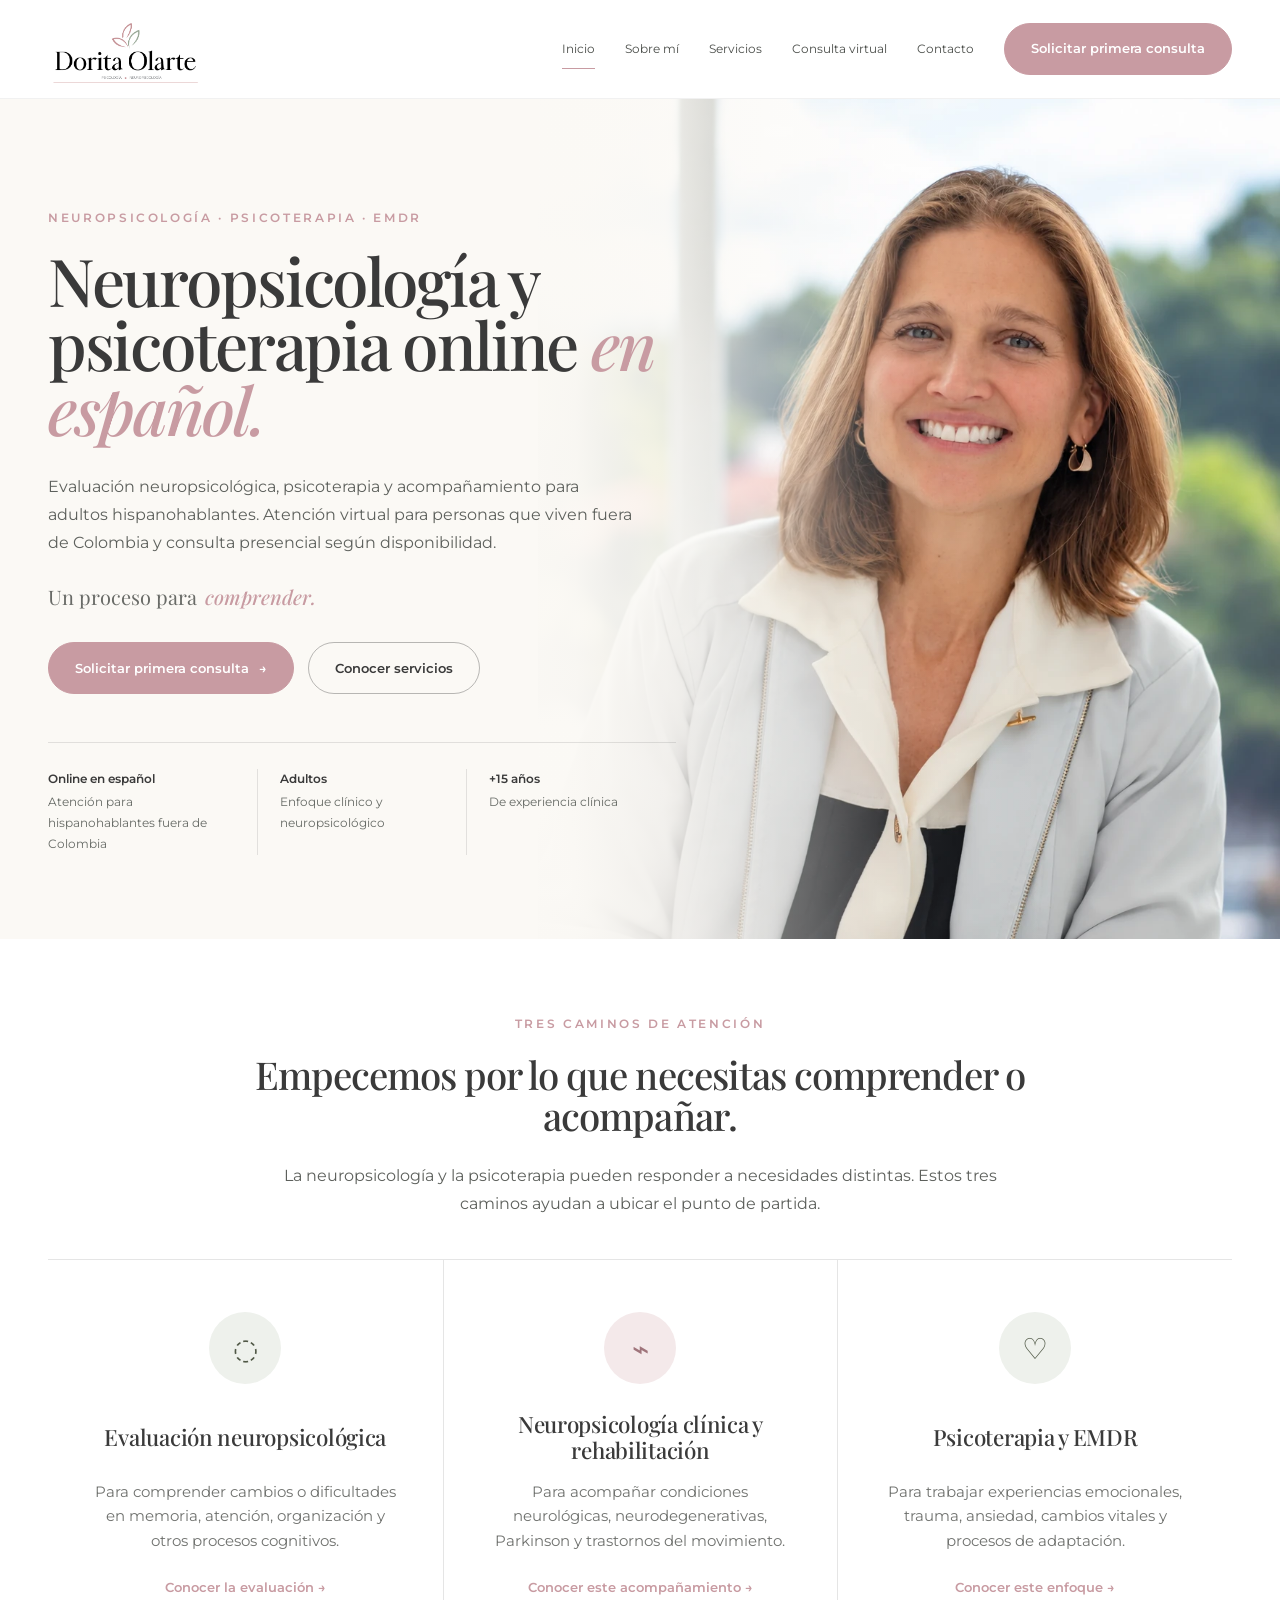
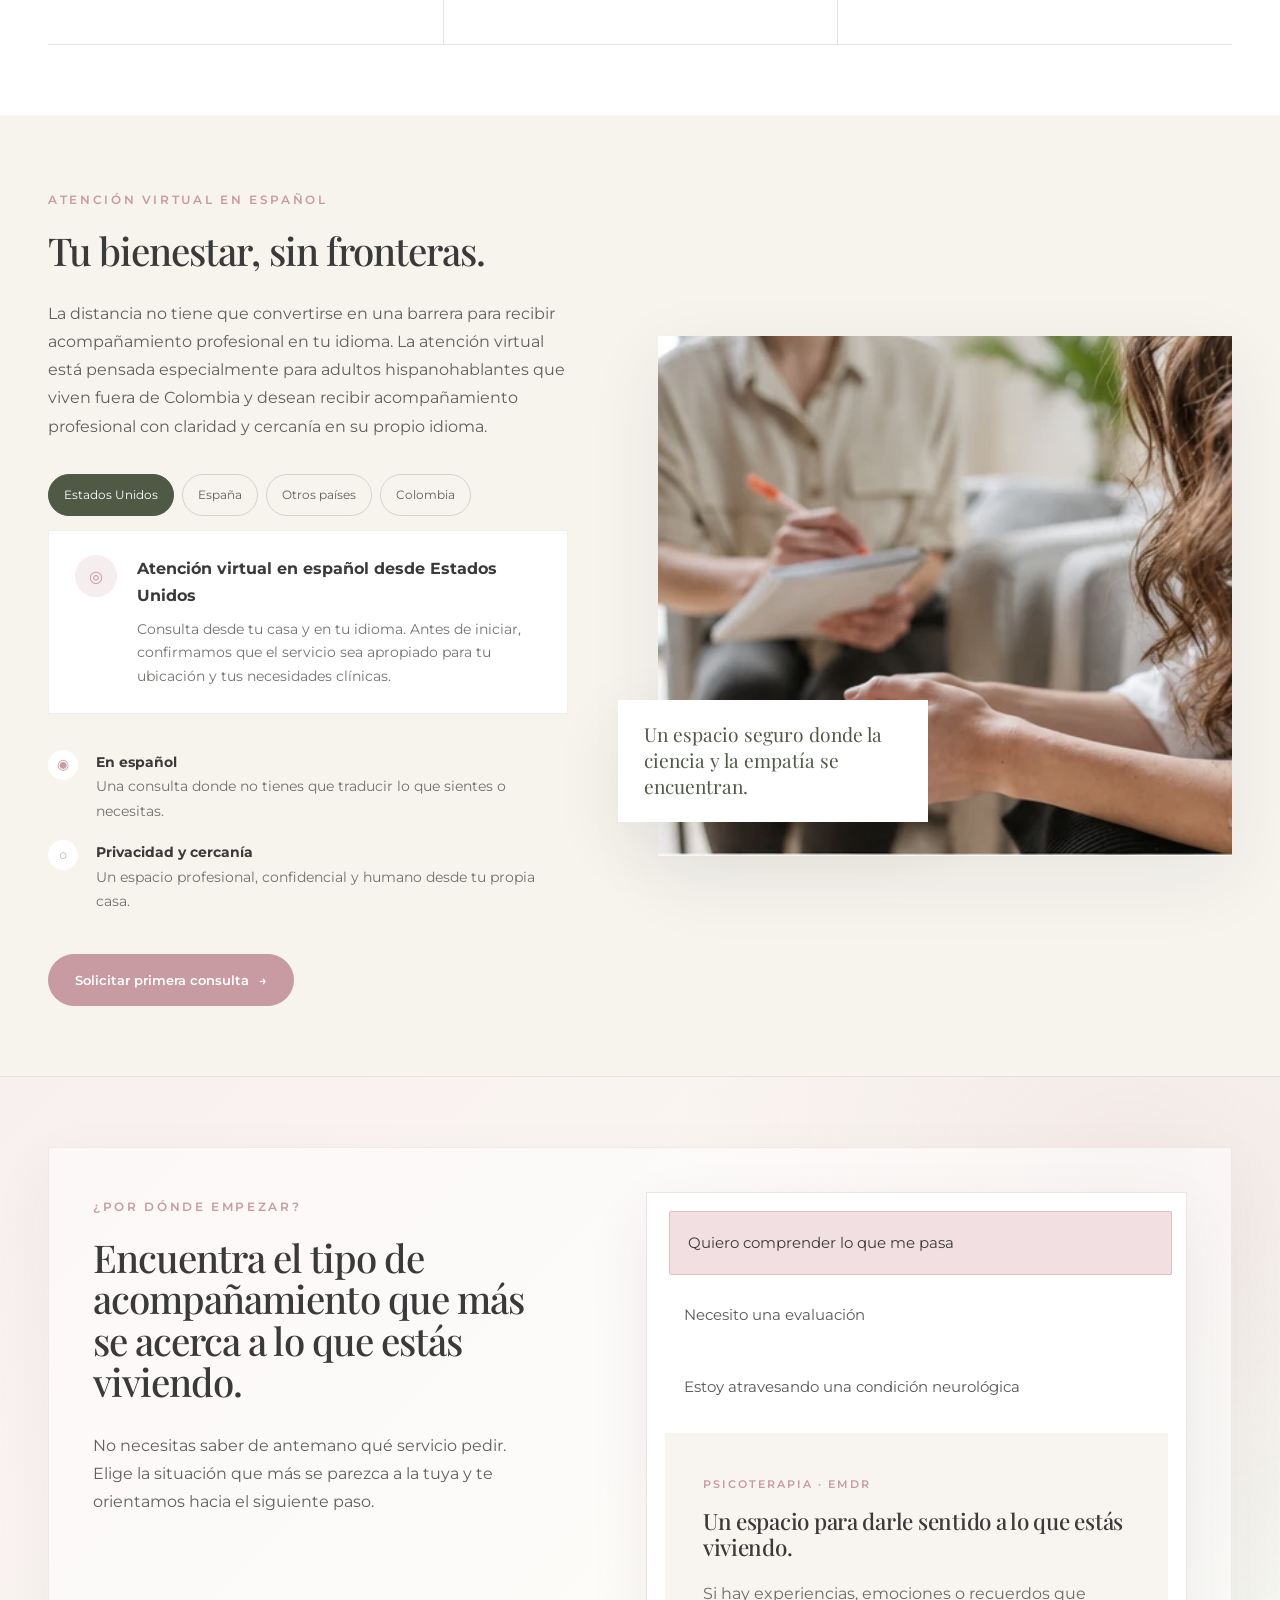
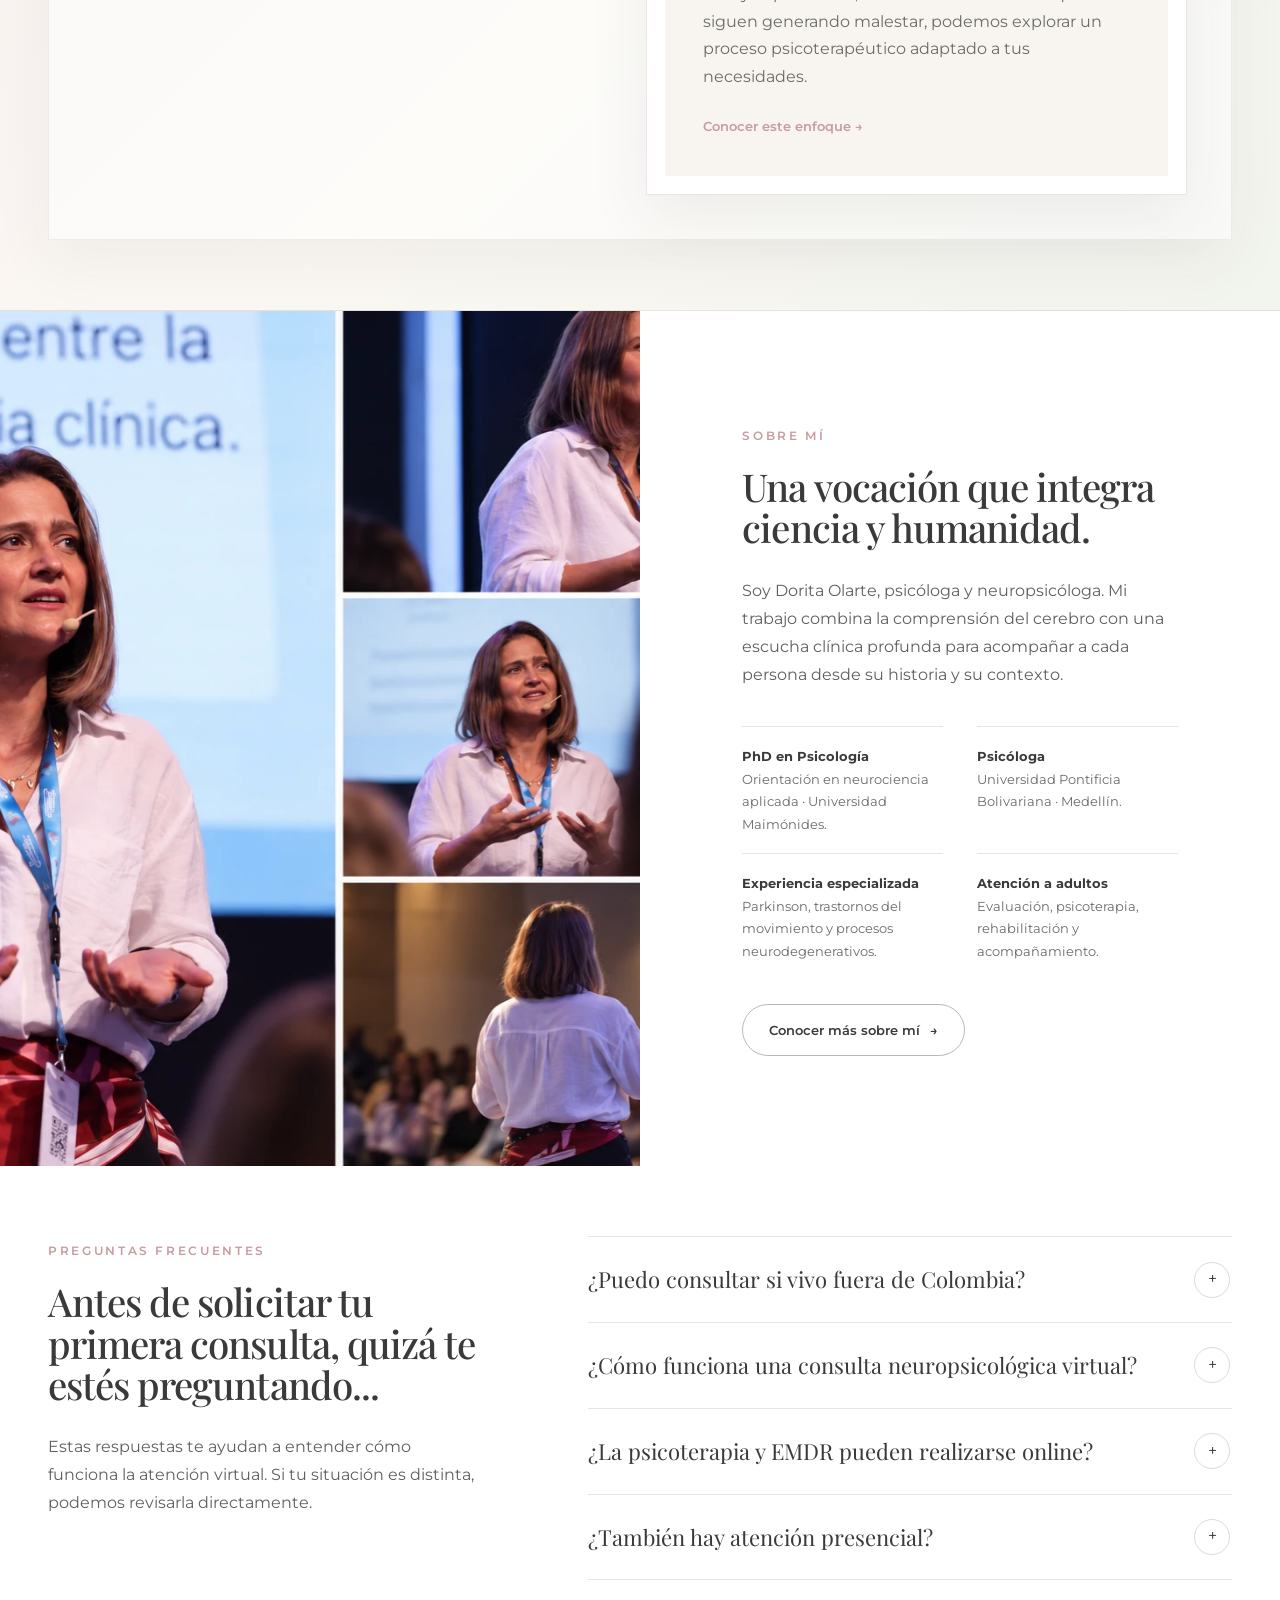
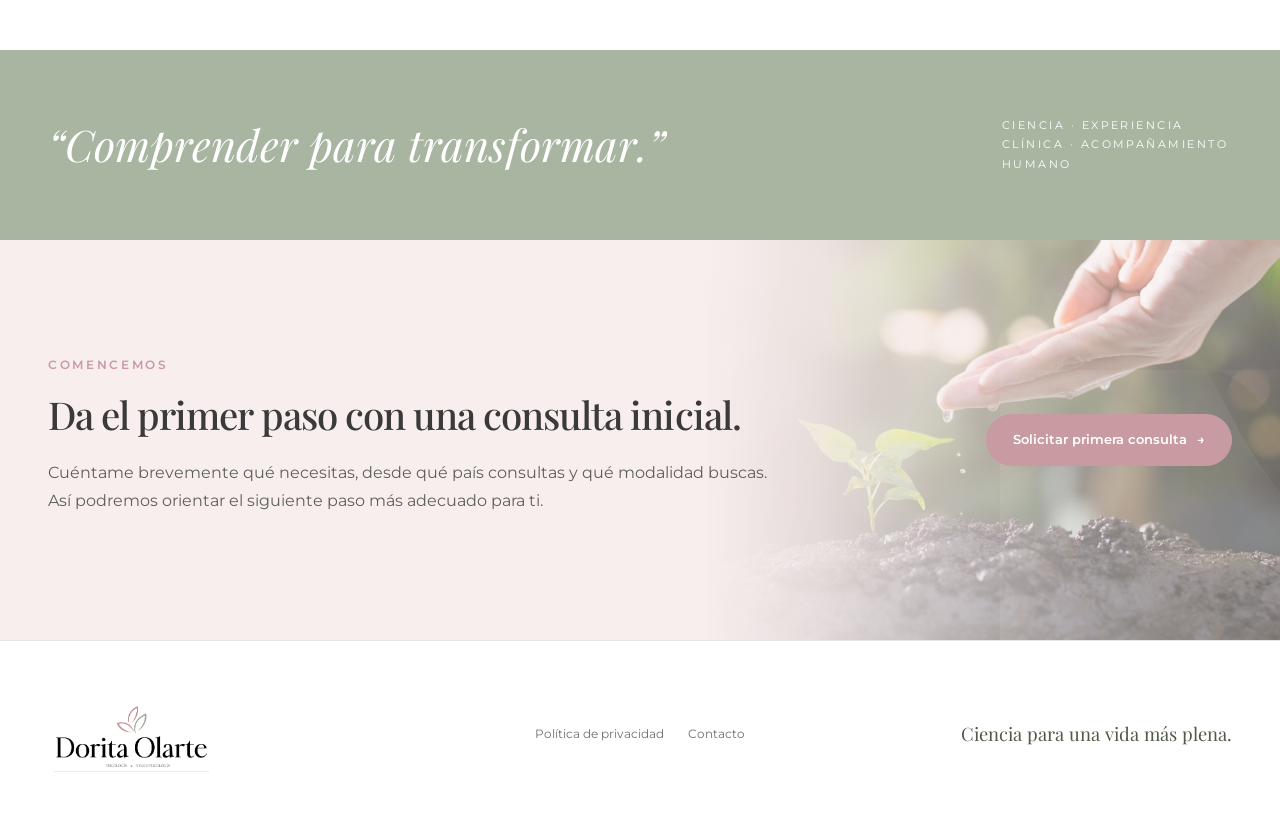
<file: index.html>
<!doctype html>
<html lang="es">
<head>
  <meta charset="utf-8">
  <meta name="viewport" content="width=device-width, initial-scale=1">
  <title>Dra. Dorita Olarte | Neuropsicología y psicoterapia online en español</title>
  <meta name="description" content="Neuropsicología clínica, psicoterapia y EMDR para adultos. Atención virtual en español para personas en Estados Unidos, España y otros países, además de consulta presencial en Colombia.">
  <link rel="icon" type="image/png" sizes="32x32" href="assets/images/favicon-32x32.png">
  <link rel="icon" type="image/png" sizes="16x16" href="assets/images/favicon-16x16.png">
  <link rel="shortcut icon" href="assets/images/favicon.ico">
  <link rel="apple-touch-icon" sizes="180x180" href="assets/images/apple-touch-icon.png">
  <link rel="stylesheet" href="assets/css/styles.css">
</head>
<body>
<header class="site-header">
  <div class="container header-inner">
    <a class="brand" href="./" aria-label="Dorita Olarte, inicio"><img src="assets/images/logo.png" alt="Dorita Olarte Psicología y Neuropsicología"></a>
    <button class="menu-toggle" aria-label="Abrir menú" aria-expanded="false">☰</button>
    <nav class="nav" aria-label="Navegación principal">
      <a href="./" aria-current="page">Inicio</a>
      <a href="sobre-mi/">Sobre mí</a>
      <a href="servicios/">Servicios</a>
      <a href="#consulta-virtual">Consulta virtual</a>
      <a href="contacto/">Contacto</a>
      <a class="btn" href="contacto/#agenda">Solicitar primera consulta</a>
    </nav>
  </div>
</header>

<main>
  <section class="home-hero">
    <div class="home-hero-photo" aria-hidden="true"></div>
    <div class="home-hero-fade" aria-hidden="true"></div>
    <div class="container">
      <div class="home-hero-copy fade-up">
        <span class="eyebrow">Neuropsicología · Psicoterapia · EMDR</span>
        <h1 class="display home-hero-title">Neuropsicología y psicoterapia online <em>en español.</em></h1>
        <p class="lead">Evaluación neuropsicológica, psicoterapia y acompañamiento para adultos hispanohablantes. Atención virtual para personas que viven fuera de Colombia y consulta presencial según disponibilidad.</p>
        <div class="hero-wordline" aria-live="polite"><span>Un proceso para</span> <strong id="hero-rotating-word">comprender.</strong></div>
        <div class="hero-actions">
          <a class="btn" href="contacto/#agenda">Solicitar primera consulta <span aria-hidden="true">→</span></a>
          <a class="btn btn-outline" href="servicios/">Conocer servicios</a>
        </div>
        <div class="trust-row" aria-label="Características de la atención">
          <div class="trust-item"><strong>Online en español</strong>Atención para hispanohablantes fuera de Colombia</div>
          <div class="trust-item"><strong>Adultos</strong>Enfoque clínico y neuropsicológico</div>
          <div class="trust-item"><strong>+15 años</strong>De experiencia clínica</div>
        </div>
      </div>
    </div>
    <div class="home-hero-mobile-photo" role="img" aria-label="Dra. Dorita Olarte"></div>
  </section>

  <section class="section bg-white home-services">
    <div class="container">
      <div class="section-heading center fade-up">
        <span class="eyebrow">Tres caminos de atención</span>
        <h2 class="h2">Empecemos por lo que necesitas comprender o acompañar.</h2>
        <p class="lead" style="margin:24px auto 0">La neuropsicología y la psicoterapia pueden responder a necesidades distintas. Estos tres caminos ayudan a ubicar el punto de partida.</p>
      </div>
      <div class="service-grid service-grid-three">
        <article class="service-card fade-up">
          <div class="service-icon">◌</div>
          <h3 class="h3">Evaluación neuropsicológica</h3>
          <p>Para comprender cambios o dificultades en memoria, atención, organización y otros procesos cognitivos.</p>
          <a class="text-link" href="servicios/#neuropsicologia">Conocer la evaluación →</a>
        </article>
        <article class="service-card fade-up">
          <div class="service-icon">⌁</div>
          <h3 class="h3">Neuropsicología clínica y rehabilitación</h3>
          <p>Para acompañar condiciones neurológicas, neurodegenerativas, Parkinson y trastornos del movimiento.</p>
          <a class="text-link" href="servicios/#neuropsicologia">Conocer este acompañamiento →</a>
        </article>
        <article class="service-card fade-up">
          <div class="service-icon">♡</div>
          <h3 class="h3">Psicoterapia y EMDR</h3>
          <p>Para trabajar experiencias emocionales, trauma, ansiedad, cambios vitales y procesos de adaptación.</p>
          <a class="text-link" href="servicios/#emdr">Conocer este enfoque →</a>
        </article>
      </div>
    </div>
  </section>

  <section class="section virtual-section" id="consulta-virtual">
    <div class="container virtual-grid">
      <div class="virtual-copy fade-up">
        <span class="eyebrow">Atención virtual en español</span>
        <h2 class="h2">Tu bienestar, sin fronteras.</h2>
        <p class="lead">La distancia no tiene que convertirse en una barrera para recibir acompañamiento profesional en tu idioma. La atención virtual está pensada especialmente para adultos hispanohablantes que viven fuera de Colombia y desean recibir acompañamiento profesional con claridad y cercanía en su propio idioma.</p>
        <div class="location-switcher" data-location-switcher>
          <div class="location-tabs" role="tablist" aria-label="Ubicación de consulta">
            <button type="button" class="location-tab active" role="tab" aria-selected="true" data-location-tab="usa">Estados Unidos</button>
            <button type="button" class="location-tab" role="tab" aria-selected="false" data-location-tab="espana">España</button>
            <button type="button" class="location-tab" role="tab" aria-selected="false" data-location-tab="otros">Otros países</button>
            <button type="button" class="location-tab" role="tab" aria-selected="false" data-location-tab="colombia">Colombia</button>
          </div>
          <div class="location-card" role="tabpanel" aria-live="polite">
            <div class="location-symbol">◎</div>
            <div>
              <strong data-location-title>Atención virtual en español desde Estados Unidos</strong>
              <p data-location-copy>Consulta desde tu casa y en tu idioma. Antes de iniciar, confirmamos que el servicio sea apropiado para tu ubicación y tus necesidades clínicas.</p>
            </div>
          </div>
        </div>
        <ul class="virtual-list">
          <li><span>◉</span><div><strong>En español</strong><br><span class="muted">Una consulta donde no tienes que traducir lo que sientes o necesitas.</span></div></li>
          <li><span>○</span><div><strong>Privacidad y cercanía</strong><br><span class="muted">Un espacio profesional, confidencial y humano desde tu propia casa.</span></div></li>
        </ul>
        <a class="btn" href="contacto/#agenda">Solicitar primera consulta <span aria-hidden="true">→</span></a>
      </div>
      <div class="virtual-image fade-up">
        <img src="assets/images/therapy-placeholder.webp" alt="Escena de conversación terapéutica en un espacio tranquilo" loading="lazy">
        <div class="virtual-note">Un espacio seguro donde la ciencia y la empatía se encuentran.</div>
      </div>
    </div>
  </section>

  <section class="section pathway-section pathway-highlight" id="orientacion">
    <div class="container pathway-grid">
      <div class="pathway-intro fade-up">
        <span class="eyebrow">¿Por dónde empezar?</span>
        <h2 class="h2">Encuentra el tipo de acompañamiento que más se acerca a lo que estás viviendo.</h2>
        <p class="lead">No necesitas saber de antemano qué servicio pedir. Elige la situación que más se parezca a la tuya y te orientamos hacia el siguiente paso.</p>
      </div>
      <div class="pathway-panel fade-up" data-pathway>
        <div class="pathway-tabs" role="tablist" aria-label="Motivos de consulta">
          <button type="button" class="pathway-tab active" role="tab" aria-selected="true" data-path="comprender">Quiero comprender lo que me pasa</button>
          <button type="button" class="pathway-tab" role="tab" aria-selected="false" data-path="evaluacion">Necesito una evaluación</button>
          <button type="button" class="pathway-tab" role="tab" aria-selected="false" data-path="neurologico">Estoy atravesando una condición neurológica</button>
        </div>
        <div class="pathway-result" role="tabpanel" aria-live="polite">
          <span class="pathway-kicker">Psicoterapia · EMDR</span>
          <h3 class="h3" data-path-title>Un espacio para darle sentido a lo que estás viviendo.</h3>
          <p data-path-copy>Si hay experiencias, emociones o recuerdos que siguen generando malestar, podemos explorar un proceso psicoterapéutico adaptado a tus necesidades.</p>
          <a class="text-link" data-path-link href="servicios/#emdr">Conocer este enfoque →</a>
        </div>
      </div>
    </div>
  </section>

  <section class="story-section">
    <div class="story-visual parallax-media"><img src="assets/images/dorita-speaking-collage.webp" alt="Dra. Dorita Olarte durante una conferencia profesional" loading="lazy"></div>
    <div class="story-copy">
      <div class="story-copy-inner fade-up">
        <span class="eyebrow">Sobre mí</span>
        <h2 class="h2">Una vocación que integra ciencia y humanidad.</h2>
        <p class="lead">Soy Dorita Olarte, psicóloga y neuropsicóloga. Mi trabajo combina la comprensión del cerebro con una escucha clínica profunda para acompañar a cada persona desde su historia y su contexto.</p>
        <div class="credentials-mini">
          <div class="credential-mini"><strong>PhD en Psicología</strong><br>Orientación en neurociencia aplicada · Universidad Maimónides.</div>
          <div class="credential-mini"><strong>Psicóloga</strong><br>Universidad Pontificia Bolivariana · Medellín.</div>
          <div class="credential-mini"><strong>Experiencia especializada</strong><br>Parkinson, trastornos del movimiento y procesos neurodegenerativos.</div>
          <div class="credential-mini"><strong>Atención a adultos</strong><br>Evaluación, psicoterapia, rehabilitación y acompañamiento.</div>
        </div>
        <a class="btn btn-outline" href="sobre-mi/">Conocer más sobre mí <span aria-hidden="true">→</span></a>
      </div>
    </div>
  </section>


  <section class="section faq-section">
    <div class="container faq-grid">
      <div class="faq-intro fade-up">
        <span class="eyebrow">Preguntas frecuentes</span>
        <h2 class="h2">Antes de solicitar tu primera consulta, quizá te estés preguntando...</h2>
        <p class="lead">Estas respuestas te ayudan a entender cómo funciona la atención virtual. Si tu situación es distinta, podemos revisarla directamente.</p>
      </div>
      <div class="faq-list fade-up">
        <details>
          <summary>¿Puedo consultar si vivo fuera de Colombia?</summary>
          <p>Sí. La atención virtual está dirigida especialmente a adultos hispanohablantes que viven en otros países. Antes de iniciar se confirma la pertinencia del servicio según tu ubicación y el motivo de consulta.</p>
        </details>
        <details>
          <summary>¿Cómo funciona una consulta neuropsicológica virtual?</summary>
          <p>El proceso comienza con una entrevista clínica y una revisión de tus necesidades. Según el objetivo de consulta, Dorita te explicará qué partes del proceso pueden realizarse virtualmente y si se requiere alguna valoración adicional.</p>
        </details>
        <details>
          <summary>¿La psicoterapia y EMDR pueden realizarse online?</summary>
          <p>En muchos casos sí, siempre que la modalidad virtual sea clínicamente adecuada. La primera conversación permite revisar tu situación y definir el enfoque más conveniente.</p>
        </details>
        <details>
          <summary>¿También hay atención presencial?</summary>
          <p>Sí. La atención presencial continúa disponible en Colombia. En el formulario de contacto puedes indicar la modalidad que prefieres.</p>
        </details>
      </div>
    </div>
  </section>

  <section class="quote-band">
    <div class="container quote-inner fade-up">
      <blockquote>“Comprender para transformar.”</blockquote>
      <div class="small">Ciencia · experiencia clínica · acompañamiento humano</div>
    </div>
  </section>

  <section class="section cta-panel">
    <div class="container cta-grid fade-up">
      <div class="cta-copy">
        <span class="eyebrow">Comencemos</span>
        <h2 class="h2">Da el primer paso con una consulta inicial.</h2>
        <p class="lead">Cuéntame brevemente qué necesitas, desde qué país consultas y qué modalidad buscas. Así podremos orientar el siguiente paso más adecuado para ti.</p>
      </div>
      <a class="btn" href="contacto/#agenda">Solicitar primera consulta <span aria-hidden="true">→</span></a>
    </div>
  </section>
</main>

<footer class="site-footer">
  <div class="container footer-grid">
    <a class="footer-logo" href="./"><img src="assets/images/logo.png" alt="Dorita Olarte"></a>
    <div class="footer-links"><a href="privacidad/">Política de privacidad</a><a href="contacto/">Contacto</a></div>
    <div class="footer-note">Ciencia para una vida más plena.</div>
  </div>
</footer>
<script src="assets/js/config.js"></script><script src="assets/js/main.js"></script>
</body>
</html>
</file>
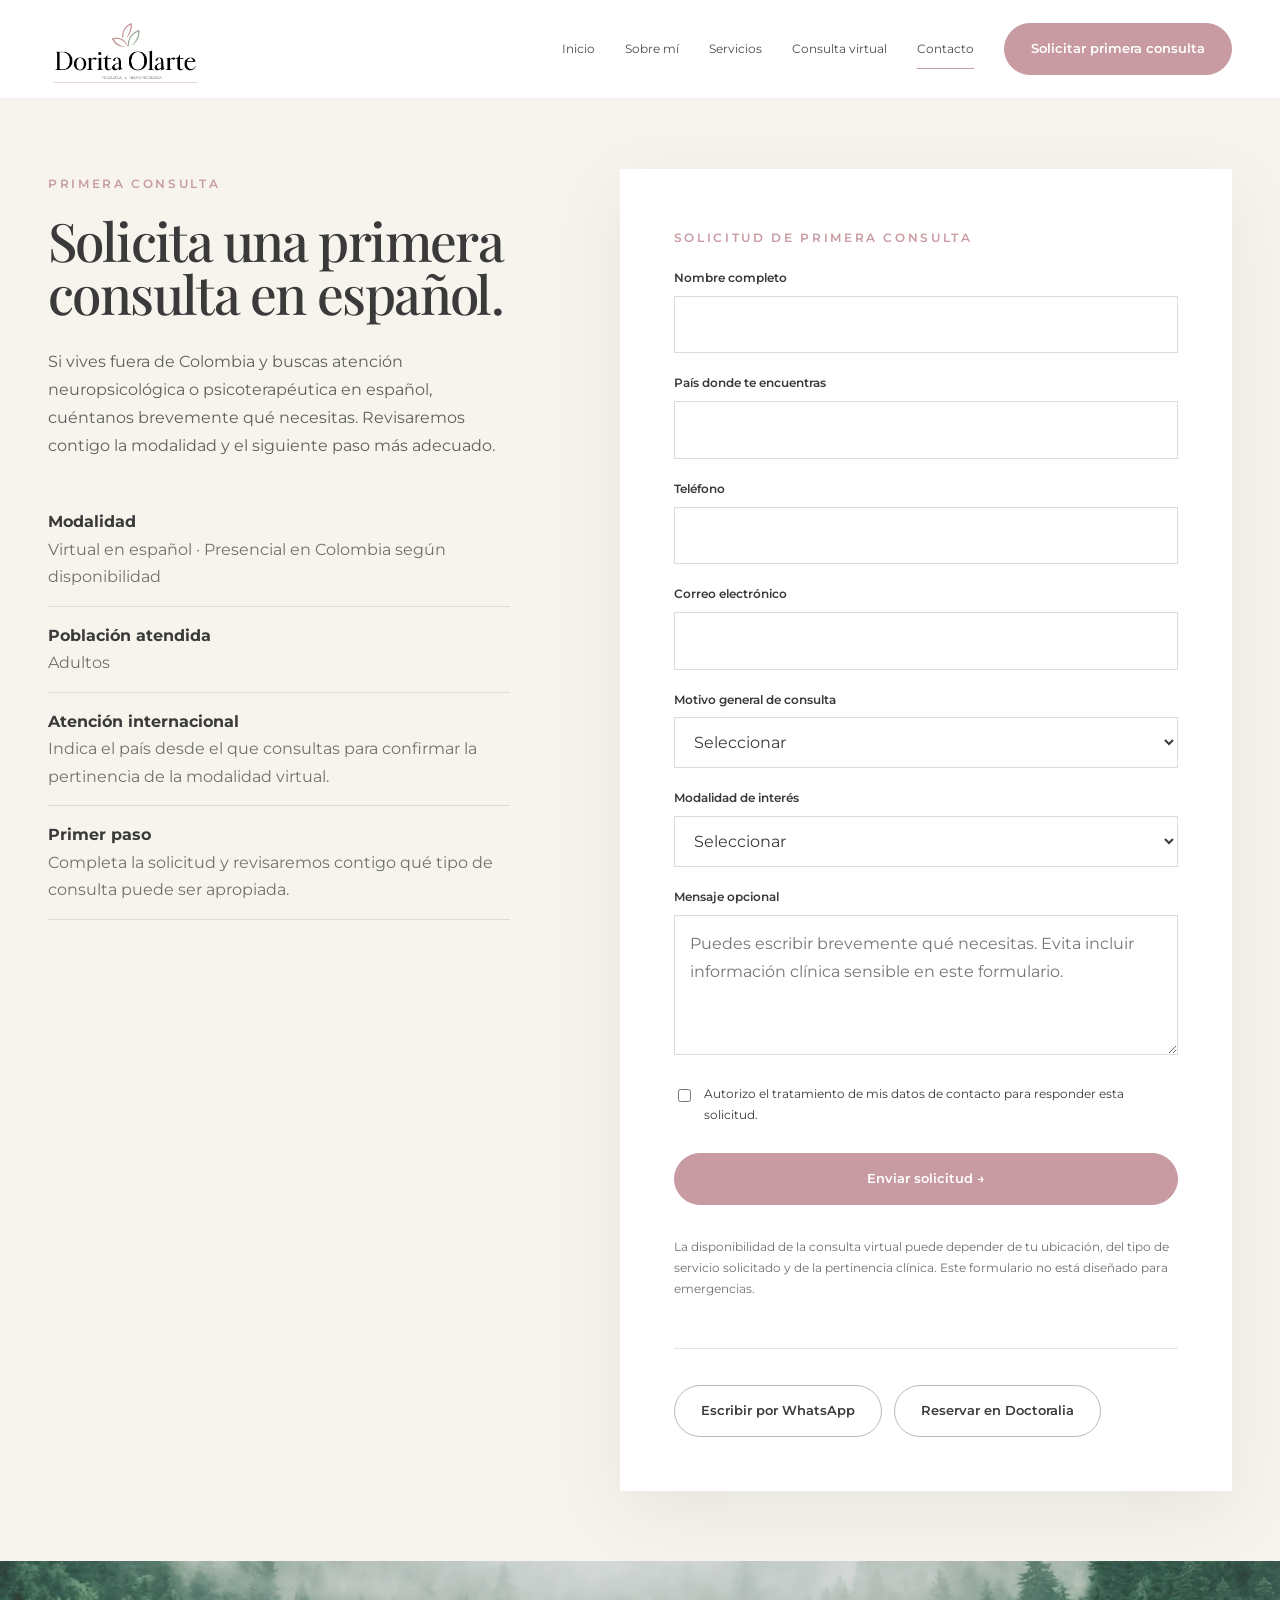
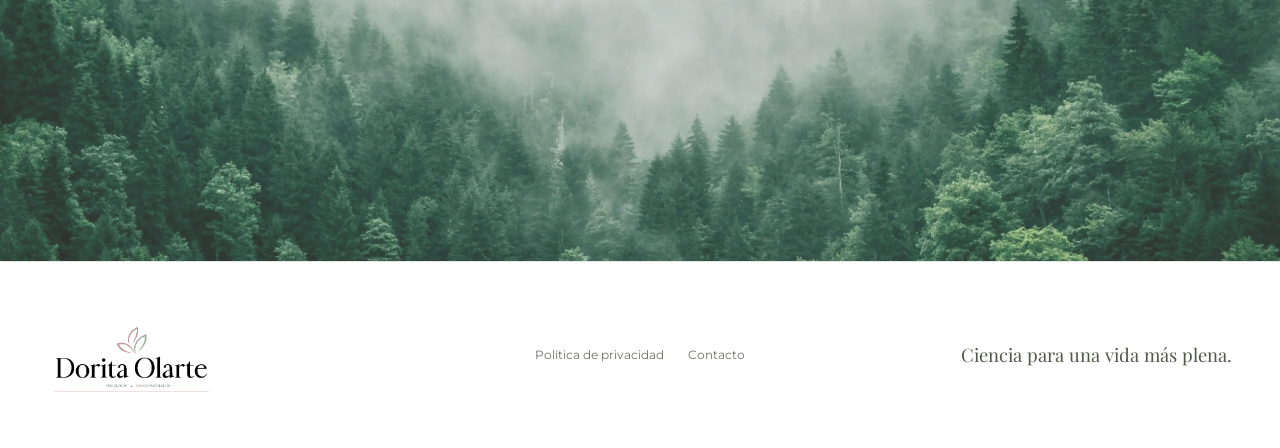
<file: contacto/index.html>
<!doctype html>
<html lang="es">
<head>
  <meta charset="utf-8">
  <meta name="viewport" content="width=device-width, initial-scale=1">
  <title>Consulta virtual en español | Contacto | Dra. Dorita Olarte</title>
  <meta name="description" content="Solicita una consulta virtual en español con la Dra. Dorita Olarte o pregunta por disponibilidad de atención presencial en Colombia.">
  <link rel="icon" type="image/png" sizes="32x32" href="../assets/images/favicon-32x32.png">
  <link rel="icon" type="image/png" sizes="16x16" href="../assets/images/favicon-16x16.png">
  <link rel="shortcut icon" href="../assets/images/favicon.ico">
  <link rel="apple-touch-icon" sizes="180x180" href="../assets/images/apple-touch-icon.png">
  <link rel="stylesheet" href="../assets/css/styles.css">
</head>
<body>
<header class="site-header"><div class="container header-inner">
  <a class="brand" href="../"><img src="../assets/images/logo.png" alt="Dorita Olarte Psicología y Neuropsicología"></a>
  <button class="menu-toggle" aria-label="Abrir menú" aria-expanded="false">☰</button>
  <nav class="nav" aria-label="Navegación principal"><a href="../">Inicio</a><a href="../sobre-mi/">Sobre mí</a><a href="../servicios/">Servicios</a><a href="../#consulta-virtual">Consulta virtual</a><a href="./" aria-current="page">Contacto</a><a class="btn" href="#agenda">Solicitar primera consulta</a></nav>
</div></header>

<main>
  <section class="section contact-hero">
    <div class="container contact-grid">
      <div class="contact-info fade-up">
        <span class="eyebrow">Primera consulta</span>
        <h1 class="h1">Solicita una primera consulta en español.</h1>
        <p class="lead">Si vives fuera de Colombia y buscas atención neuropsicológica o psicoterapéutica en español, cuéntanos brevemente qué necesitas. Revisaremos contigo la modalidad y el siguiente paso más adecuado.</p>
        <ul class="contact-list">
          <li><strong>Modalidad</strong><br><span class="muted">Virtual en español · Presencial en Colombia según disponibilidad</span></li>
          <li><strong>Población atendida</strong><br><span class="muted">Adultos</span></li>
          <li><strong>Atención internacional</strong><br><span class="muted">Indica el país desde el que consultas para confirmar la pertinencia de la modalidad virtual.</span></li>
          <li><strong>Primer paso</strong><br><span class="muted">Completa la solicitud y revisaremos contigo qué tipo de consulta puede ser apropiada.</span></li>
        </ul>
      </div>

      <div class="contact-card fade-up" id="agenda">
        <span class="eyebrow">Solicitud de primera consulta</span>
        <form id="contact-form" class="form-grid">
          <div><label for="nombre">Nombre completo</label><input id="nombre" name="nombre" required autocomplete="name"></div>
          <div><label for="pais">País donde te encuentras</label><input id="pais" name="pais" required autocomplete="country-name"></div>
          <div><label for="telefono">Teléfono</label><input id="telefono" name="telefono" required autocomplete="tel"></div>
          <div><label for="email">Correo electrónico</label><input id="email" name="email" type="email" required autocomplete="email"></div>
          <div><label for="motivo">Motivo general de consulta</label><select id="motivo" name="motivo" required><option value="">Seleccionar</option><option>Evaluación neuropsicológica</option><option>Neuropsicología clínica / rehabilitación</option><option>Psicoterapia / EMDR</option><option>Orientación inicial</option><option>Otro</option></select></div>
          <div><label for="modalidad">Modalidad de interés</label><select id="modalidad" name="modalidad" required><option value="">Seleccionar</option><option>Consulta virtual</option><option>Consulta presencial en Colombia</option><option>No estoy segura/o</option></select></div>
          <div><label for="mensaje">Mensaje opcional</label><textarea id="mensaje" name="mensaje" placeholder="Puedes escribir brevemente qué necesitas. Evita incluir información clínica sensible en este formulario."></textarea></div>
          <label style="display:flex;gap:10px;align-items:flex-start;font-weight:400"><input type="checkbox" required style="width:auto;margin-top:5px"> <span>Autorizo el tratamiento de mis datos de contacto para responder esta solicitud.</span></label>
          <button class="btn" type="submit">Enviar solicitud →</button>
          <p class="form-note">La disponibilidad de la consulta virtual puede depender de tu ubicación, del tipo de servicio solicitado y de la pertinencia clínica. Este formulario no está diseñado para emergencias.</p>
          <p id="form-status" class="form-note" hidden></p>
        </form>
        <div class="rule" style="margin:36px 0"></div>
        <a class="btn btn-outline" data-whatsapp href="#" hidden>Escribir por WhatsApp</a>
        <a class="btn btn-outline" data-doctoralia href="#" hidden style="margin-left:8px">Reservar en Doctoralia</a>
      </div>
    </div>
  </section>
  <section class="contact-banner" aria-label="Imagen de cierre"></section>
</main>

<footer class="site-footer"><div class="container footer-grid"><a class="footer-logo" href="../"><img src="../assets/images/logo.png" alt="Dorita Olarte"></a><div class="footer-links"><a href="../privacidad/">Política de privacidad</a><a href="./">Contacto</a></div><div class="footer-note">Ciencia para una vida más plena.</div></div></footer>
<script src="../assets/js/config.js"></script><script src="../assets/js/main.js"></script>
</body></html>
</file>
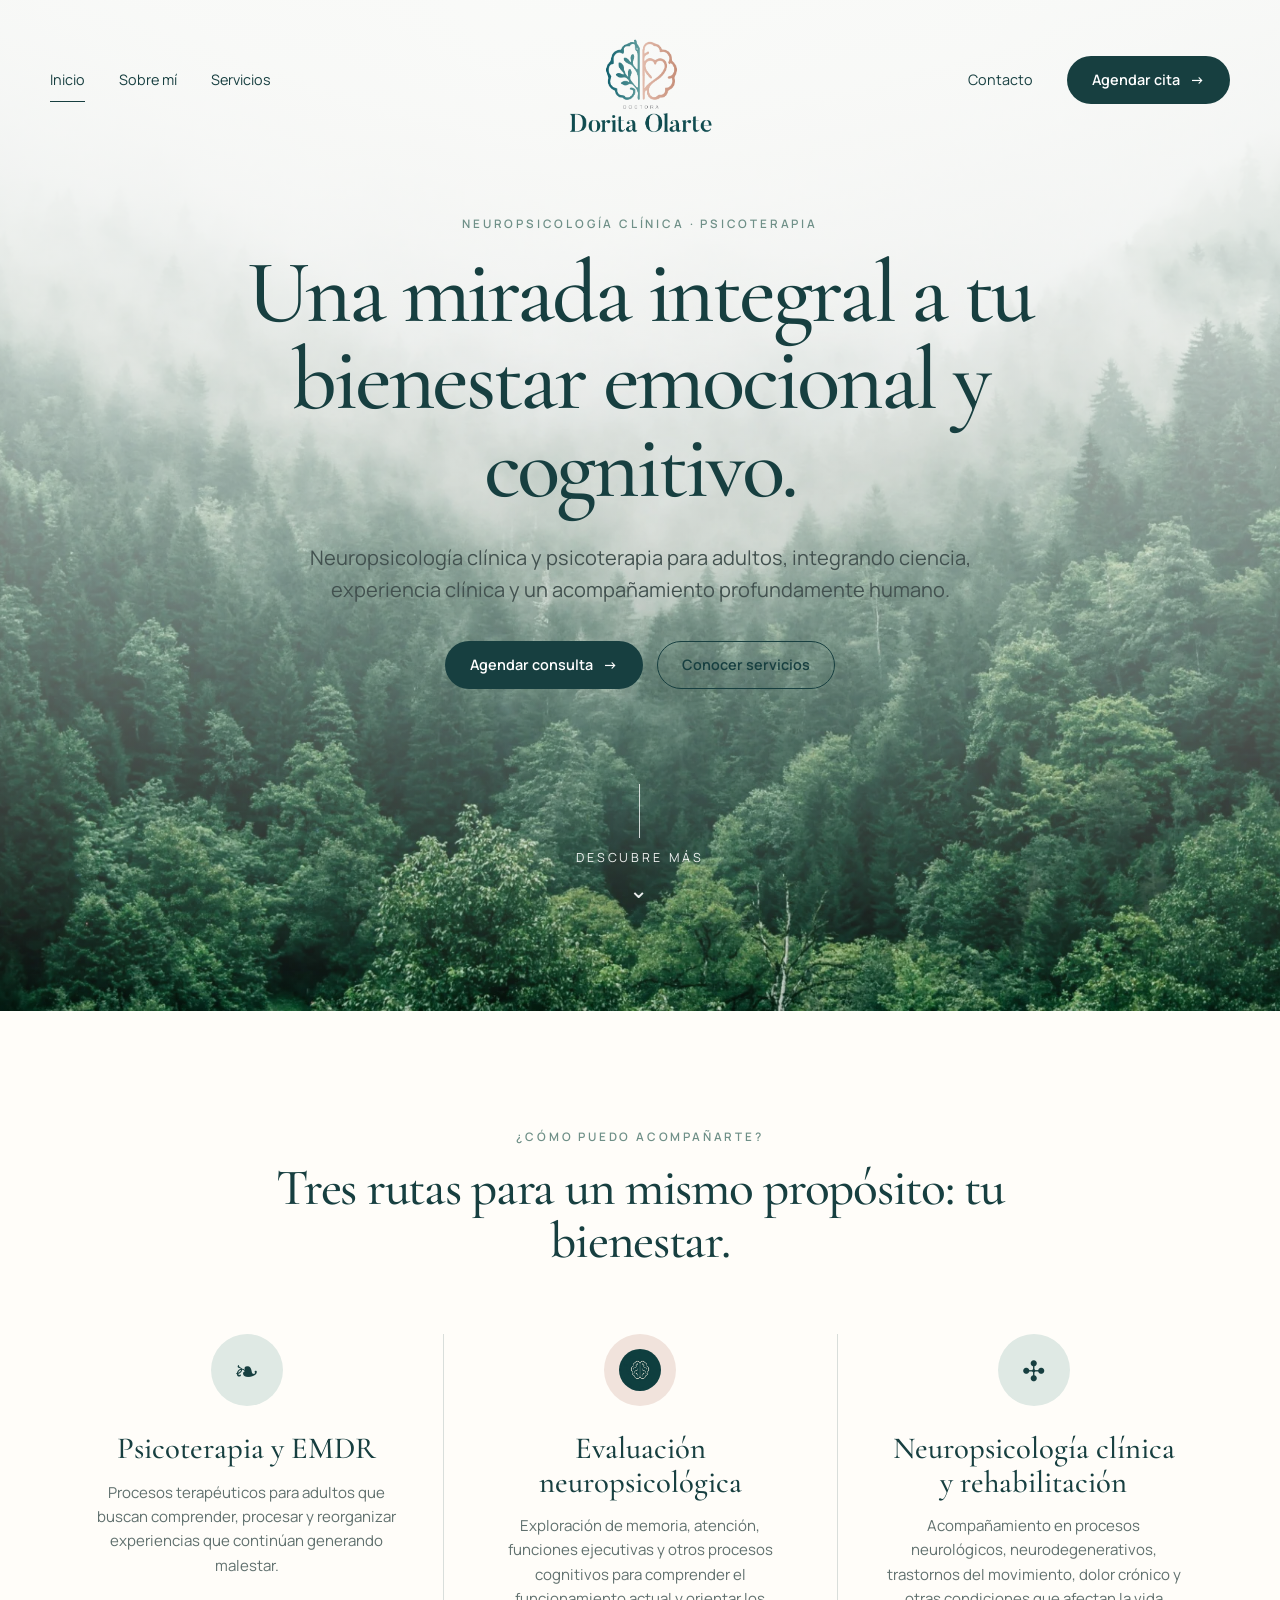
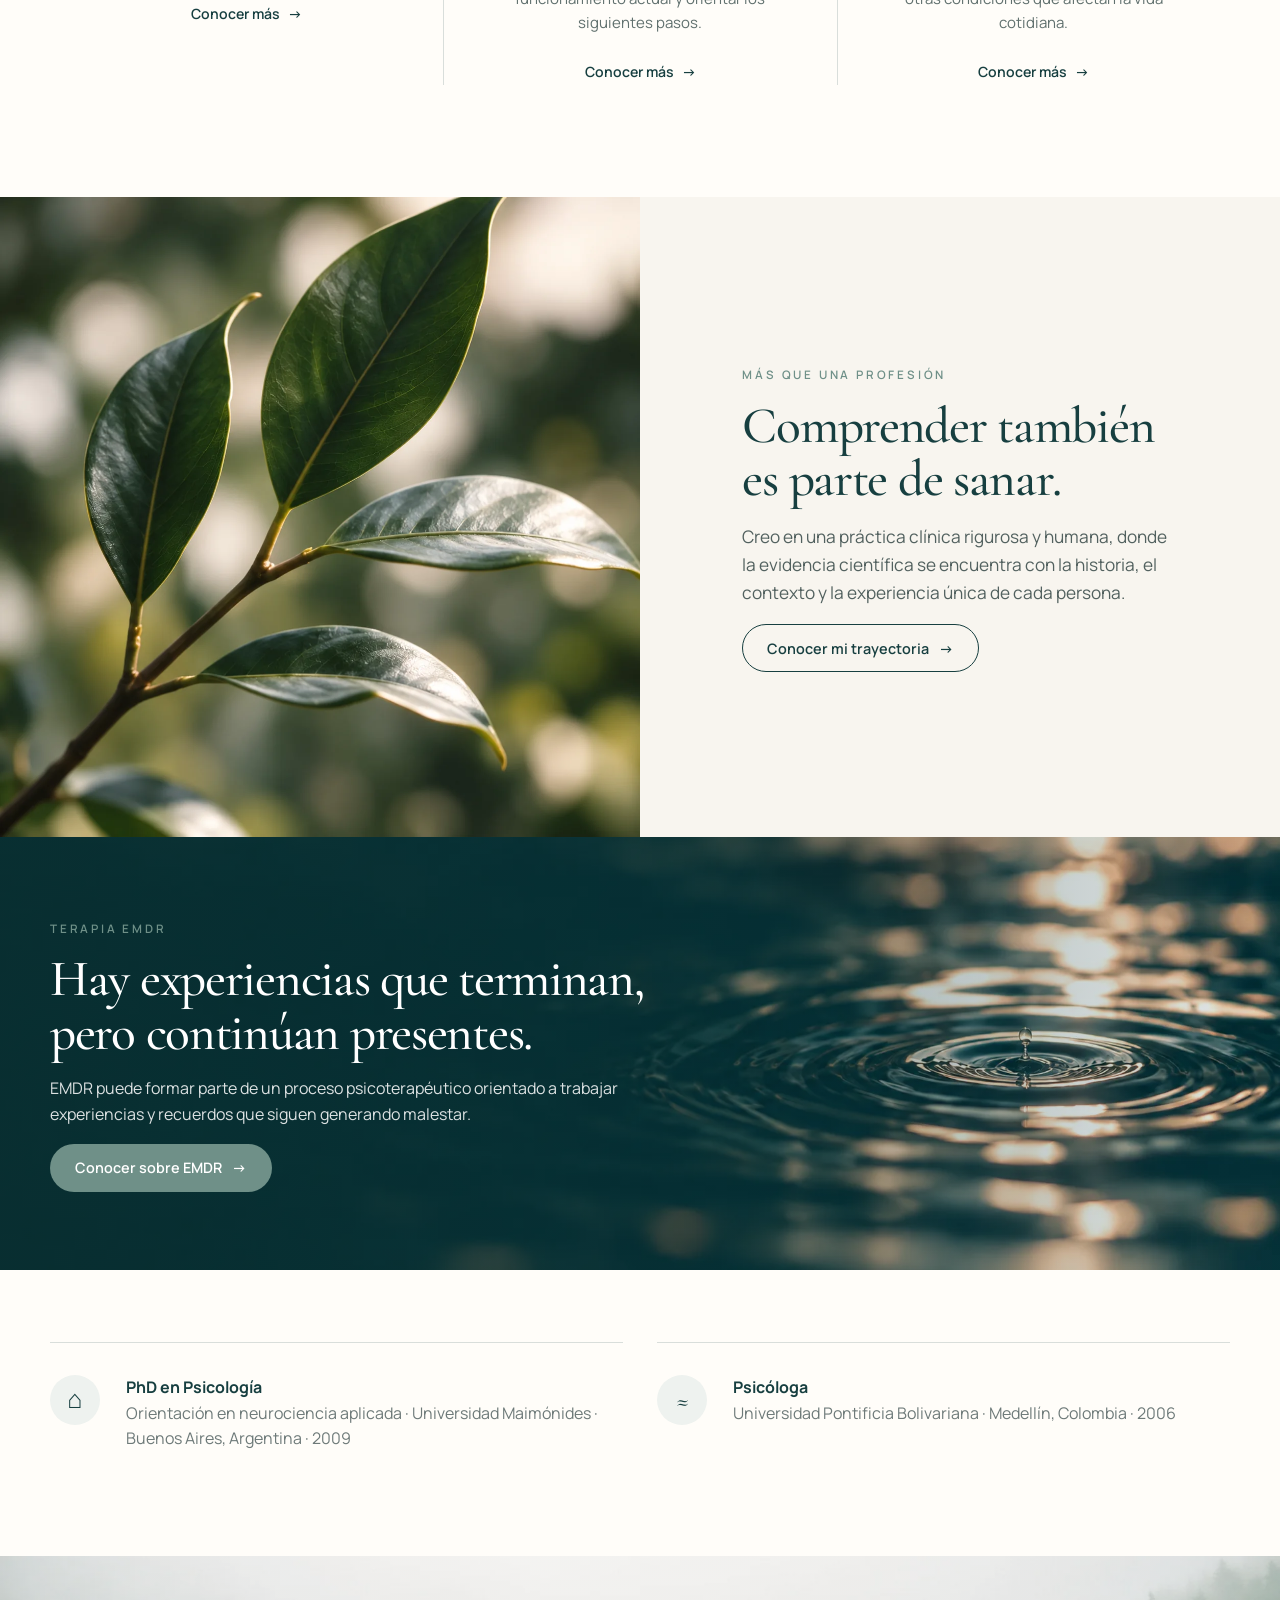
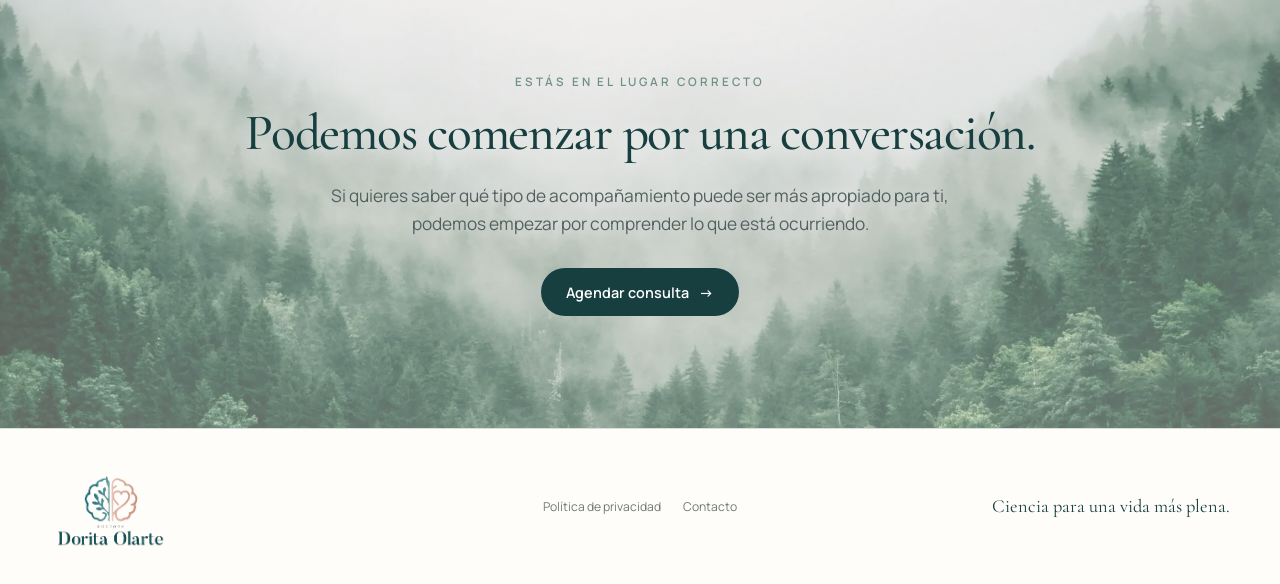
<file: dorita-website 5/index.html>
<!doctype html>
<html lang="es">
<head>
  <meta charset="utf-8">
  <meta name="viewport" content="width=device-width, initial-scale=1">
  <title>Dra. Dorita Olarte | Neuropsicología y psicoterapia para adultos</title>
  <meta name="description" content="Neuropsicología clínica y psicoterapia para adultos en Rionegro, Antioquia. Evaluación neuropsicológica, rehabilitación y abordaje psicoterapéutico con enfoque humano y basado en evidencia.">
  <link rel="icon" type="image/png" href="assets/images/favicon.png">
  <link rel="stylesheet" href="assets/css/styles.css">
</head>
<body>
<header class="site-header site-header-home">
  <div class="container header-home-shell">
    <button class="menu-toggle" aria-label="Abrir menú" aria-expanded="false">☰</button>
    <nav class="nav nav-home" aria-label="Navegación principal">
      <div class="nav-group nav-group-left">
        <a href="./" aria-current="page">Inicio</a>
        <a href="sobre-mi/">Sobre mí</a>
        <a href="servicios/">Servicios</a>
      </div>
      <a class="brand brand-home" href="./" aria-label="Dra. Dorita Olarte, inicio"><img src="assets/images/logo.png" alt="Doctora Dorita Olarte Neuropsicóloga"></a>
      <div class="nav-group nav-group-right">
        <a href="contacto/">Contacto</a>
        <a class="btn" href="contacto/">Agendar cita <span aria-hidden="true">→</span></a>
      </div>
    </nav>
  </div>
</header>

<main>
  <section class="hero hero-home-centered">
    <div class="hero-home-overlay" aria-hidden="true"></div>
    <div class="container hero-home-content fade-up">
      <span class="eyebrow">Neuropsicología clínica · Psicoterapia</span>
      <h1 class="display hero-home-title">Una mirada integral a tu bienestar emocional y cognitivo.</h1>
      <p class="lead hero-home-lead">Neuropsicología clínica y psicoterapia para adultos, integrando ciencia, experiencia clínica y un acompañamiento profundamente humano.</p>
      <div class="hero-actions hero-home-actions">
        <a class="btn" href="contacto/">Agendar consulta <span aria-hidden="true">→</span></a>
        <a class="btn btn-outline" href="servicios/">Conocer servicios</a>
      </div>
      <div class="scroll-cue" aria-hidden="true">
        <span class="scroll-line"></span>
        <span class="scroll-text">Descubre más</span>
        <span class="scroll-arrow">⌄</span>
      </div>
    </div>
  </section>

  <section class="section routes">
    <div class="container">
      <div class="routes-title fade-up">
        <span class="eyebrow">¿Cómo puedo acompañarte?</span>
        <h2 class="h2">Tres rutas para un mismo propósito: tu bienestar.</h2>
      </div>
      <div class="route-grid">
        <article class="route fade-up">
          <div class="route-icon"><span aria-hidden="true" style="font-size:1.9rem;color:var(--ink)">❧</span></div>
          <h3 class="h3">Psicoterapia y EMDR</h3>
          <p>Procesos terapéuticos para adultos que buscan comprender, procesar y reorganizar experiencias que continúan generando malestar.</p>
          <a class="text-link" href="servicios/#emdr">Conocer más <span aria-hidden="true">→</span></a>
        </article>
        <article class="route fade-up">
          <div class="route-icon"><img src="assets/images/brain-icon.webp" alt="" aria-hidden="true"></div>
          <h3 class="h3">Evaluación neuropsicológica</h3>
          <p>Exploración de memoria, atención, funciones ejecutivas y otros procesos cognitivos para comprender el funcionamiento actual y orientar los siguientes pasos.</p>
          <a class="text-link" href="servicios/#neuropsicologia">Conocer más <span aria-hidden="true">→</span></a>
        </article>
        <article class="route fade-up">
          <div class="route-icon"><span aria-hidden="true" style="font-size:1.75rem;color:var(--ink)">✣</span></div>
          <h3 class="h3">Neuropsicología clínica y rehabilitación</h3>
          <p>Acompañamiento en procesos neurológicos, neurodegenerativos, trastornos del movimiento, dolor crónico y otras condiciones que afectan la vida cotidiana.</p>
          <a class="text-link" href="servicios/#experiencia">Conocer más <span aria-hidden="true">→</span></a>
        </article>
      </div>
    </div>
  </section>

  <section class="split bg-cream">
    <div class="split-image"><img src="assets/images/leaves-closeup.webp" alt="Hojas verdes iluminadas por luz natural" loading="lazy"></div>
    <div class="split-copy">
      <div class="split-copy-inner fade-up">
        <span class="eyebrow">Más que una profesión</span>
        <h2 class="h2">Comprender también es parte de sanar.</h2>
        <p class="lead">Creo en una práctica clínica rigurosa y humana, donde la evidencia científica se encuentra con la historia, el contexto y la experiencia única de cada persona.</p>
        <a class="btn btn-outline" href="sobre-mi/">Conocer mi trayectoria <span aria-hidden="true">→</span></a>
      </div>
    </div>
  </section>

  <section class="image-banner" style="background-image:url('assets/images/emdr-ripples.webp')">
    <div class="container">
      <div class="image-banner-copy fade-up">
        <span class="eyebrow">Terapia EMDR</span>
        <h2 class="h2">Hay experiencias que terminan, pero continúan presentes.</h2>
        <p>EMDR puede formar parte de un proceso psicoterapéutico orientado a trabajar experiencias y recuerdos que siguen generando malestar.</p>
        <a class="btn" style="background:#6f9088" href="servicios/#emdr">Conocer sobre EMDR <span aria-hidden="true">→</span></a>
      </div>
    </div>
  </section>

  <section class="section-sm">
    <div class="container credentials">
      <div class="credential fade-up">
        <div class="credential-icon" aria-hidden="true">⌂</div>
        <div><strong>PhD en Psicología</strong><br><span class="muted">Orientación en neurociencia aplicada · Universidad Maimónides · Buenos Aires, Argentina · 2009</span></div>
      </div>
      <div class="credential fade-up">
        <div class="credential-icon" aria-hidden="true">≈</div>
        <div><strong>Psicóloga</strong><br><span class="muted">Universidad Pontificia Bolivariana · Medellín, Colombia · 2006</span></div>
      </div>
    </div>
  </section>

  <section class="section cta cta-home">
    <div class="narrow fade-up">
      <span class="eyebrow">Estás en el lugar correcto</span>
      <h2 class="h2">Podemos comenzar por una conversación.</h2>
      <p class="lead" style="margin:22px auto 30px">Si quieres saber qué tipo de acompañamiento puede ser más apropiado para ti, podemos empezar por comprender lo que está ocurriendo.</p>
      <a class="btn" href="contacto/">Agendar consulta <span aria-hidden="true">→</span></a>
    </div>
  </section>
</main>

<footer class="site-footer">
  <div class="container footer-grid">
    <a class="footer-logo" href="./"><img src="assets/images/logo.png" alt="Dra. Dorita Olarte"></a>
    <div class="footer-links"><a href="privacidad/">Política de privacidad</a><a href="contacto/">Contacto</a></div>
    <div class="footer-note">Ciencia para una vida más plena.</div>
  </div>
</footer>
<script src="assets/js/config.js"></script>
<script src="assets/js/main.js"></script>
</body>
</html>
</file>
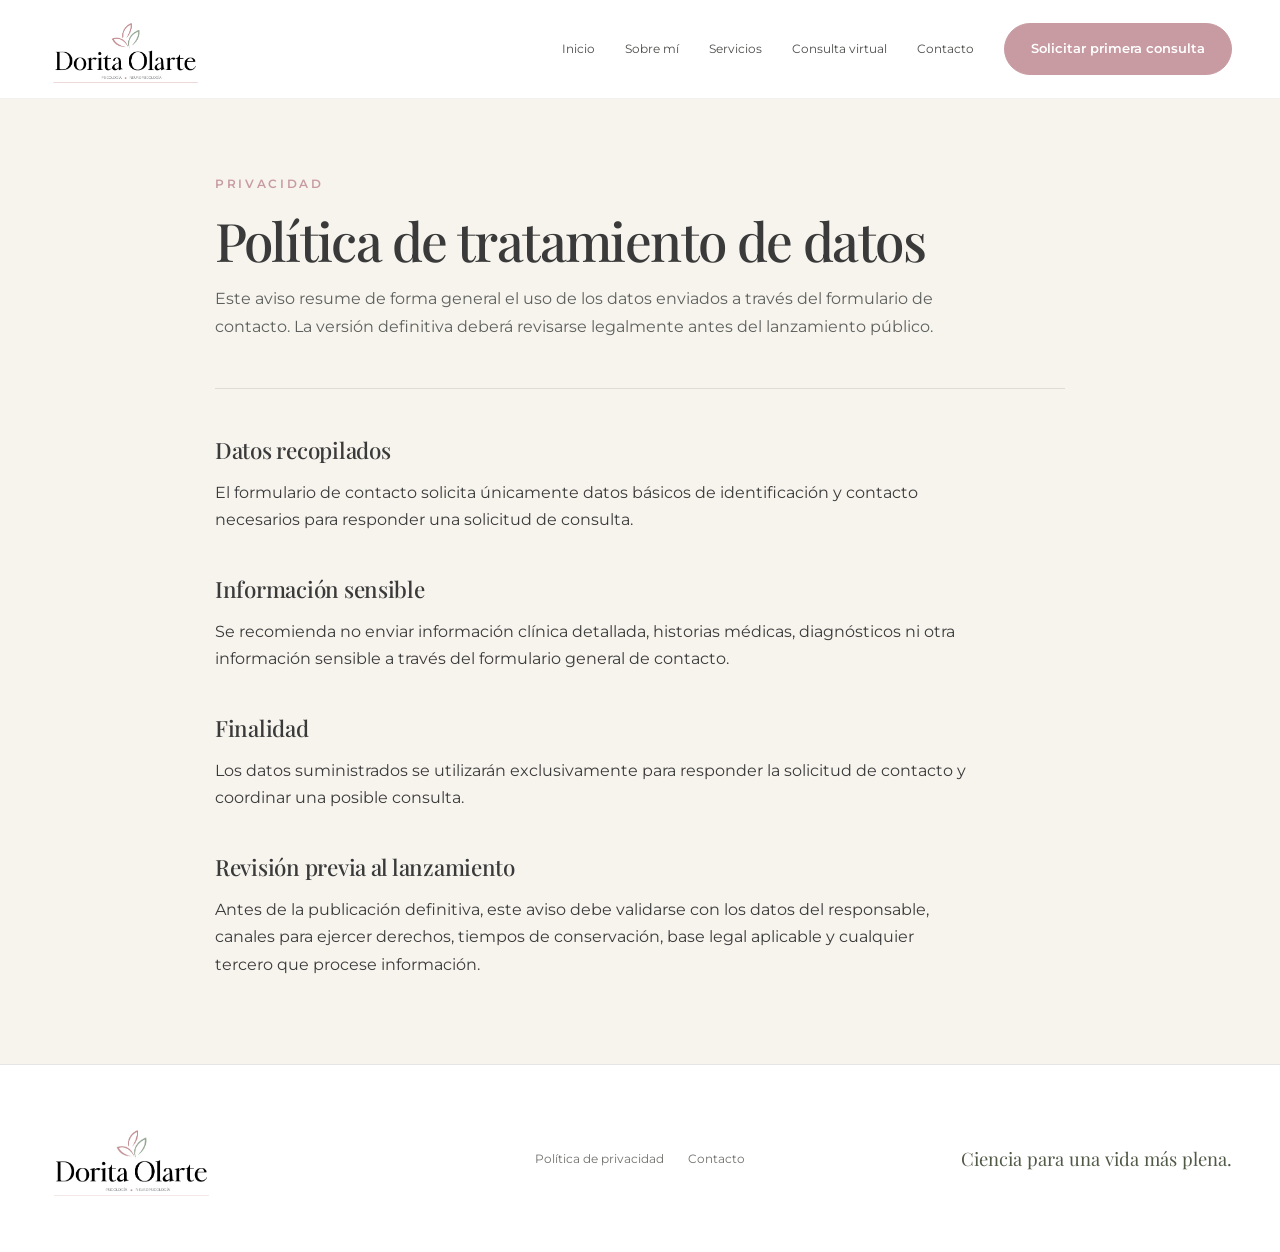
<file: privacidad/index.html>
<!doctype html>
<html lang="es">
<head><meta charset="utf-8"><meta name="viewport" content="width=device-width, initial-scale=1"><title>Política de privacidad | Dra. Dorita Olarte</title><meta name="robots" content="noindex"><link rel="icon" type="image/png" sizes="32x32" href="../assets/images/favicon-32x32.png">
  <link rel="icon" type="image/png" sizes="16x16" href="../assets/images/favicon-16x16.png">
  <link rel="shortcut icon" href="../assets/images/favicon.ico">
  <link rel="apple-touch-icon" sizes="180x180" href="../assets/images/apple-touch-icon.png"><link rel="stylesheet" href="../assets/css/styles.css"></head>
<body>
<header class="site-header"><div class="container header-inner"><a class="brand" href="../"><img src="../assets/images/logo.png" alt="Dorita Olarte"></a><button class="menu-toggle" aria-label="Abrir menú" aria-expanded="false">☰</button><nav class="nav"><a href="../">Inicio</a><a href="../sobre-mi/">Sobre mí</a><a href="../servicios/">Servicios</a><a href="../#consulta-virtual">Consulta virtual</a><a href="../contacto/">Contacto</a><a class="btn" href="../contacto/#agenda">Solicitar primera consulta</a></nav></div></header>
<main><section class="section privacy"><div class="narrow"><span class="eyebrow">Privacidad</span><h1 class="h1">Política de tratamiento de datos</h1><p class="lead">Este aviso resume de forma general el uso de los datos enviados a través del formulario de contacto. La versión definitiva deberá revisarse legalmente antes del lanzamiento público.</p><div class="rule" style="margin:48px 0"></div><h2 class="h3">Datos recopilados</h2><p>El formulario de contacto solicita únicamente datos básicos de identificación y contacto necesarios para responder una solicitud de consulta.</p><h2 class="h3" style="margin-top:42px">Información sensible</h2><p>Se recomienda no enviar información clínica detallada, historias médicas, diagnósticos ni otra información sensible a través del formulario general de contacto.</p><h2 class="h3" style="margin-top:42px">Finalidad</h2><p>Los datos suministrados se utilizarán exclusivamente para responder la solicitud de contacto y coordinar una posible consulta.</p><h2 class="h3" style="margin-top:42px">Revisión previa al lanzamiento</h2><p>Antes de la publicación definitiva, este aviso debe validarse con los datos del responsable, canales para ejercer derechos, tiempos de conservación, base legal aplicable y cualquier tercero que procese información.</p></div></section></main>
<footer class="site-footer"><div class="container footer-grid"><a class="footer-logo" href="../"><img src="../assets/images/logo.png" alt="Dorita Olarte"></a><div class="footer-links"><a href="./">Política de privacidad</a><a href="../contacto/">Contacto</a></div><div class="footer-note">Ciencia para una vida más plena.</div></div></footer>
<script src="../assets/js/config.js"></script><script src="../assets/js/main.js"></script>
</body></html>
</file>
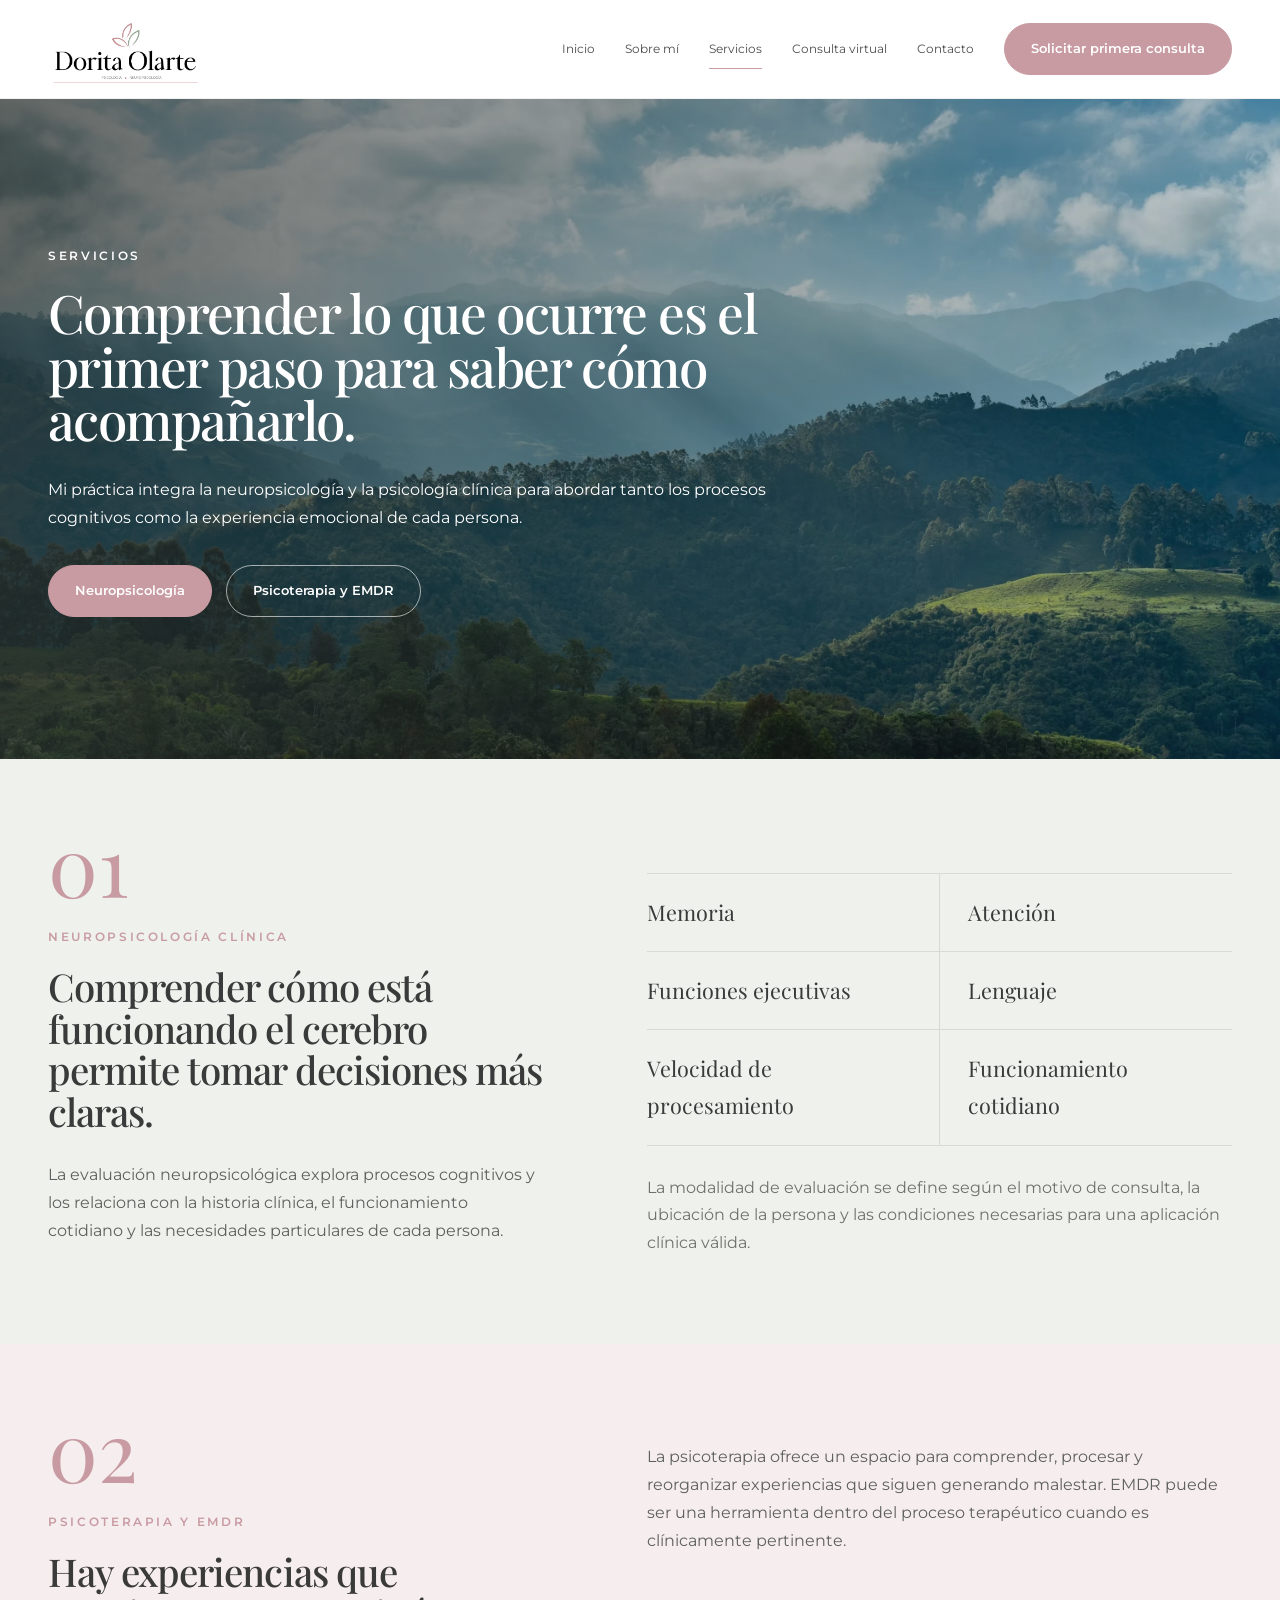
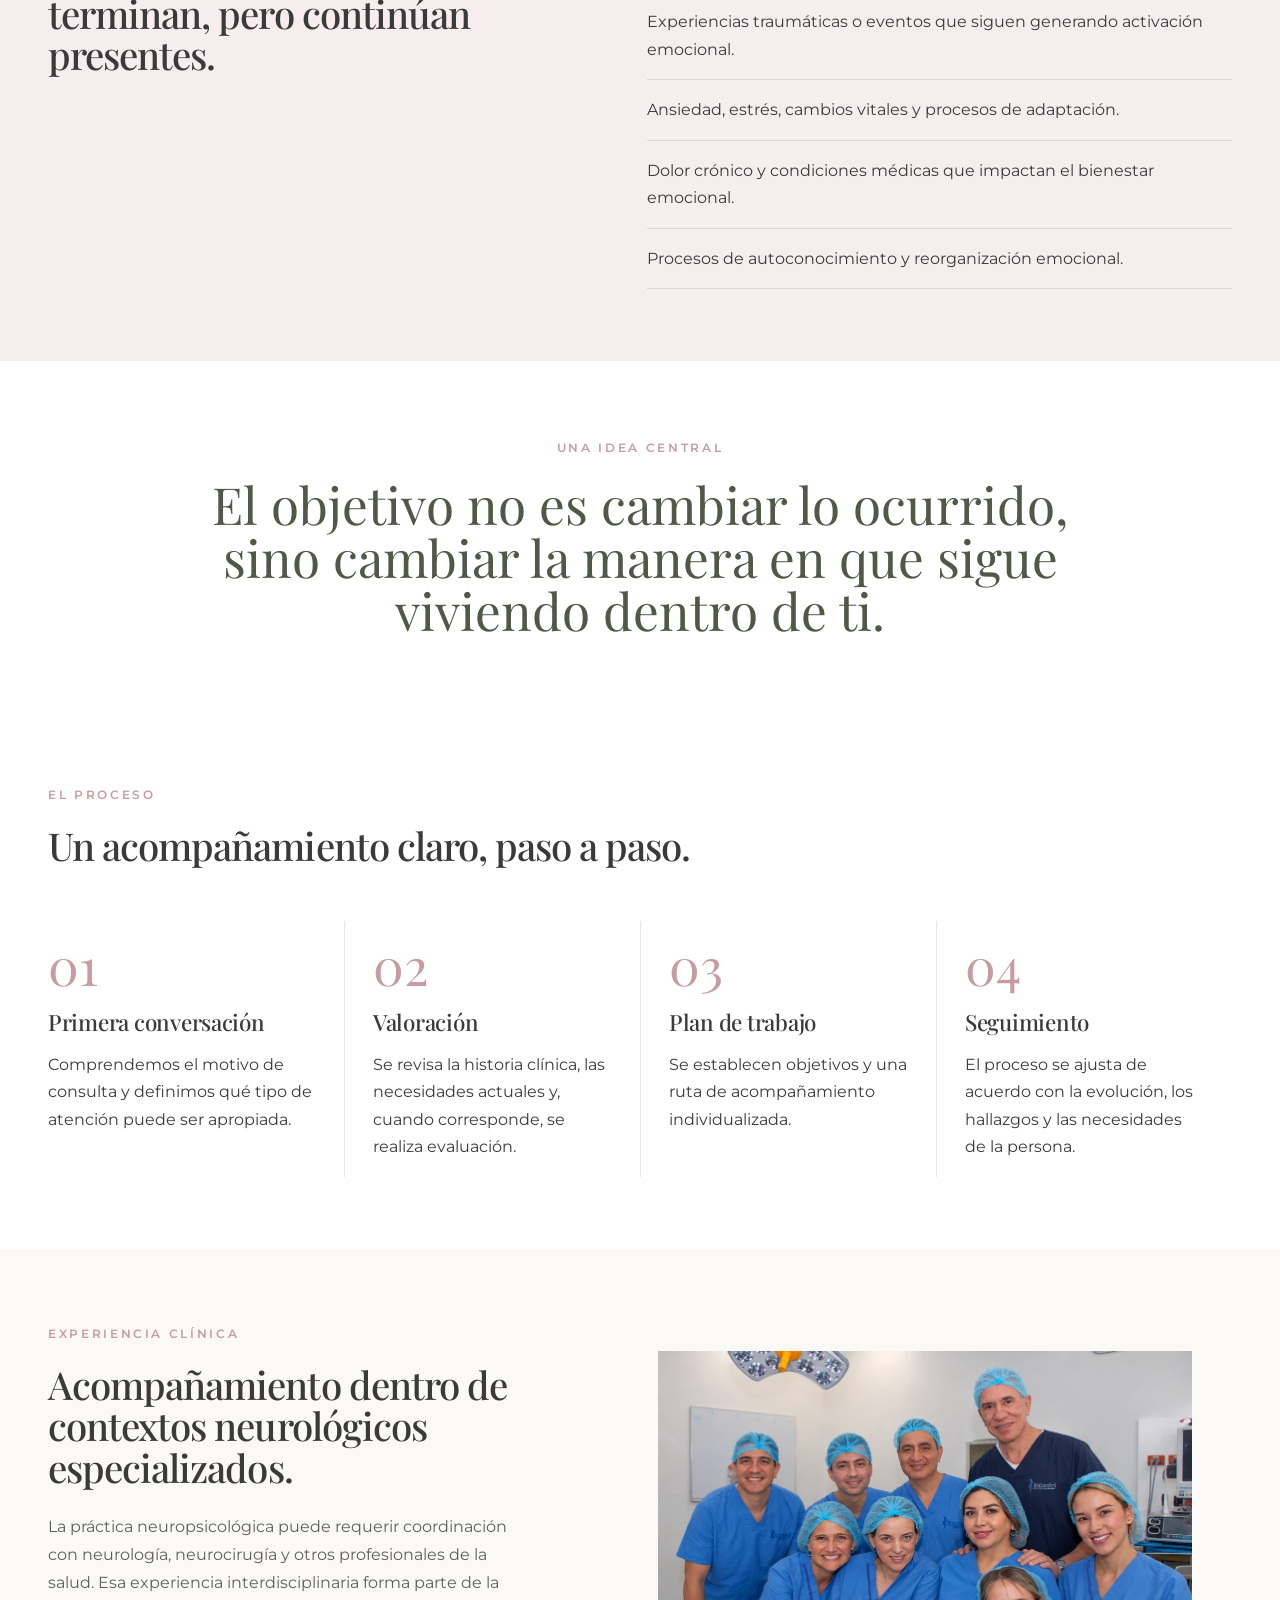
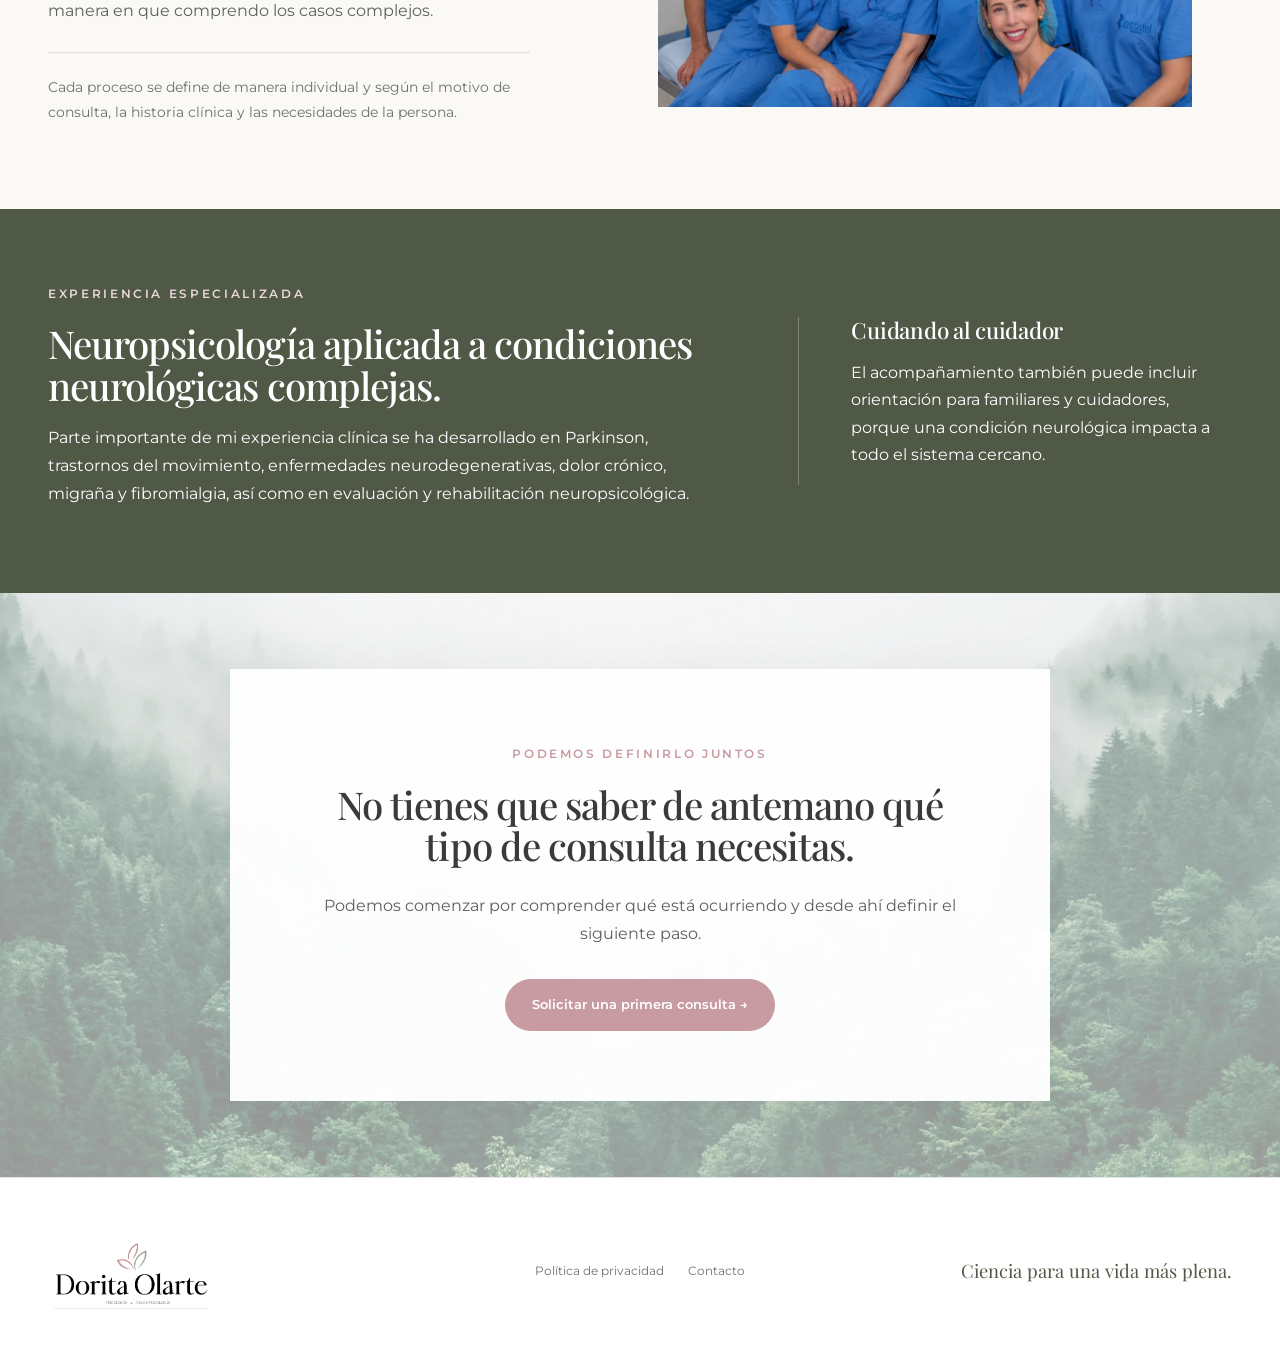
<file: servicios/index.html>
<!doctype html>
<html lang="es">
<head>
  <meta charset="utf-8">
  <meta name="viewport" content="width=device-width, initial-scale=1">
  <title>Servicios | Neuropsicología, psicoterapia y EMDR | Dra. Dorita Olarte</title>
  <meta name="description" content="Evaluación neuropsicológica, neuropsicología clínica, psicoterapia y EMDR para adultos, con opciones de atención virtual en español y presencial.">
  <link rel="icon" type="image/png" sizes="32x32" href="../assets/images/favicon-32x32.png">
  <link rel="icon" type="image/png" sizes="16x16" href="../assets/images/favicon-16x16.png">
  <link rel="shortcut icon" href="../assets/images/favicon.ico">
  <link rel="apple-touch-icon" sizes="180x180" href="../assets/images/apple-touch-icon.png">
  <link rel="stylesheet" href="../assets/css/styles.css">
</head>
<body>
<header class="site-header"><div class="container header-inner">
  <a class="brand" href="../"><img src="../assets/images/logo.png" alt="Dorita Olarte Psicología y Neuropsicología"></a>
  <button class="menu-toggle" aria-label="Abrir menú" aria-expanded="false">☰</button>
  <nav class="nav" aria-label="Navegación principal"><a href="../">Inicio</a><a href="../sobre-mi/">Sobre mí</a><a href="./" aria-current="page">Servicios</a><a href="../#consulta-virtual">Consulta virtual</a><a href="../contacto/">Contacto</a><a class="btn" href="../contacto/#agenda">Solicitar primera consulta</a></nav>
</div></header>

<main>
  <section class="services-hero">
    <div class="container">
      <div class="services-hero-copy fade-up">
        <span class="eyebrow">Servicios</span>
        <h1 class="h1">Comprender lo que ocurre es el primer paso para saber cómo acompañarlo.</h1>
        <p class="lead">Mi práctica integra la neuropsicología y la psicología clínica para abordar tanto los procesos cognitivos como la experiencia emocional de cada persona.</p>
        <div class="hero-actions"><a class="btn" href="#neuropsicologia">Neuropsicología</a><a class="btn btn-outline" style="color:#fff!important;border-color:rgba(255,255,255,.6)" href="#emdr">Psicoterapia y EMDR</a></div>
      </div>
    </div>
  </section>

  <section class="service-chapter bg-sage-soft" id="neuropsicologia">
    <div class="container chapter-grid">
      <div class="fade-up"><div class="chapter-number">01</div><span class="eyebrow">Neuropsicología clínica</span><h2 class="h2">Comprender cómo está funcionando el cerebro permite tomar decisiones más claras.</h2><p class="lead" style="margin-top:28px">La evaluación neuropsicológica explora procesos cognitivos y los relaciona con la historia clínica, el funcionamiento cotidiano y las necesidades particulares de cada persona.</p></div>
      <div class="fade-up"><div class="neuro-grid"><div class="neuro-item">Memoria</div><div class="neuro-item">Atención</div><div class="neuro-item">Funciones ejecutivas</div><div class="neuro-item">Lenguaje</div><div class="neuro-item">Velocidad de procesamiento</div><div class="neuro-item">Funcionamiento cotidiano</div></div><p class="muted" style="margin-top:28px">La modalidad de evaluación se define según el motivo de consulta, la ubicación de la persona y las condiciones necesarias para una aplicación clínica válida.</p></div>
    </div>
  </section>

  <section class="service-chapter bg-rose-soft" id="emdr">
    <div class="container chapter-grid">
      <div class="fade-up"><div class="chapter-number">02</div><span class="eyebrow">Psicoterapia y EMDR</span><h2 class="h2">Hay experiencias que terminan, pero continúan presentes.</h2></div>
      <div class="chapter-copy fade-up">
        <p class="lead">La psicoterapia ofrece un espacio para comprender, procesar y reorganizar experiencias que siguen generando malestar. EMDR puede ser una herramienta dentro del proceso terapéutico cuando es clínicamente pertinente.</p>
        <ul class="clean-list chapter-points"><li>Experiencias traumáticas o eventos que siguen generando activación emocional.</li><li>Ansiedad, estrés, cambios vitales y procesos de adaptación.</li><li>Dolor crónico y condiciones médicas que impactan el bienestar emocional.</li><li>Procesos de autoconocimiento y reorganización emocional.</li></ul>
      </div>
    </div>
  </section>

  <section class="breathing-quote"><div class="container fade-up"><span class="eyebrow">Una idea central</span><blockquote>El objetivo no es cambiar lo ocurrido, sino cambiar la manera en que sigue viviendo dentro de ti.</blockquote></div></section>





  <section class="service-chapter bg-white">
    <div class="container">
      <div class="section-heading fade-up"><span class="eyebrow">El proceso</span><h2 class="h2">Un acompañamiento claro, paso a paso.</h2></div>
      <div class="process-grid">
        <div class="process-step fade-up"><div class="step-no">01</div><h3 class="h3">Primera conversación</h3><p>Comprendemos el motivo de consulta y definimos qué tipo de atención puede ser apropiada.</p></div>
        <div class="process-step fade-up"><div class="step-no">02</div><h3 class="h3">Valoración</h3><p>Se revisa la historia clínica, las necesidades actuales y, cuando corresponde, se realiza evaluación.</p></div>
        <div class="process-step fade-up"><div class="step-no">03</div><h3 class="h3">Plan de trabajo</h3><p>Se establecen objetivos y una ruta de acompañamiento individualizada.</p></div>
        <div class="process-step fade-up"><div class="step-no">04</div><h3 class="h3">Seguimiento</h3><p>El proceso se ajusta de acuerdo con la evolución, los hallazgos y las necesidades de la persona.</p></div>
      </div>
    </div>
  </section>

  <section class="section clinical-proof">
    <div class="container clinical-proof-grid reverse">
      <figure class="clinical-proof-photo fade-up">
        <img src="../assets/images/dorita-clinic-1.webp" alt="Dra. Dorita Olarte con un equipo clínico en un entorno hospitalario" loading="lazy">
      </figure>
      <div class="clinical-proof-copy fade-up">
        <span class="eyebrow">Experiencia clínica</span>
        <h2 class="h2">Acompañamiento dentro de contextos neurológicos especializados.</h2>
        <p class="lead">La práctica neuropsicológica puede requerir coordinación con neurología, neurocirugía y otros profesionales de la salud. Esa experiencia interdisciplinaria forma parte de la manera en que comprendo los casos complejos.</p>
        <p class="clinical-proof-note">Cada proceso se define de manera individual y según el motivo de consulta, la historia clínica y las necesidades de la persona.</p>
      </div>
    </div>
  </section>

  <section class="section dark-special" id="experiencia">
    <div class="container dark-grid">
      <div class="fade-up"><span class="eyebrow">Experiencia especializada</span><h2 class="h2">Neuropsicología aplicada a condiciones neurológicas complejas.</h2><p class="lead">Parte importante de mi experiencia clínica se ha desarrollado en Parkinson, trastornos del movimiento, enfermedades neurodegenerativas, dolor crónico, migraña y fibromialgia, así como en evaluación y rehabilitación neuropsicológica.</p></div>
      <div class="dark-aside fade-up"><h3 class="h3">Cuidando al cuidador</h3><p>El acompañamiento también puede incluir orientación para familiares y cuidadores, porque una condición neurológica impacta a todo el sistema cercano.</p></div>
    </div>
  </section>

  <section class="services-final">
    <div class="services-final-card fade-up"><span class="eyebrow">Podemos definirlo juntos</span><h2 class="h2">No tienes que saber de antemano qué tipo de consulta necesitas.</h2><p class="lead">Podemos comenzar por comprender qué está ocurriendo y desde ahí definir el siguiente paso.</p><a class="btn" href="../contacto/#agenda">Solicitar una primera consulta →</a></div>
  </section>
</main>

<footer class="site-footer"><div class="container footer-grid"><a class="footer-logo" href="../"><img src="../assets/images/logo.png" alt="Dorita Olarte"></a><div class="footer-links"><a href="../privacidad/">Política de privacidad</a><a href="../contacto/">Contacto</a></div><div class="footer-note">Ciencia para una vida más plena.</div></div></footer>
<script src="../assets/js/config.js"></script><script src="../assets/js/main.js"></script>
</body></html>
</file>
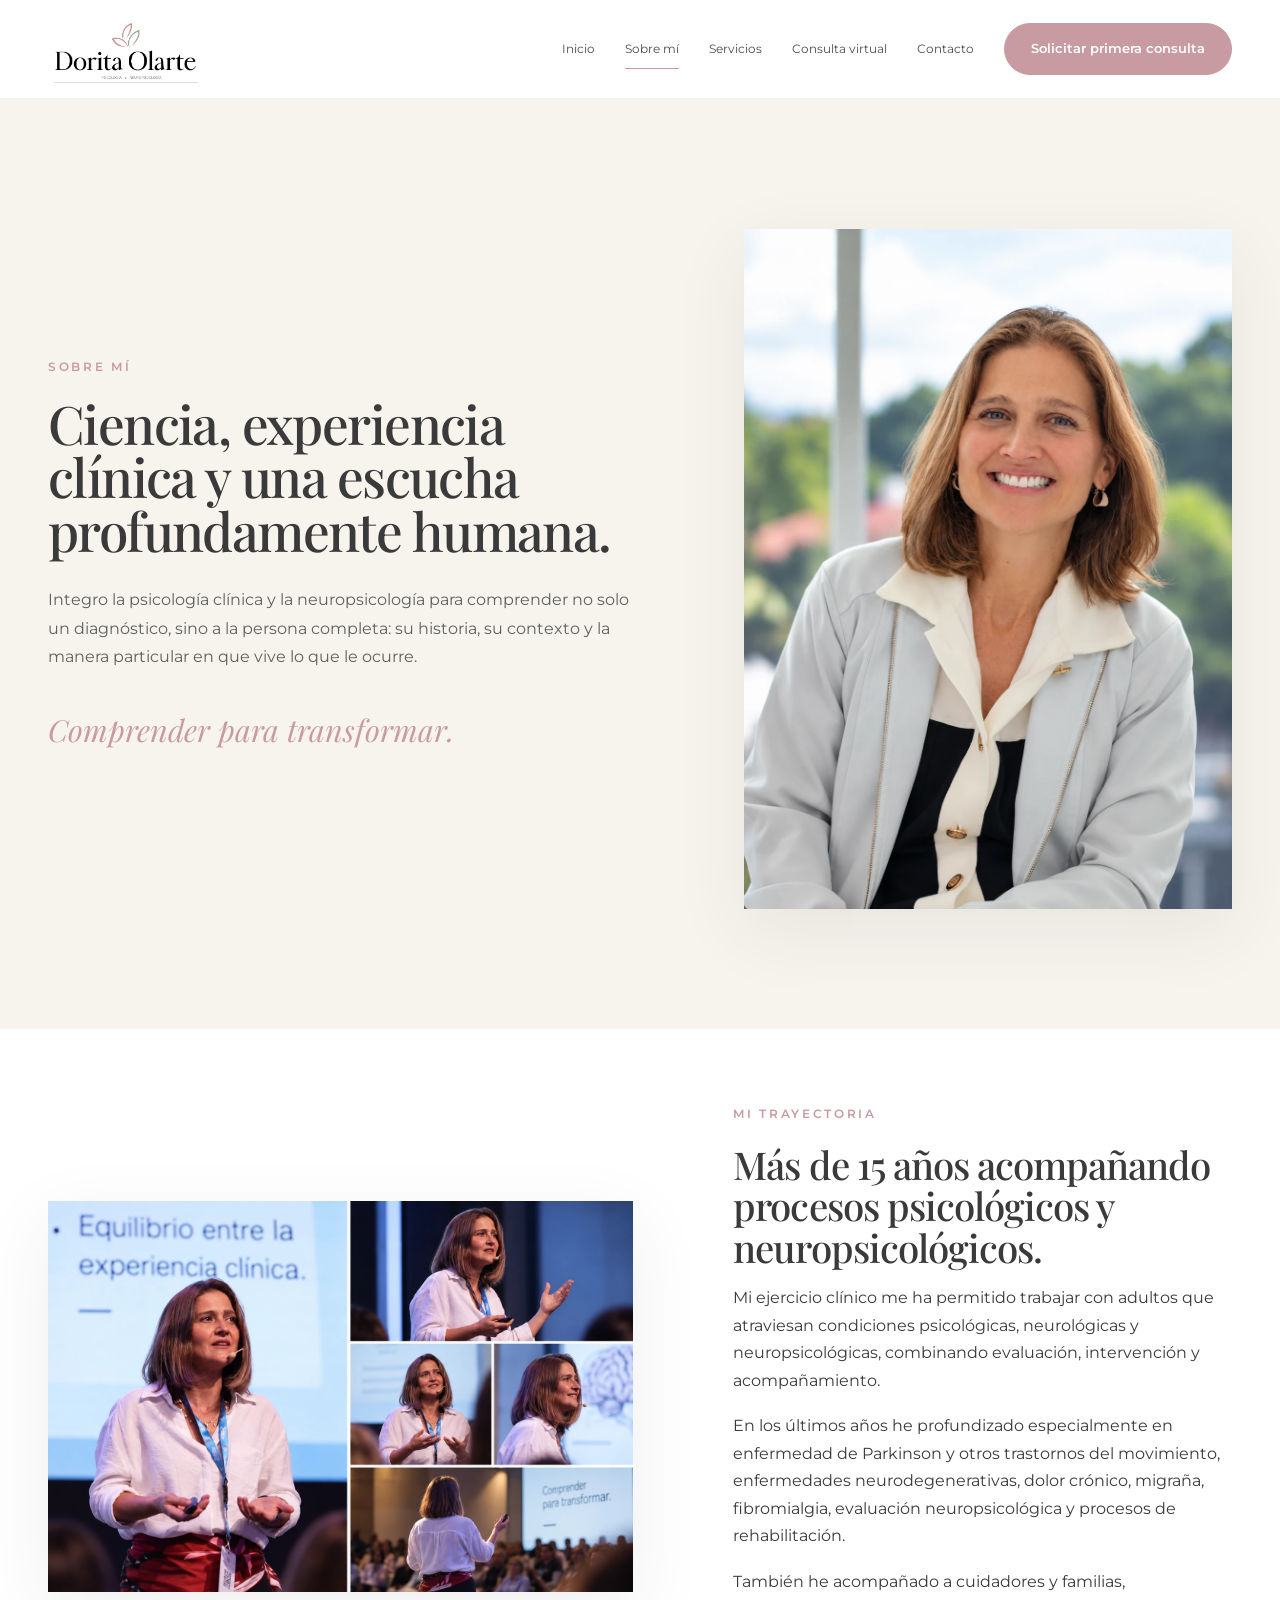
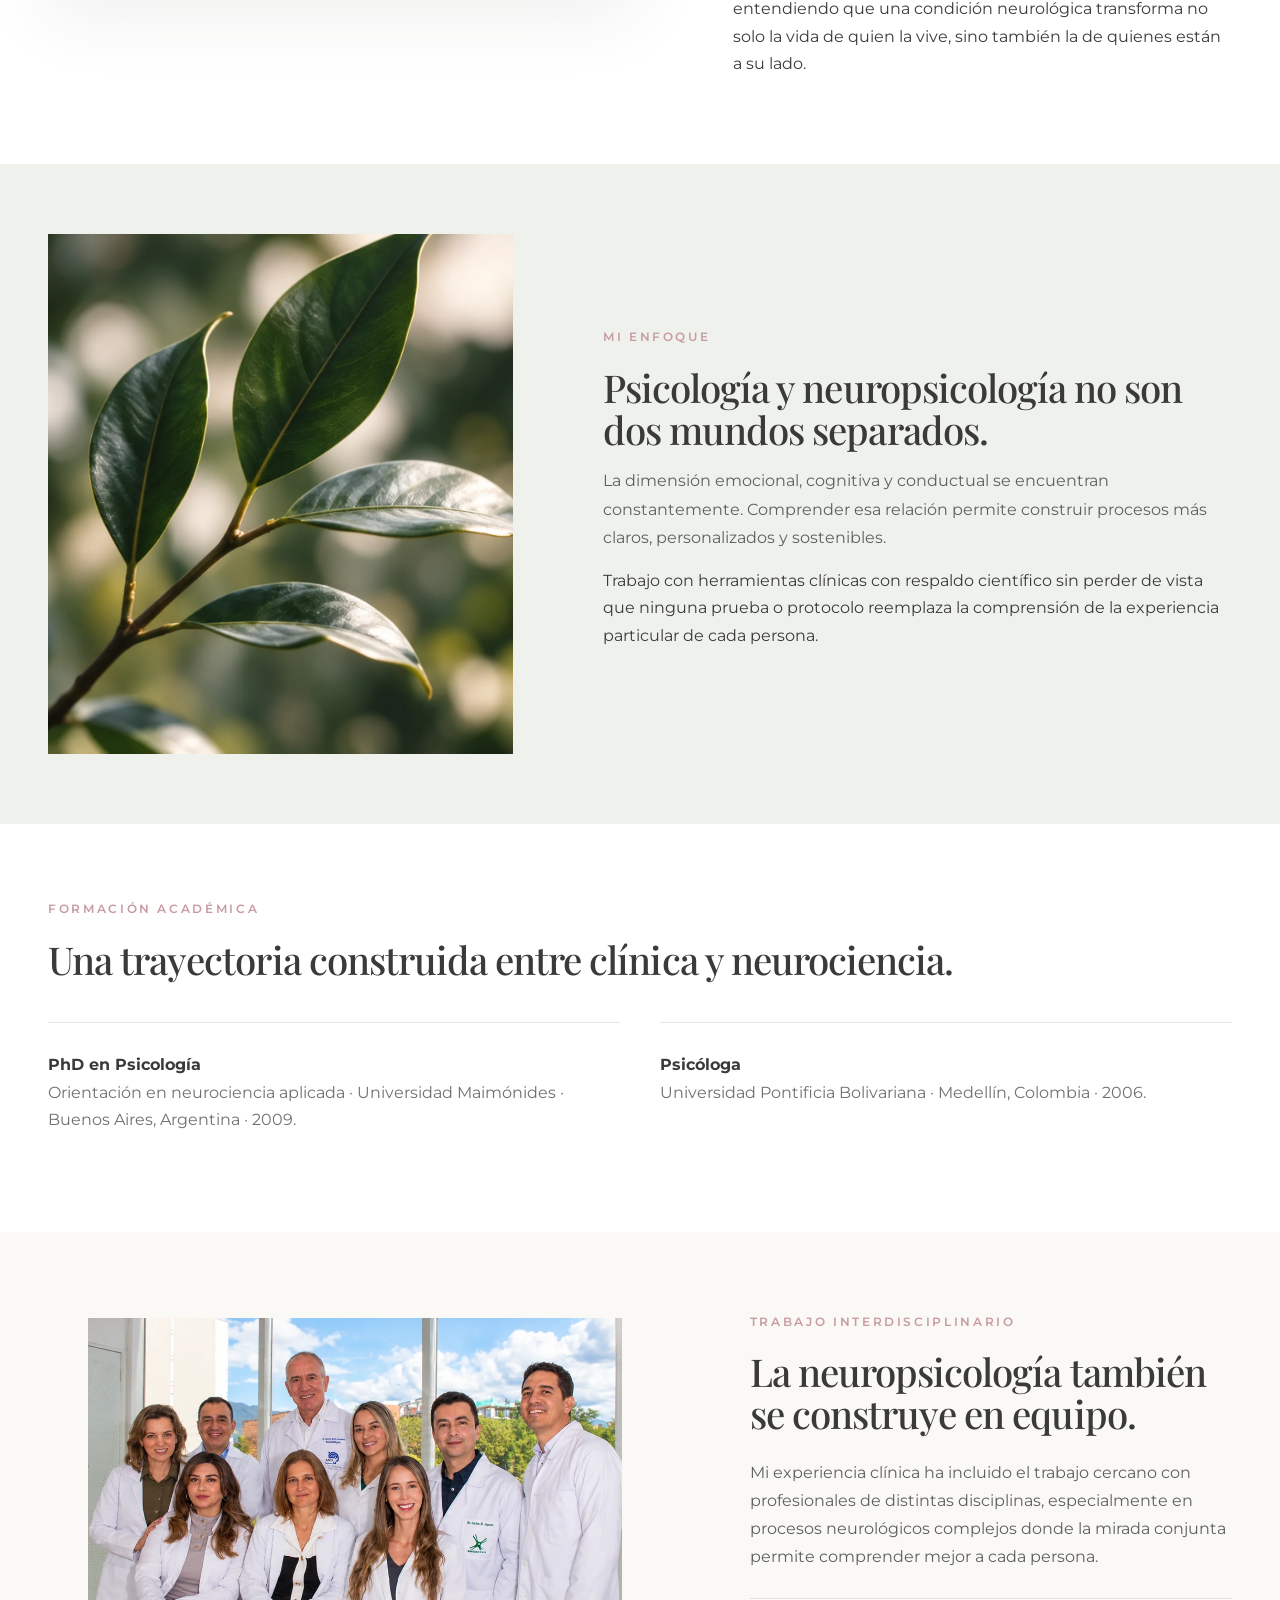
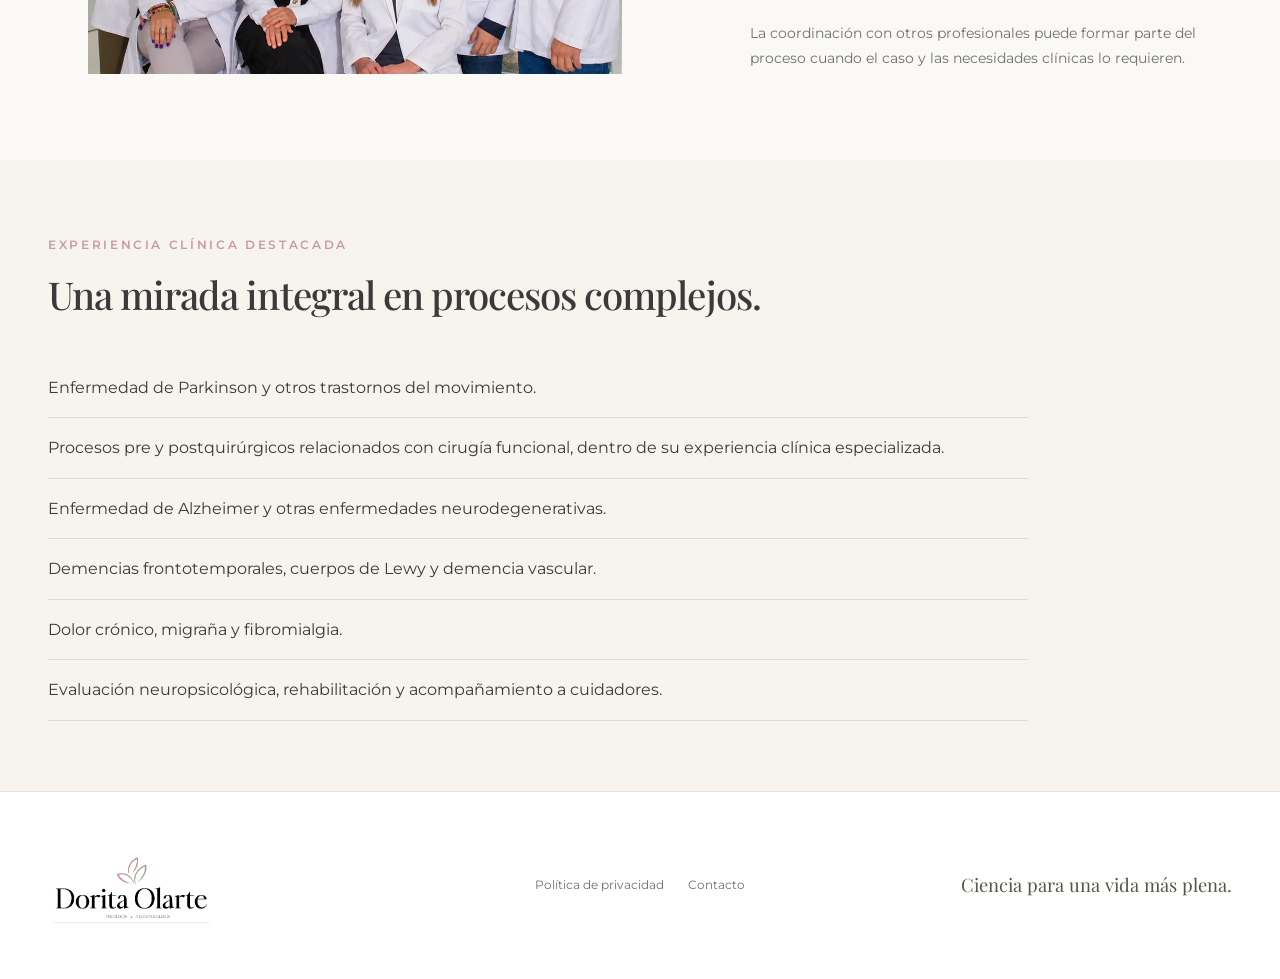
<file: sobre-mi/index.html>
<!doctype html>
<html lang="es">
<head>
  <meta charset="utf-8">
  <meta name="viewport" content="width=device-width, initial-scale=1">
  <title>Sobre mí | Dra. Dorita Olarte</title>
  <meta name="description" content="Conoce la trayectoria clínica y académica de Dorita Olarte, psicóloga y neuropsicóloga con más de 15 años de experiencia acompañando adultos.">
  <link rel="icon" type="image/png" sizes="32x32" href="../assets/images/favicon-32x32.png">
  <link rel="icon" type="image/png" sizes="16x16" href="../assets/images/favicon-16x16.png">
  <link rel="shortcut icon" href="../assets/images/favicon.ico">
  <link rel="apple-touch-icon" sizes="180x180" href="../assets/images/apple-touch-icon.png">
  <link rel="stylesheet" href="../assets/css/styles.css">
</head>
<body>
<header class="site-header"><div class="container header-inner">
  <a class="brand" href="../"><img src="../assets/images/logo.png" alt="Dorita Olarte Psicología y Neuropsicología"></a>
  <button class="menu-toggle" aria-label="Abrir menú" aria-expanded="false">☰</button>
  <nav class="nav" aria-label="Navegación principal"><a href="../">Inicio</a><a href="./" aria-current="page">Sobre mí</a><a href="../servicios/">Servicios</a><a href="../#consulta-virtual">Consulta virtual</a><a href="../contacto/">Contacto</a><a class="btn" href="../contacto/#agenda">Solicitar primera consulta</a></nav>
</div></header>

<main>
  <section class="page-hero">
    <div class="container page-hero-grid">
      <div class="fade-up">
        <span class="eyebrow">Sobre mí</span>
        <h1 class="h1">Ciencia, experiencia clínica y una escucha profundamente humana.</h1>
        <p class="lead">Integro la psicología clínica y la neuropsicología para comprender no solo un diagnóstico, sino a la persona completa: su historia, su contexto y la manera particular en que vive lo que le ocurre.</p>
        <p class="script-quote">Comprender para transformar.</p>
      </div>
      <div class="page-hero-image fade-up"><img src="../assets/images/dorita-hero-final.webp" alt="Dra. Dorita Olarte" loading="eager"></div>
    </div>
  </section>

  <section class="section bg-white">
    <div class="container about-story-grid">
      <div class="about-collage fade-up"><img src="../assets/images/dorita-speaking-collage.webp" alt="Dra. Dorita Olarte compartiendo su experiencia clínica en un escenario profesional" loading="lazy"></div>
      <div class="about-copy fade-up">
        <span class="eyebrow">Mi trayectoria</span>
        <h2 class="h2">Más de 15 años acompañando procesos psicológicos y neuropsicológicos.</h2>
        <p>Mi ejercicio clínico me ha permitido trabajar con adultos que atraviesan condiciones psicológicas, neurológicas y neuropsicológicas, combinando evaluación, intervención y acompañamiento.</p>
        <p>En los últimos años he profundizado especialmente en enfermedad de Parkinson y otros trastornos del movimiento, enfermedades neurodegenerativas, dolor crónico, migraña, fibromialgia, evaluación neuropsicológica y procesos de rehabilitación.</p>
        <p>También he acompañado a cuidadores y familias, entendiendo que una condición neurológica transforma no solo la vida de quien la vive, sino también la de quienes están a su lado.</p>
      </div>
    </div>
  </section>

  <section class="section bg-sage-soft">
    <div class="container approach-grid">
      <div class="approach-art fade-up" role="img" aria-label="Hojas verdes iluminadas por luz natural"></div>
      <div class="fade-up">
        <span class="eyebrow">Mi enfoque</span>
        <h2 class="h2">Psicología y neuropsicología no son dos mundos separados.</h2>
        <p class="lead">La dimensión emocional, cognitiva y conductual se encuentran constantemente. Comprender esa relación permite construir procesos más claros, personalizados y sostenibles.</p>
        <p>Trabajo con herramientas clínicas con respaldo científico sin perder de vista que ninguna prueba o protocolo reemplaza la comprensión de la experiencia particular de cada persona.</p>
      </div>
    </div>
  </section>

  <section class="section bg-white">
    <div class="container">
      <div class="section-heading fade-up"><span class="eyebrow">Formación académica</span><h2 class="h2">Una trayectoria construida entre clínica y neurociencia.</h2></div>
      <div class="credentials">
        <div class="credential fade-up"><strong>PhD en Psicología</strong><br><span class="muted">Orientación en neurociencia aplicada · Universidad Maimónides · Buenos Aires, Argentina · 2009.</span></div>
        <div class="credential fade-up"><strong>Psicóloga</strong><br><span class="muted">Universidad Pontificia Bolivariana · Medellín, Colombia · 2006.</span></div>
      </div>
    </div>
  </section>

  <section class="section clinical-proof">
    <div class="container clinical-proof-grid">
      <figure class="clinical-proof-photo fade-up">
        <img src="../assets/images/dorita-clinic-2.webp" alt="Dra. Dorita Olarte junto a un equipo clínico interdisciplinario" loading="lazy">
      </figure>
      <div class="clinical-proof-copy fade-up">
        <span class="eyebrow">Trabajo interdisciplinario</span>
        <h2 class="h2">La neuropsicología también se construye en equipo.</h2>
        <p class="lead">Mi experiencia clínica ha incluido el trabajo cercano con profesionales de distintas disciplinas, especialmente en procesos neurológicos complejos donde la mirada conjunta permite comprender mejor a cada persona.</p>
        <p class="clinical-proof-note">La coordinación con otros profesionales puede formar parte del proceso cuando el caso y las necesidades clínicas lo requieren.</p>
      </div>
    </div>
  </section>

  <section class="section bg-ivory">
    <div class="container">
      <div class="section-heading fade-up"><span class="eyebrow">Experiencia clínica destacada</span><h2 class="h2">Una mirada integral en procesos complejos.</h2></div>
      <ul class="clean-list" style="max-width:980px">
        <li>Enfermedad de Parkinson y otros trastornos del movimiento.</li>
        <li>Procesos pre y postquirúrgicos relacionados con cirugía funcional, dentro de su experiencia clínica especializada.</li>
        <li>Enfermedad de Alzheimer y otras enfermedades neurodegenerativas.</li>
        <li>Demencias frontotemporales, cuerpos de Lewy y demencia vascular.</li>
        <li>Dolor crónico, migraña y fibromialgia.</li>
        <li>Evaluación neuropsicológica, rehabilitación y acompañamiento a cuidadores.</li>
      </ul>
    </div>
  </section>
</main>

<footer class="site-footer"><div class="container footer-grid"><a class="footer-logo" href="../"><img src="../assets/images/logo.png" alt="Dorita Olarte"></a><div class="footer-links"><a href="../privacidad/">Política de privacidad</a><a href="../contacto/">Contacto</a></div><div class="footer-note">Ciencia para una vida más plena.</div></div></footer>
<script src="../assets/js/config.js"></script><script src="../assets/js/main.js"></script>
</body></html>
</file>
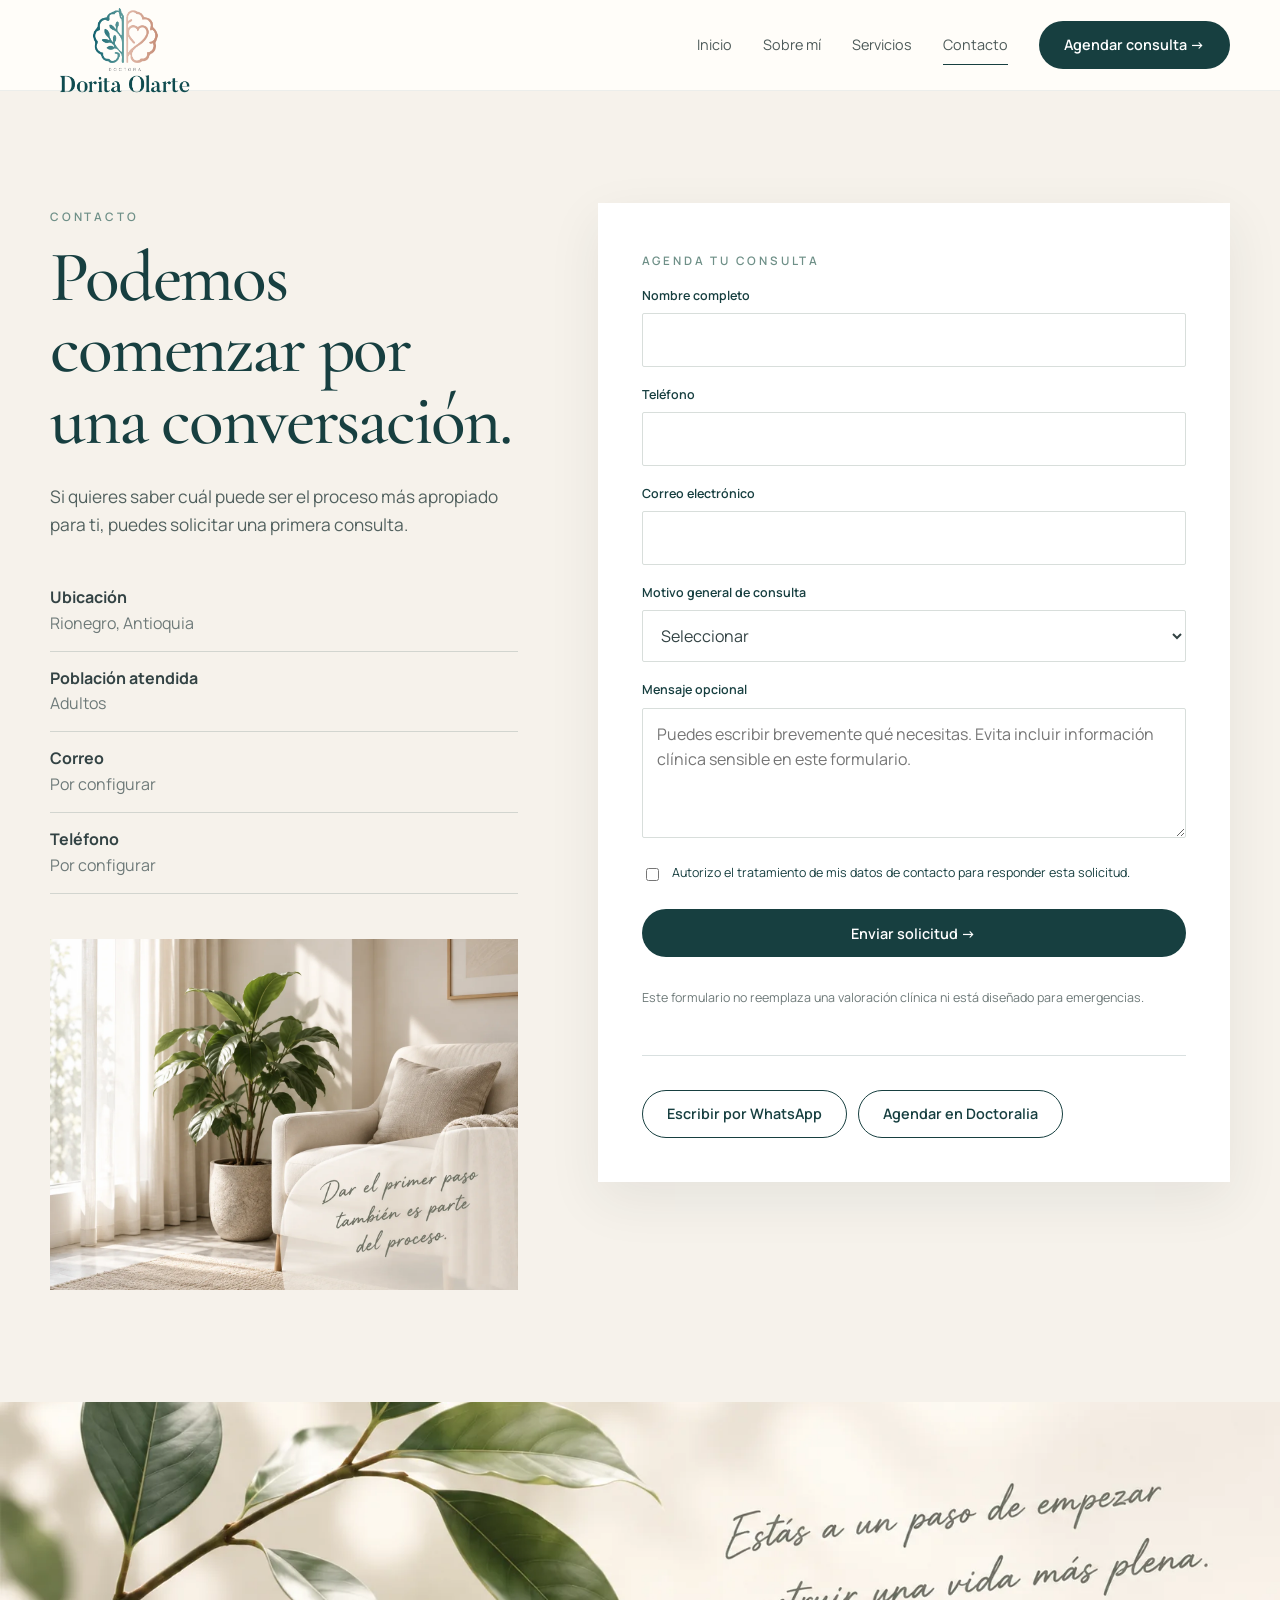
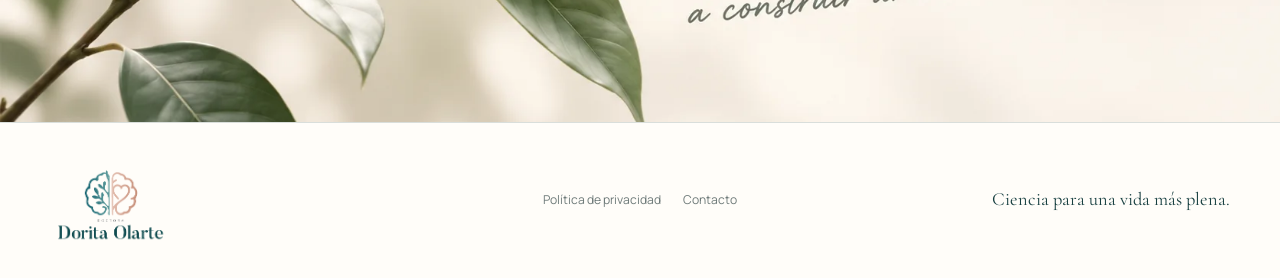
<file: dorita-website 5/contacto/index.html>
<!doctype html>
<html lang="es">
<head>
  <meta charset="utf-8">
  <meta name="viewport" content="width=device-width, initial-scale=1">
  <title>Contacto | Dra. Dorita Olarte</title>
  <meta name="description" content="Solicita una consulta con la Dra. Dorita Olarte en Rionegro, Antioquia.">
  <link rel="icon" type="image/png" href="../assets/images/favicon.png">
  <link rel="stylesheet" href="../assets/css/styles.css">
</head>
<body>
<header class="site-header"><div class="container header-inner">
  <a class="brand" href="../"><img src="../assets/images/logo.png" alt="Doctora Dorita Olarte Neuropsicóloga"></a>
  <button class="menu-toggle" aria-label="Abrir menú" aria-expanded="false">☰</button>
  <nav class="nav"><a href="../">Inicio</a><a href="../sobre-mi/">Sobre mí</a><a href="../servicios/">Servicios</a><a href="./" aria-current="page">Contacto</a><a class="btn" href="#agenda">Agendar consulta →</a></nav>
</div></header>

<main>
  <section class="section contact-hero">
    <div class="container contact-grid">
      <div class="fade-up">
        <span class="eyebrow">Contacto</span>
        <h1 class="h1">Podemos comenzar por una conversación.</h1>
        <p class="lead" style="margin-top:26px">Si quieres saber cuál puede ser el proceso más apropiado para ti, puedes solicitar una primera consulta.</p>
        <ul class="contact-list">
          <li><strong>Ubicación</strong><br><span class="muted" data-location>Rionegro, Antioquia</span></li>
          <li><strong>Población atendida</strong><br><span class="muted">Adultos</span></li>
          <li><strong>Correo</strong><br><a class="muted" data-email href="#">Por configurar</a></li>
          <li><strong>Teléfono</strong><br><a class="muted" data-phone href="#">Por configurar</a></li>
        </ul>
        <div class="contact-art"><img src="../assets/images/reading-nook.webp" alt="Espacio tranquilo de consulta" loading="lazy"></div>
      </div>

      <div class="contact-card fade-up" id="agenda">
        <span class="eyebrow">Agenda tu consulta</span>
        <form id="contact-form" class="form-grid">
          <div><label for="nombre">Nombre completo</label><input id="nombre" name="nombre" required autocomplete="name"></div>
          <div><label for="telefono">Teléfono</label><input id="telefono" name="telefono" required autocomplete="tel"></div>
          <div><label for="email">Correo electrónico</label><input id="email" name="email" type="email" required autocomplete="email"></div>
          <div><label for="motivo">Motivo general de consulta</label><select id="motivo" name="motivo" required><option value="">Seleccionar</option><option>Psicoterapia / EMDR</option><option>Evaluación neuropsicológica</option><option>Neuropsicología clínica / rehabilitación</option><option>Orientación inicial</option><option>Otro</option></select></div>
          <div><label for="mensaje">Mensaje opcional</label><textarea id="mensaje" name="mensaje" placeholder="Puedes escribir brevemente qué necesitas. Evita incluir información clínica sensible en este formulario."></textarea></div>
          <label style="display:flex;gap:10px;align-items:flex-start;font-weight:400"><input type="checkbox" required style="width:auto;margin-top:5px"> <span>Autorizo el tratamiento de mis datos de contacto para responder esta solicitud.</span></label>
          <button class="btn" type="submit">Enviar solicitud →</button>
          <p class="form-note">Este formulario no reemplaza una valoración clínica ni está diseñado para emergencias.</p>
          <p id="form-status" class="form-note" hidden></p>
        </form>
        <div class="rule" style="margin:34px 0"></div>
        <a class="btn btn-outline" data-whatsapp href="#" hidden>Escribir por WhatsApp</a>
        <a class="btn btn-outline" data-doctoralia href="#" hidden style="margin-left:8px">Agendar en Doctoralia</a>
      </div>
    </div>
  </section>

  <section class="full-image-break" style="background-image:url('../assets/images/start-life.webp')" aria-label="Rama verde sobre fondo claro"></section>
</main>

<footer class="site-footer"><div class="container footer-grid"><a class="footer-logo" href="../"><img src="../assets/images/logo.png" alt="Dra. Dorita Olarte"></a><div class="footer-links"><a href="../privacidad/">Política de privacidad</a><a href="./">Contacto</a></div><div class="footer-note">Ciencia para una vida más plena.</div></div></footer>
<script src="../assets/js/config.js"></script><script src="../assets/js/main.js"></script>
</body></html>
</file>
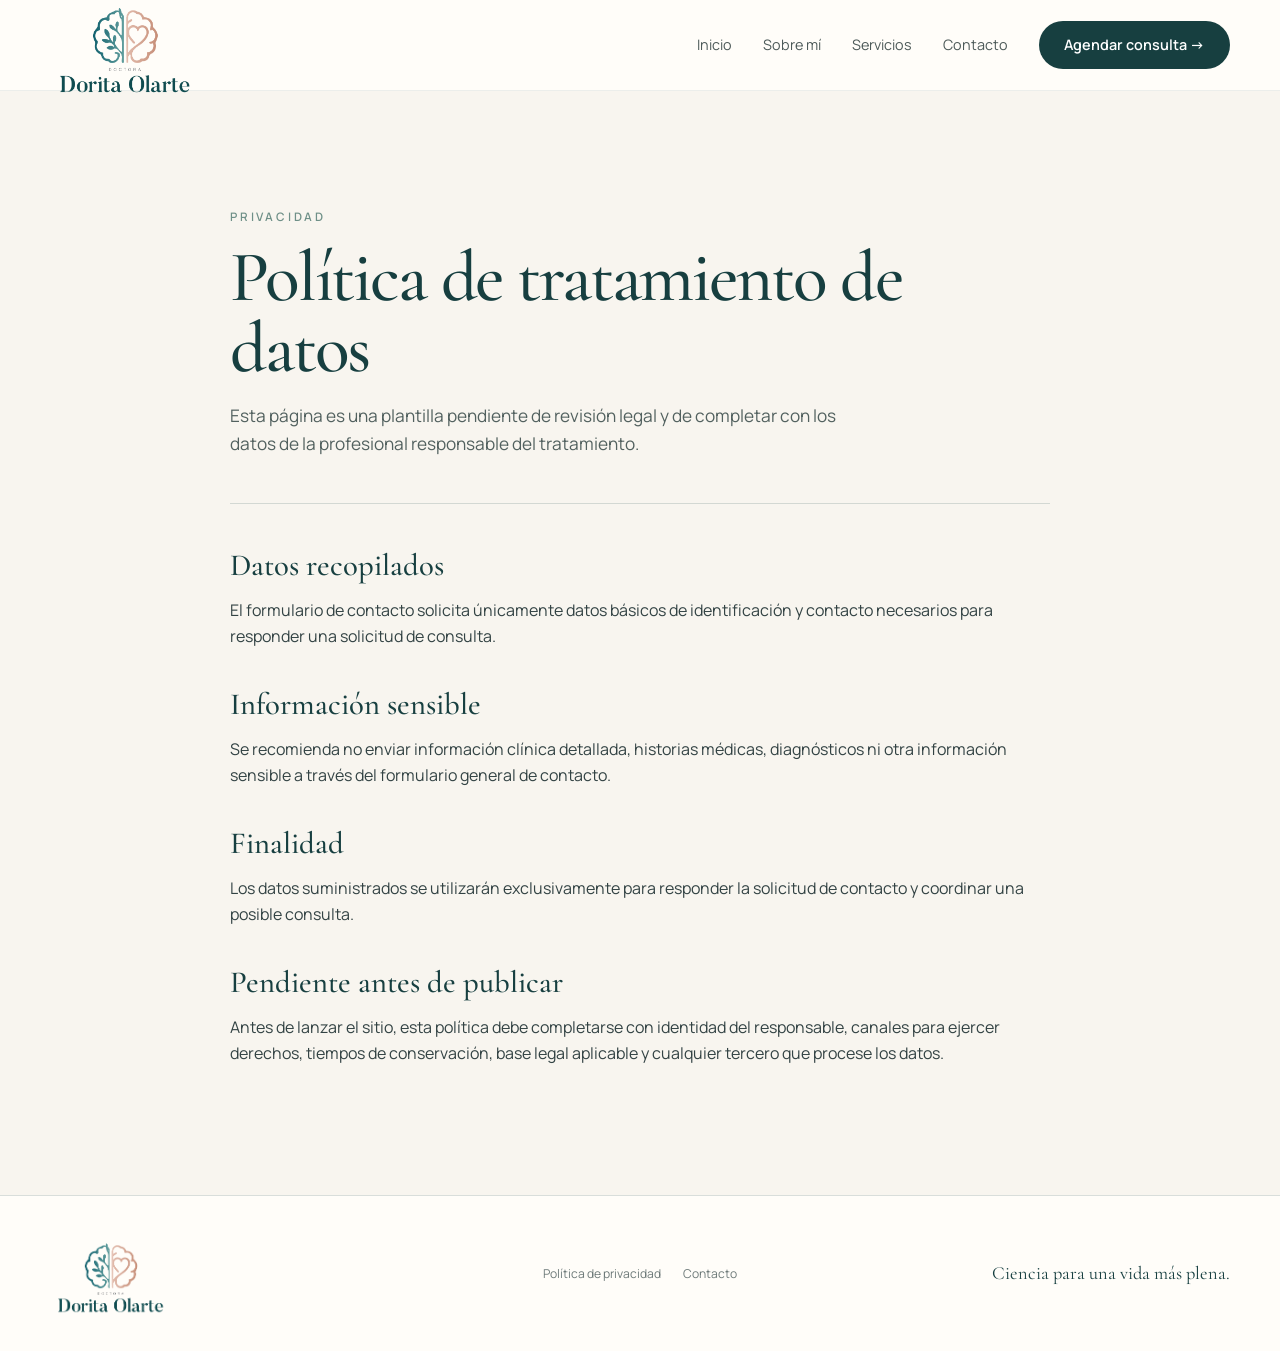
<file: dorita-website 5/privacidad/index.html>
<!doctype html>
<html lang="es">
<head>
  <meta charset="utf-8">
  <meta name="viewport" content="width=device-width, initial-scale=1">
  <title>Política de privacidad | Dra. Dorita Olarte</title>
  <meta name="robots" content="noindex">
  <link rel="icon" type="image/png" href="../assets/images/favicon.png">
  <link rel="stylesheet" href="../assets/css/styles.css">
</head>
<body>
<header class="site-header"><div class="container header-inner"><a class="brand" href="../"><img src="../assets/images/logo.png" alt="Dra. Dorita Olarte"></a><button class="menu-toggle" aria-label="Abrir menú" aria-expanded="false">☰</button><nav class="nav"><a href="../">Inicio</a><a href="../sobre-mi/">Sobre mí</a><a href="../servicios/">Servicios</a><a href="../contacto/">Contacto</a><a class="btn" href="../contacto/">Agendar consulta →</a></nav></div></header>
<main><section class="section bg-cream"><div class="narrow"><span class="eyebrow">Privacidad</span><h1 class="h1">Política de tratamiento de datos</h1><p class="lead">Esta página es una plantilla pendiente de revisión legal y de completar con los datos de la profesional responsable del tratamiento.</p><div class="rule" style="margin:45px 0"></div><h2 class="h3">Datos recopilados</h2><p>El formulario de contacto solicita únicamente datos básicos de identificación y contacto necesarios para responder una solicitud de consulta.</p><h2 class="h3" style="margin-top:38px">Información sensible</h2><p>Se recomienda no enviar información clínica detallada, historias médicas, diagnósticos ni otra información sensible a través del formulario general de contacto.</p><h2 class="h3" style="margin-top:38px">Finalidad</h2><p>Los datos suministrados se utilizarán exclusivamente para responder la solicitud de contacto y coordinar una posible consulta.</p><h2 class="h3" style="margin-top:38px">Pendiente antes de publicar</h2><p>Antes de lanzar el sitio, esta política debe completarse con identidad del responsable, canales para ejercer derechos, tiempos de conservación, base legal aplicable y cualquier tercero que procese los datos.</p></div></section></main>
<footer class="site-footer"><div class="container footer-grid"><a class="footer-logo" href="../"><img src="../assets/images/logo.png" alt="Dra. Dorita Olarte"></a><div class="footer-links"><a href="./">Política de privacidad</a><a href="../contacto/">Contacto</a></div><div class="footer-note">Ciencia para una vida más plena.</div></div></footer>
<script src="../assets/js/config.js"></script><script src="../assets/js/main.js"></script>
</body></html>
</file>
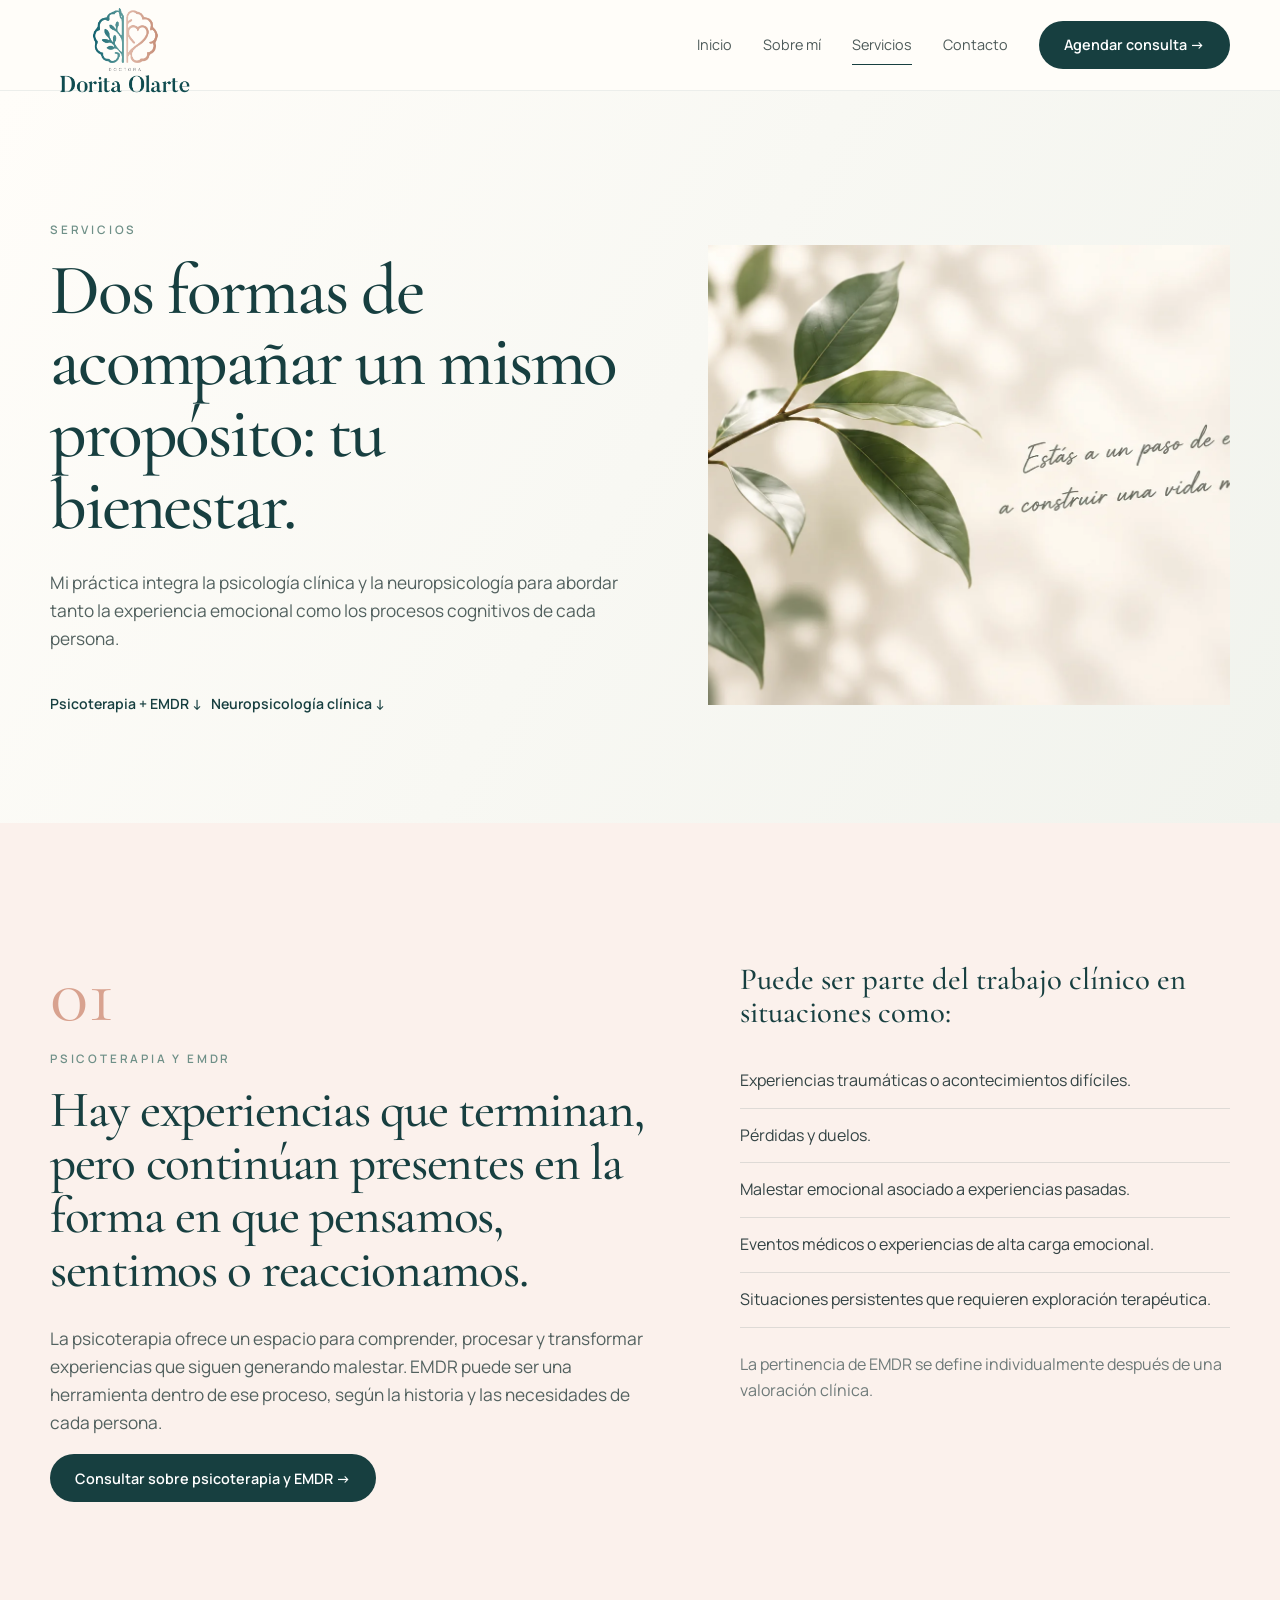
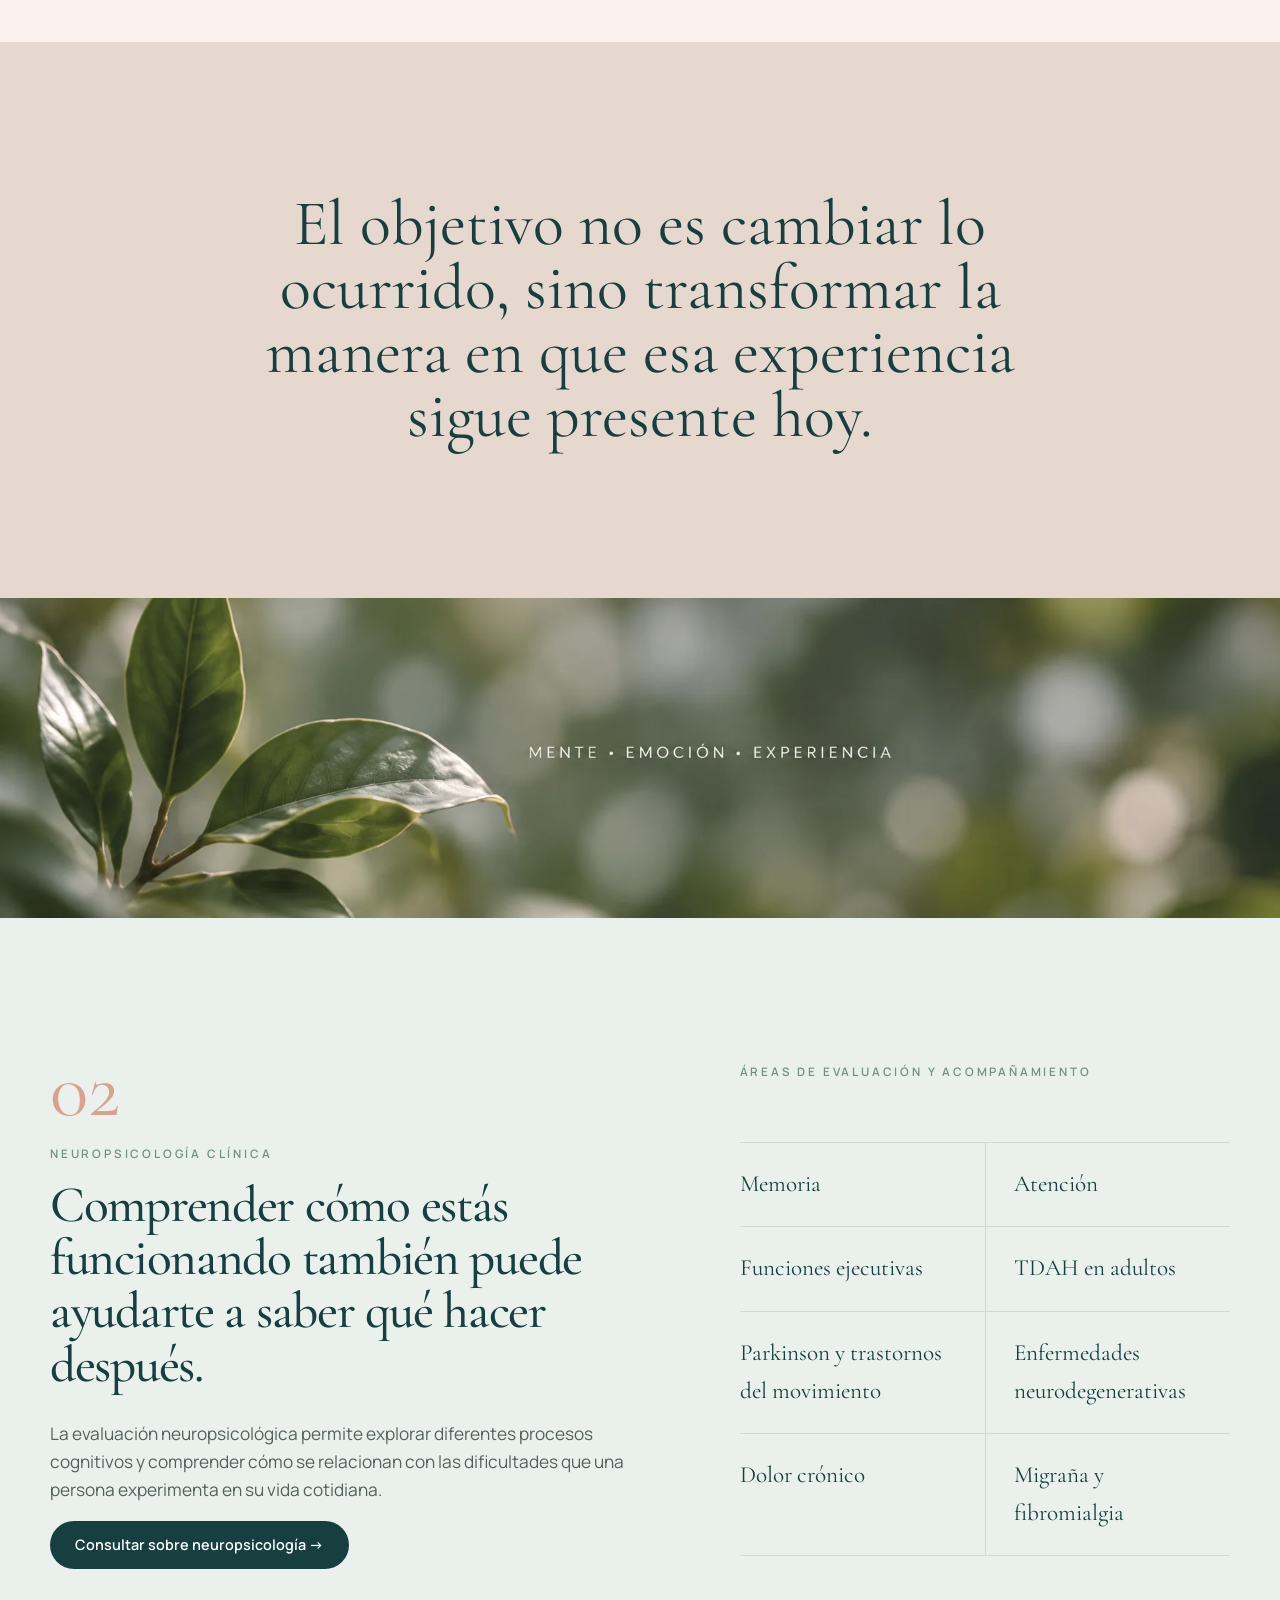
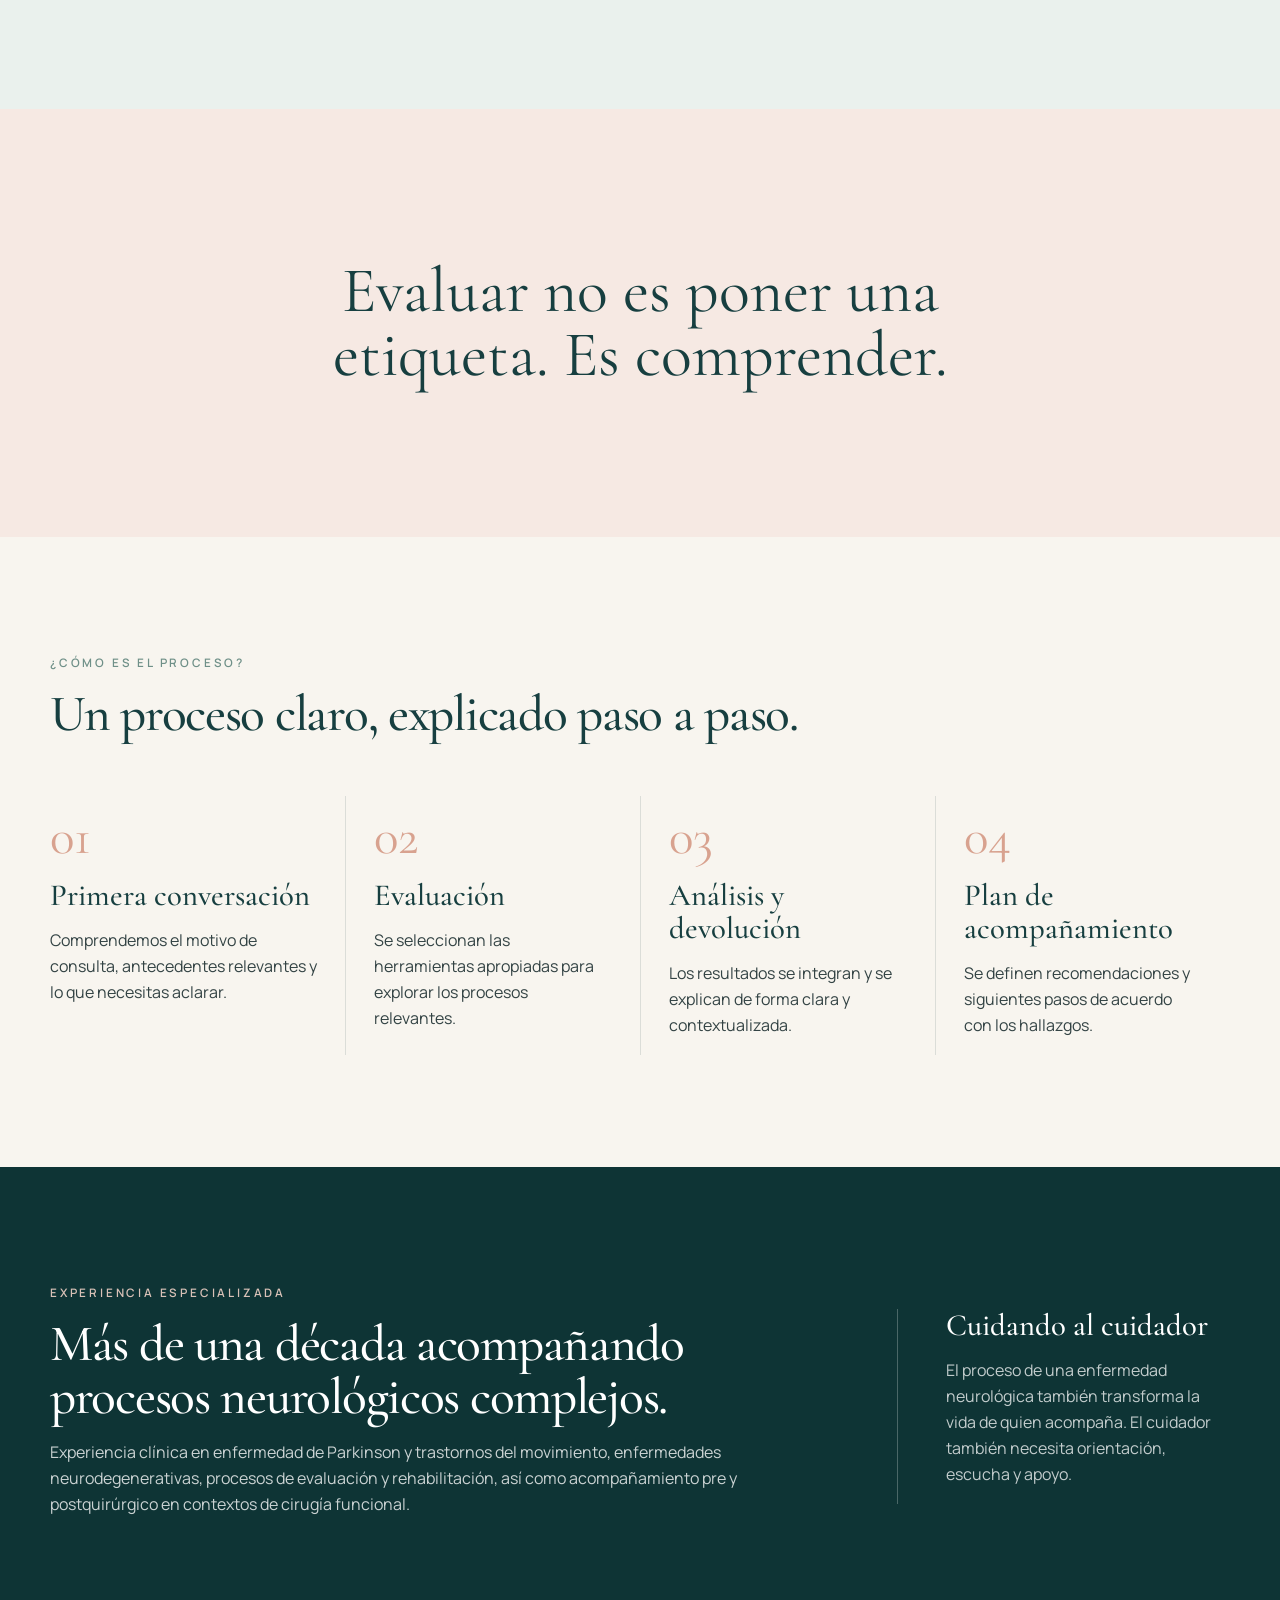
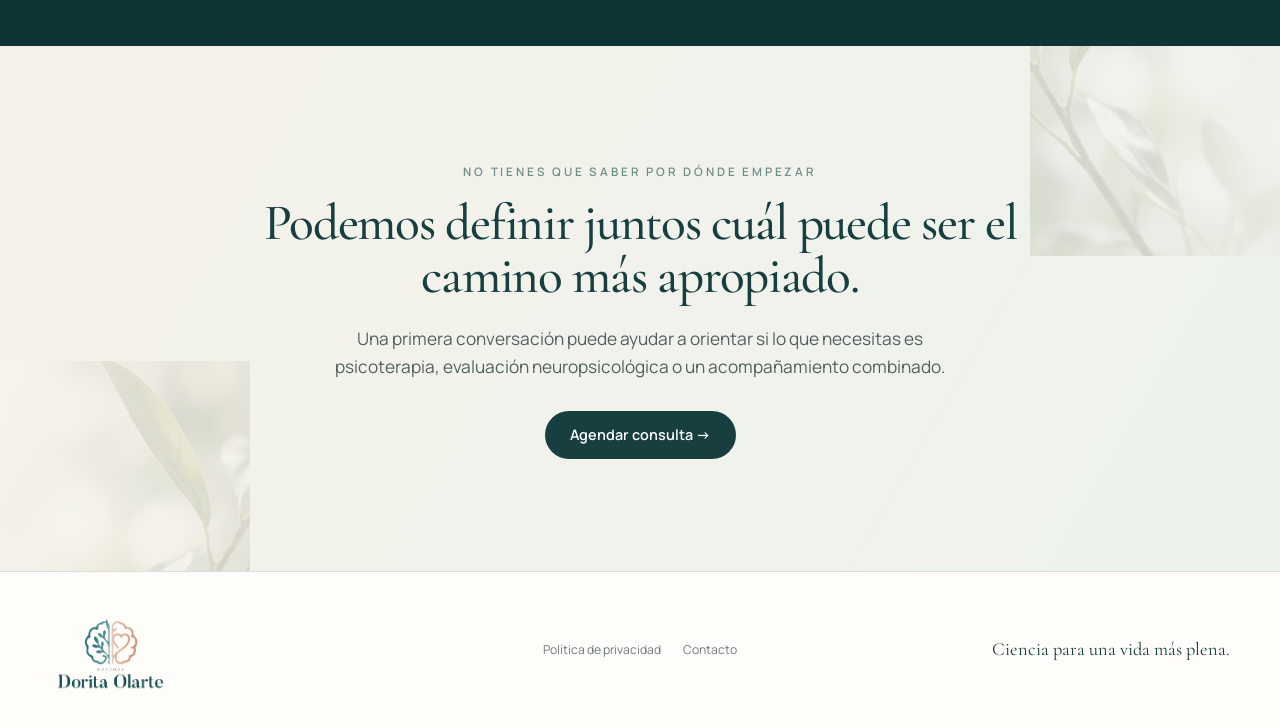
<file: dorita-website 5/servicios/index.html>
<!doctype html>
<html lang="es">
<head>
  <meta charset="utf-8">
  <meta name="viewport" content="width=device-width, initial-scale=1">
  <title>Servicios | EMDR y Neuropsicología | Dra. Dorita Olarte</title>
  <meta name="description" content="Psicoterapia y EMDR, evaluación neuropsicológica, rehabilitación y acompañamiento en condiciones neurológicas para adultos.">
  <link rel="icon" type="image/png" href="../assets/images/favicon.png">
  <link rel="stylesheet" href="../assets/css/styles.css">
</head>
<body>
<header class="site-header"><div class="container header-inner">
  <a class="brand" href="../"><img src="../assets/images/logo.png" alt="Doctora Dorita Olarte Neuropsicóloga"></a>
  <button class="menu-toggle" aria-label="Abrir menú" aria-expanded="false">☰</button>
  <nav class="nav"><a href="../">Inicio</a><a href="../sobre-mi/">Sobre mí</a><a href="./" aria-current="page">Servicios</a><a href="../contacto/">Contacto</a><a class="btn" href="../contacto/">Agendar consulta →</a></nav>
</div></header>

<main>
  <section class="service-intro">
    <div class="container service-intro-grid">
      <div class="fade-up">
        <span class="eyebrow">Servicios</span>
        <h1 class="h1">Dos formas de acompañar un mismo propósito: tu bienestar.</h1>
        <p class="lead" style="margin-top:28px">Mi práctica integra la psicología clínica y la neuropsicología para abordar tanto la experiencia emocional como los procesos cognitivos de cada persona.</p>
        <p style="margin-top:30px"><a class="text-link" href="#emdr">Psicoterapia + EMDR ↓</a>&nbsp;&nbsp;&nbsp;<a class="text-link" href="#neuropsicologia">Neuropsicología clínica ↓</a></p>
      </div>
      <div class="service-intro-image fade-up"><img src="../assets/images/start-life.webp" alt="Rama verde sobre un fondo claro con mensaje de bienestar" loading="eager"></div>
    </div>
  </section>

  <section class="service-chapter service-emdr" id="emdr">
    <div class="container chapter-grid">
      <div class="fade-up">
        <div class="chapter-number">01</div>
        <span class="eyebrow">Psicoterapia y EMDR</span>
        <h2 class="h2">Hay experiencias que terminan, pero continúan presentes en la forma en que pensamos, sentimos o reaccionamos.</h2>
        <p class="lead" style="margin-top:28px">La psicoterapia ofrece un espacio para comprender, procesar y transformar experiencias que siguen generando malestar. EMDR puede ser una herramienta dentro de ese proceso, según la historia y las necesidades de cada persona.</p>
        <a class="btn" href="../contacto/">Consultar sobre psicoterapia y EMDR →</a>
      </div>
      <div class="fade-up">
        <h3 class="h3">Puede ser parte del trabajo clínico en situaciones como:</h3>
        <ul class="clean-list">
          <li>Experiencias traumáticas o acontecimientos difíciles.</li>
          <li>Pérdidas y duelos.</li>
          <li>Malestar emocional asociado a experiencias pasadas.</li>
          <li>Eventos médicos o experiencias de alta carga emocional.</li>
          <li>Situaciones persistentes que requieren exploración terapéutica.</li>
        </ul>
        <p class="muted" style="margin-top:24px">La pertinencia de EMDR se define individualmente después de una valoración clínica.</p>
      </div>
    </div>
  </section>

  <section class="breathing-quote service-pause-light"><div class="narrow fade-up"><blockquote>El objetivo no es cambiar lo ocurrido, sino transformar la manera en que esa experiencia sigue presente hoy.</blockquote></div></section>

  <div class="full-image-break" style="background-image:url('../assets/images/mind-experience.webp')" aria-label="Hojas verdes desenfocadas"></div>

  <section class="service-chapter service-neuro" id="neuropsicologia">
    <div class="container chapter-grid">
      <div class="fade-up">
        <div class="chapter-number">02</div>
        <span class="eyebrow">Neuropsicología clínica</span>
        <h2 class="h2">Comprender cómo estás funcionando también puede ayudarte a saber qué hacer después.</h2>
        <p class="lead" style="margin-top:28px">La evaluación neuropsicológica permite explorar diferentes procesos cognitivos y comprender cómo se relacionan con las dificultades que una persona experimenta en su vida cotidiana.</p>
        <a class="btn" href="../contacto/">Consultar sobre neuropsicología →</a>
      </div>
      <div class="fade-up">
        <span class="eyebrow">Áreas de evaluación y acompañamiento</span>
        <div class="neuro-grid">
          <div class="neuro-item">Memoria</div><div class="neuro-item">Atención</div>
          <div class="neuro-item">Funciones ejecutivas</div><div class="neuro-item">TDAH en adultos</div>
          <div class="neuro-item">Parkinson y trastornos del movimiento</div><div class="neuro-item">Enfermedades neurodegenerativas</div>
          <div class="neuro-item">Dolor crónico</div><div class="neuro-item">Migraña y fibromialgia</div>
        </div>
      </div>
    </div>
  </section>

  <section class="breathing-quote service-pause-rose"><div class="narrow fade-up"><blockquote>Evaluar no es poner una etiqueta. Es comprender.</blockquote></div></section>

  <section class="section service-process">
    <div class="container">
      <div class="fade-up" style="max-width:760px"><span class="eyebrow">¿Cómo es el proceso?</span><h2 class="h2">Un proceso claro, explicado paso a paso.</h2></div>
      <div class="process-grid">
        <div class="process-step fade-up"><div class="step-no">01</div><h3 class="h3">Primera conversación</h3><p>Comprendemos el motivo de consulta, antecedentes relevantes y lo que necesitas aclarar.</p></div>
        <div class="process-step fade-up"><div class="step-no">02</div><h3 class="h3">Evaluación</h3><p>Se seleccionan las herramientas apropiadas para explorar los procesos relevantes.</p></div>
        <div class="process-step fade-up"><div class="step-no">03</div><h3 class="h3">Análisis y devolución</h3><p>Los resultados se integran y se explican de forma clara y contextualizada.</p></div>
        <div class="process-step fade-up"><div class="step-no">04</div><h3 class="h3">Plan de acompañamiento</h3><p>Se definen recomendaciones y siguientes pasos de acuerdo con los hallazgos.</p></div>
      </div>
    </div>
  </section>

  <section class="section bg-dark" id="experiencia">
    <div class="container dark-special">
      <div class="fade-up">
        <span class="eyebrow">Experiencia especializada</span>
        <h2 class="h2">Más de una década acompañando procesos neurológicos complejos.</h2>
        <p style="color:rgba(255,255,255,.78);max-width:760px">Experiencia clínica en enfermedad de Parkinson y trastornos del movimiento, enfermedades neurodegenerativas, procesos de evaluación y rehabilitación, así como acompañamiento pre y postquirúrgico en contextos de cirugía funcional.</p>
      </div>
      <div class="caregiver fade-up">
        <h3 class="h3">Cuidando al cuidador</h3>
        <p style="color:rgba(255,255,255,.75)">El proceso de una enfermedad neurológica también transforma la vida de quien acompaña. El cuidador también necesita orientación, escucha y apoyo.</p>
      </div>
    </div>
  </section>

  <section class="section cta"><div class="narrow fade-up"><span class="eyebrow">No tienes que saber por dónde empezar</span><h2 class="h2">Podemos definir juntos cuál puede ser el camino más apropiado.</h2><p class="lead" style="margin:22px auto 30px">Una primera conversación puede ayudar a orientar si lo que necesitas es psicoterapia, evaluación neuropsicológica o un acompañamiento combinado.</p><a class="btn" href="../contacto/">Agendar consulta →</a></div></section>
</main>

<footer class="site-footer"><div class="container footer-grid"><a class="footer-logo" href="../"><img src="../assets/images/logo.png" alt="Dra. Dorita Olarte"></a><div class="footer-links"><a href="../privacidad/">Política de privacidad</a><a href="../contacto/">Contacto</a></div><div class="footer-note">Ciencia para una vida más plena.</div></div></footer>
<script src="../assets/js/config.js"></script><script src="../assets/js/main.js"></script>
</body></html>
</file>
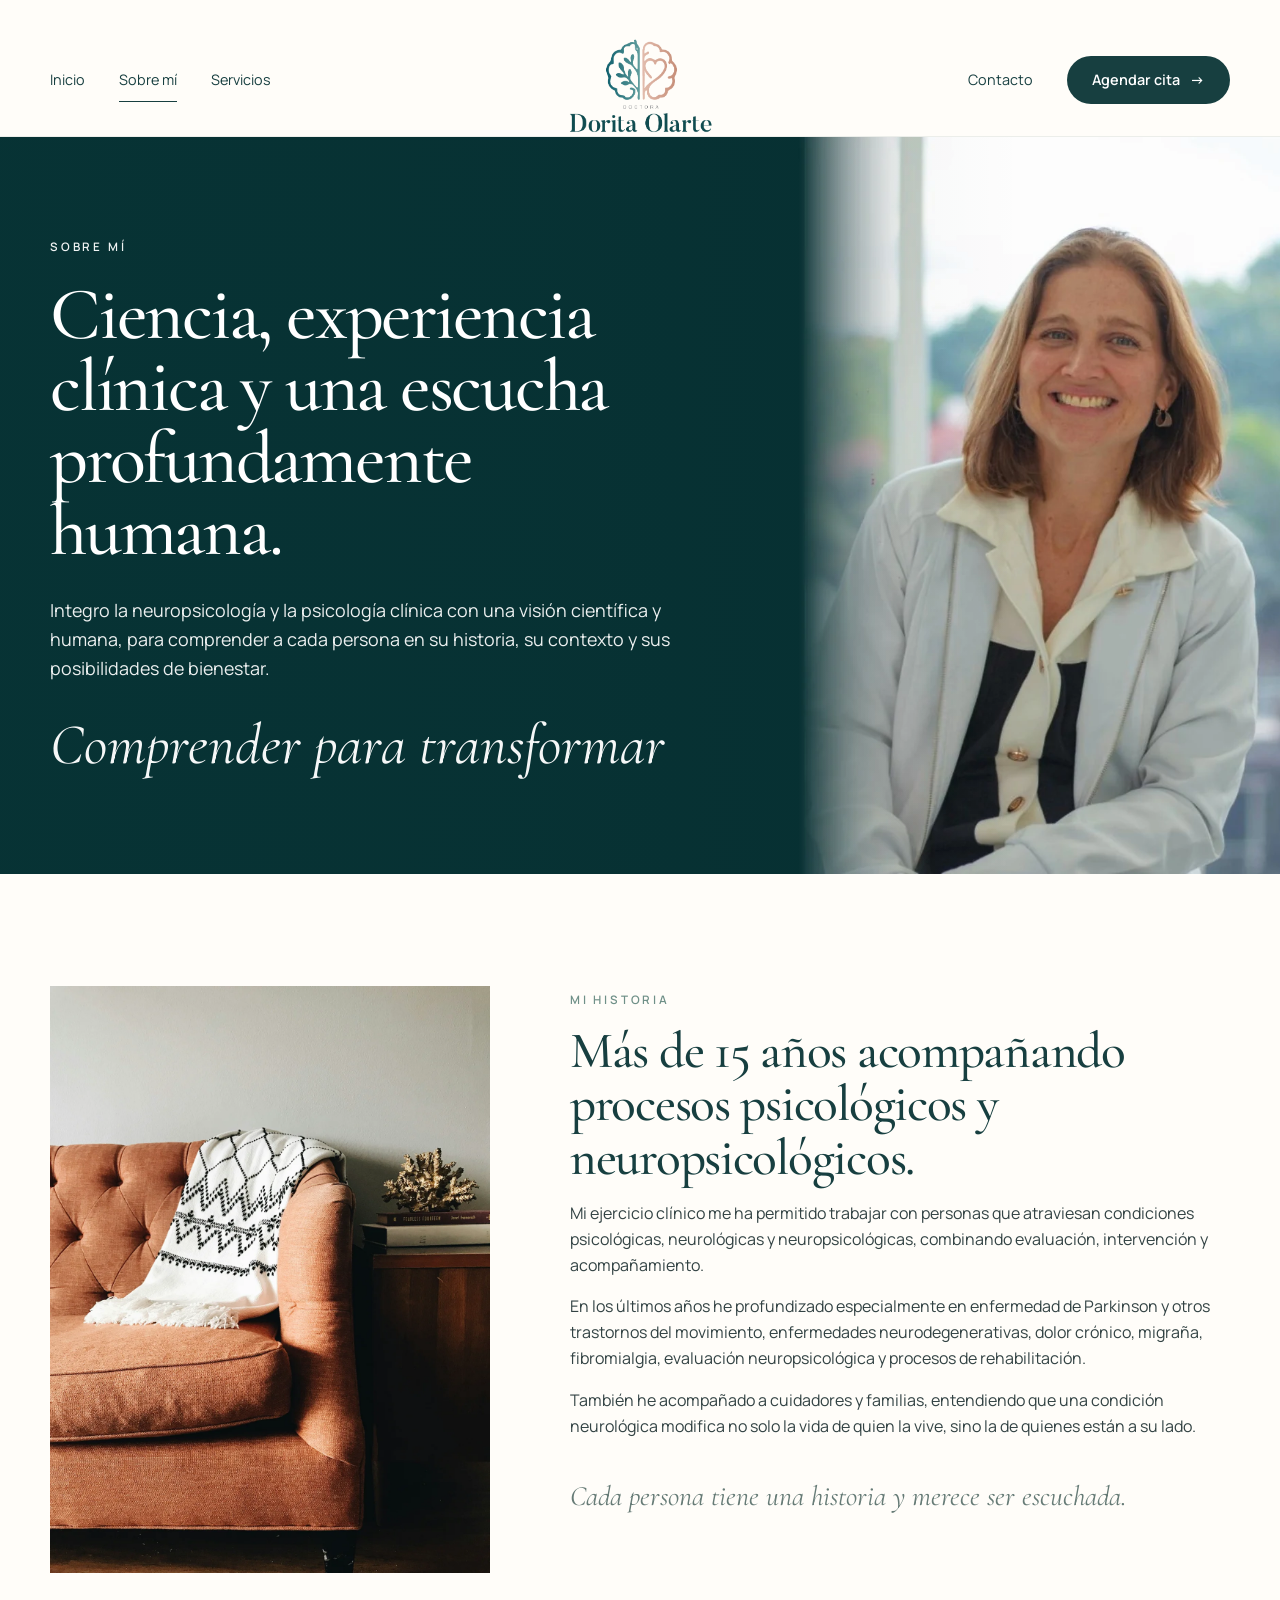
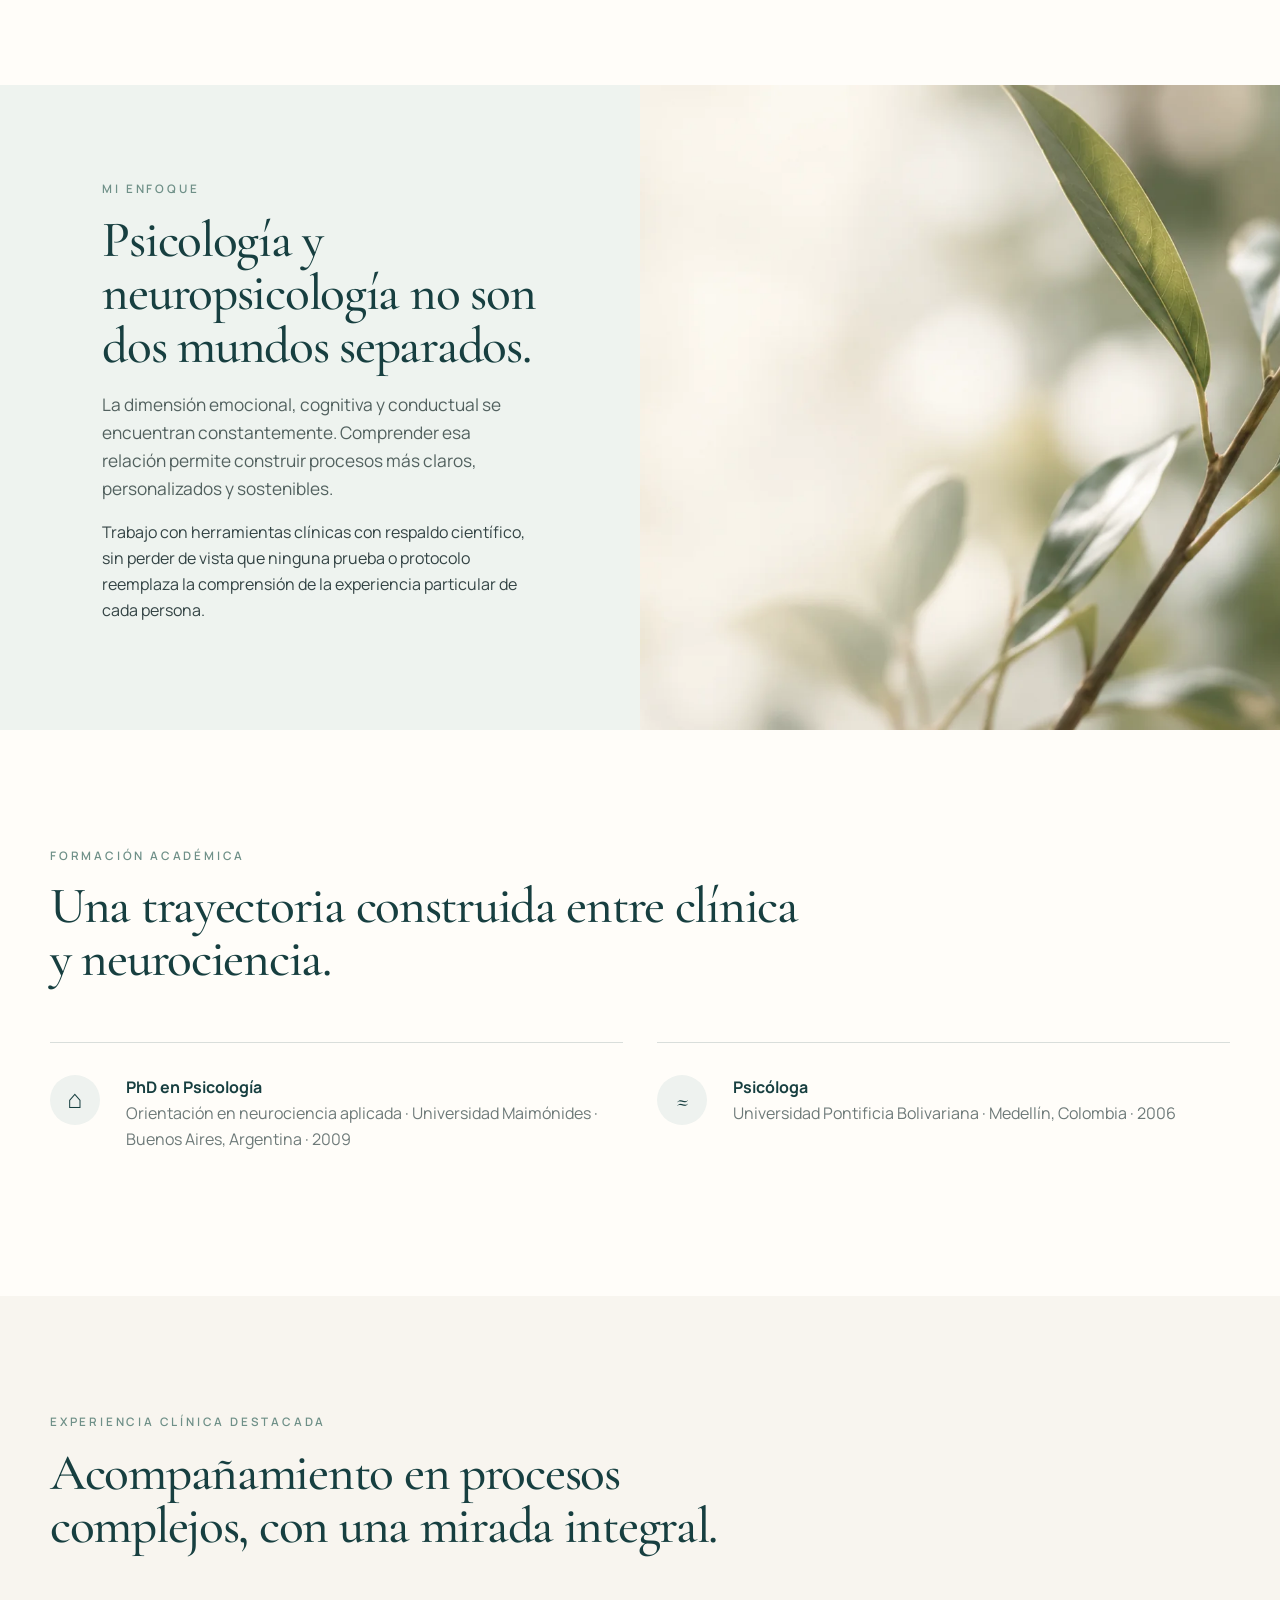
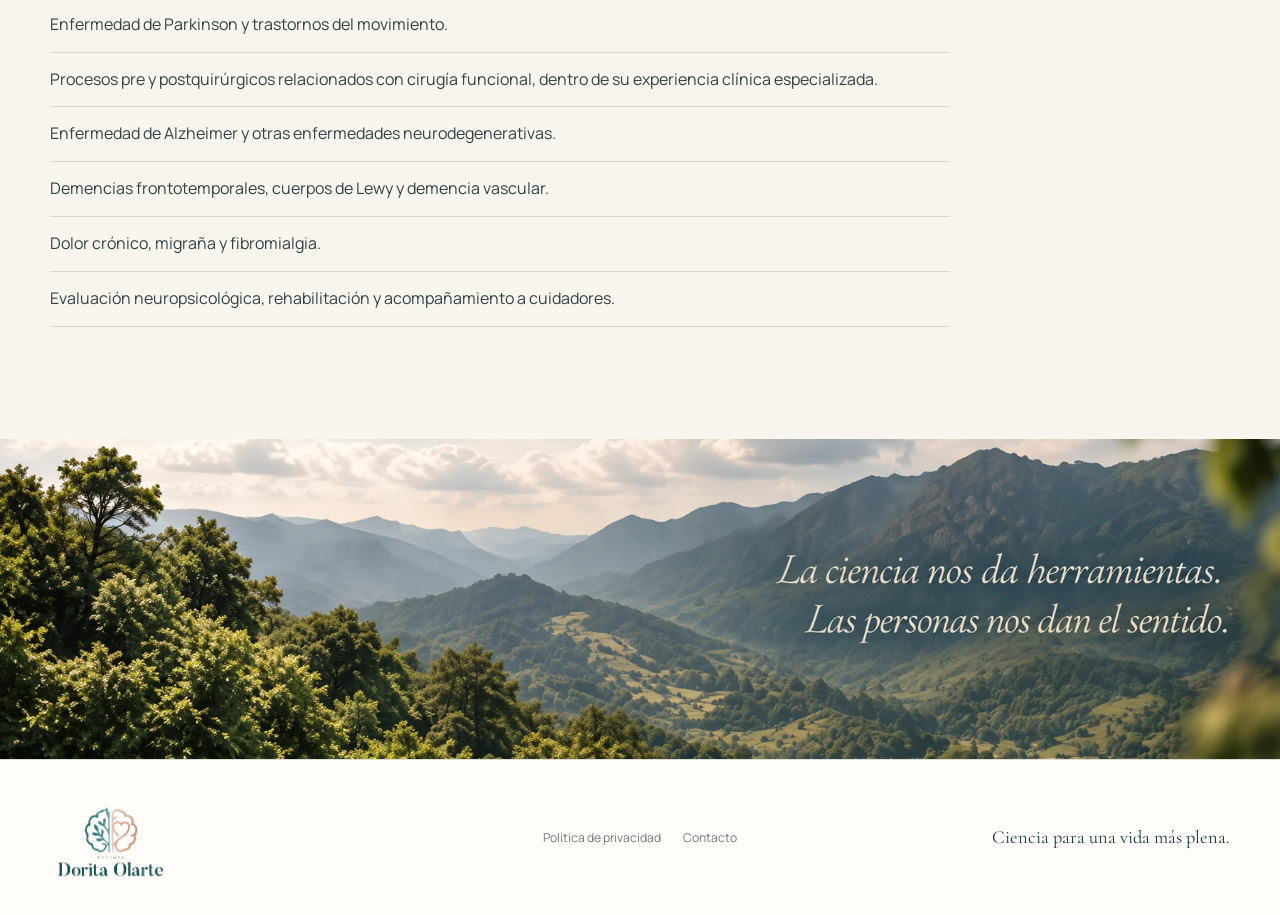
<file: dorita-website 5/sobre-mi/index.html>
<!doctype html>
<html lang="es">
<head>
  <meta charset="utf-8">
  <meta name="viewport" content="width=device-width, initial-scale=1">
  <title>Sobre mí | Dra. Dorita Olarte</title>
  <meta name="description" content="Conoce la trayectoria clínica, enfoque profesional y formación de la Dra. Dorita Olarte, psicóloga y neuropsicóloga con experiencia en adultos y condiciones neurológicas complejas.">
  <link rel="icon" type="image/png" href="../assets/images/favicon.png">
  <link rel="stylesheet" href="../assets/css/styles.css">
</head>
<body>
<header class="site-header site-header-centered"><div class="container header-home-shell">
  <button class="menu-toggle" aria-label="Abrir menú" aria-expanded="false">☰</button>
  <nav class="nav nav-home" aria-label="Navegación principal">
    <div class="nav-group nav-group-left">
      <a href="../">Inicio</a>
      <a href="./" aria-current="page">Sobre mí</a>
      <a href="../servicios/">Servicios</a>
    </div>
    <a class="brand brand-home" href="../"><img src="../assets/images/logo.png" alt="Doctora Dorita Olarte Neuropsicóloga"></a>
    <div class="nav-group nav-group-right">
      <a href="../contacto/">Contacto</a>
      <a class="btn" href="../contacto/">Agendar cita <span aria-hidden="true">→</span></a>
    </div>
  </nav>
</div></header>

<main>
  <section class="about-hero-band">
    <div class="container about-hero-desktop-wrap">
      <div class="about-hero-copy fade-up">
        <span class="eyebrow">Sobre mí</span>
        <h1 class="h1 about-hero-title">Ciencia, experiencia clínica y una escucha profundamente humana.</h1>
        <p class="lead about-hero-lead">Integro la neuropsicología y la psicología clínica con una visión científica y humana, para comprender a cada persona en su historia, su contexto y sus posibilidades de bienestar.</p>
        <p class="about-hero-script">Comprender para transformar</p>
      </div>
    </div>
    <div class="about-hero-mobile-image" role="img" aria-label="Dra. Dorita Olarte"></div>
  </section>

  <section class="section">
    <div class="container story-grid">
      <div class="story-image fade-up"><img src="../assets/images/about-couch.webp" alt="Espacio cálido y tranquilo de consulta" loading="lazy"></div>
      <div class="fade-up">
        <span class="eyebrow">Mi historia</span>
        <h2 class="h2">Más de 15 años acompañando procesos psicológicos y neuropsicológicos.</h2>
        <p>Mi ejercicio clínico me ha permitido trabajar con personas que atraviesan condiciones psicológicas, neurológicas y neuropsicológicas, combinando evaluación, intervención y acompañamiento.</p>
        <p>En los últimos años he profundizado especialmente en enfermedad de Parkinson y otros trastornos del movimiento, enfermedades neurodegenerativas, dolor crónico, migraña, fibromialgia, evaluación neuropsicológica y procesos de rehabilitación.</p>
        <p>También he acompañado a cuidadores y familias, entendiendo que una condición neurológica modifica no solo la vida de quien la vive, sino la de quienes están a su lado.</p>
        <p class="quote-script">Cada persona tiene una historia y merece ser escuchada.</p>
      </div>
    </div>
  </section>

  <section class="split bg-sage">
    <div class="split-copy">
      <div class="split-copy-inner fade-up">
        <span class="eyebrow">Mi enfoque</span>
        <h2 class="h2">Psicología y neuropsicología no son dos mundos separados.</h2>
        <p class="lead">La dimensión emocional, cognitiva y conductual se encuentran constantemente. Comprender esa relación permite construir procesos más claros, personalizados y sostenibles.</p>
        <p>Trabajo con herramientas clínicas con respaldo científico, sin perder de vista que ninguna prueba o protocolo reemplaza la comprensión de la experiencia particular de cada persona.</p>
      </div>
    </div>
    <div class="split-image"><img src="../assets/images/branch-light.webp" alt="Rama verde sobre fondo suave" loading="lazy"></div>
  </section>

  <section class="section">
    <div class="container">
      <div class="fade-up" style="max-width:760px;margin-bottom:55px">
        <span class="eyebrow">Formación académica</span>
        <h2 class="h2">Una trayectoria construida entre clínica y neurociencia.</h2>
      </div>
      <div class="credentials">
        <div class="credential fade-up"><div class="credential-icon">⌂</div><div><strong>PhD en Psicología</strong><br><span class="muted">Orientación en neurociencia aplicada · Universidad Maimónides · Buenos Aires, Argentina · 2009</span></div></div>
        <div class="credential fade-up"><div class="credential-icon">≈</div><div><strong>Psicóloga</strong><br><span class="muted">Universidad Pontificia Bolivariana · Medellín, Colombia · 2006</span></div></div>
      </div>
    </div>
  </section>

  <section class="section bg-cream">
    <div class="container">
      <div class="fade-up" style="max-width:760px;margin-bottom:44px"><span class="eyebrow">Experiencia clínica destacada</span><h2 class="h2">Acompañamiento en procesos complejos, con una mirada integral.</h2></div>
      <ul class="clean-list" style="max-width:900px">
        <li>Enfermedad de Parkinson y trastornos del movimiento.</li>
        <li>Procesos pre y postquirúrgicos relacionados con cirugía funcional, dentro de su experiencia clínica especializada.</li>
        <li>Enfermedad de Alzheimer y otras enfermedades neurodegenerativas.</li>
        <li>Demencias frontotemporales, cuerpos de Lewy y demencia vascular.</li>
        <li>Dolor crónico, migraña y fibromialgia.</li>
        <li>Evaluación neuropsicológica, rehabilitación y acompañamiento a cuidadores.</li>
      </ul>
    </div>
  </section>

  <section class="full-image-break" style="background-image:url('../assets/images/mountain-quote.webp')" aria-label="Paisaje de montaña"></section>
</main>

<footer class="site-footer"><div class="container footer-grid"><a class="footer-logo" href="../"><img src="../assets/images/logo.png" alt="Dra. Dorita Olarte"></a><div class="footer-links"><a href="../privacidad/">Política de privacidad</a><a href="../contacto/">Contacto</a></div><div class="footer-note">Ciencia para una vida más plena.</div></div></footer>
<script src="../assets/js/config.js"></script><script src="../assets/js/main.js"></script>
</body></html>
</file>
<file: assets/css/styles.css>
@import url('https://fonts.googleapis.com/css2?family=Montserrat:wght@400;500;600&family=Playfair+Display:ital,wght@0,500;0,600;1,500&display=swap');

:root {
  --rose: #C89BA2;
  --sage: #A8B5A1;
  --ivory: #F7F4EE;
  --cream: #FBF9F5;
  --taupe: #D7C9BE;
  --charcoal: #3A3A3A;
  --olive: #505846;
  --muted: #6F716C;
  --line: rgba(58,58,58,.13);
  --white: #fff;
  --serif: 'Playfair Display', Georgia, serif;
  --sans: 'Montserrat', Arial, sans-serif;
  --shadow: 0 22px 70px rgba(52,53,48,.08);
}

* { box-sizing: border-box; }
html { scroll-behavior: smooth; }
body {
  margin: 0;
  background: var(--cream);
  color: var(--charcoal);
  font-family: var(--sans);
  line-height: 1.72;
  -webkit-font-smoothing: antialiased;
}
img { display: block; max-width: 100%; }
a { color: inherit; text-decoration: none; }
button,input,textarea,select { font: inherit; }

.container { width: min(1320px, calc(100% - 96px)); margin: 0 auto; }
.narrow { width: min(850px, calc(100% - 96px)); margin: 0 auto; }
.section { padding: 138px 0; }
.section-sm { padding: 88px 0; }
.section-lg { padding: 168px 0; }
.bg-ivory { background: var(--ivory); }
.bg-white { background: #fff; }
.bg-sage-soft { background: #EFF2EC; }
.bg-rose-soft { background: #F6EDEE; }

.eyebrow {
  display: inline-flex;
  align-items: center;
  gap: 12px;
  margin-bottom: 22px;
  color: var(--rose);
  font-size: .72rem;
  line-height: 1.2;
  letter-spacing: .23em;
  text-transform: uppercase;
  font-weight: 600;
}
.display,.h1,.h2,.h3 { font-family: var(--serif); color: var(--charcoal); font-weight: 500; margin: 0; }
.display { font-size: clamp(4.2rem, 6.5vw, 7.2rem); line-height: .94; letter-spacing: -.04em; }
.h1 { font-size: clamp(3.3rem, 5.1vw, 5.7rem); line-height: .98; letter-spacing: -.035em; }
.h2 { font-size: clamp(2.7rem, 4vw, 4.5rem); line-height: 1.03; letter-spacing: -.03em; }
.h3 { font-size: clamp(1.8rem, 2.3vw, 2.5rem); line-height: 1.12; }
.lead { max-width: 720px; font-size: 1.08rem; color: #5d605c; }
.muted { color: var(--muted); }
.rule { height: 1px; background: var(--line); }

.btn {
  display: inline-flex;
  align-items: center;
  justify-content: center;
  gap: 10px;
  min-height: 52px;
  padding: 0 26px;
  border-radius: 999px;
  border: 1px solid var(--rose);
  background: var(--rose);
  color: #fff !important;
  font-size: .84rem;
  font-weight: 600;
  transition: transform .2s ease, background .2s ease, color .2s ease;
}
.btn:hover { transform: translateY(-2px); background: #b9878e; }
.btn-outline { background: transparent; color: var(--charcoal) !important; border-color: rgba(58,58,58,.35); }
.btn-outline:hover { background: var(--charcoal); color: #fff !important; border-color: var(--charcoal); }
.text-link { display:inline-flex; align-items:center; gap:8px; color:var(--rose); font-size:.84rem; font-weight:600; }

.site-header {
  position: sticky;
  top: 0;
  z-index: 50;
  background: rgba(255,255,255,.95);
  backdrop-filter: blur(16px);
  border-bottom: 1px solid rgba(58,58,58,.07);
}
.header-inner {
  min-height: 98px;
  display: flex;
  align-items: center;
  gap: 44px;
}
.brand { flex: 0 0 auto; }
.brand img { width: 158px; height: auto; }
.nav { margin-left: auto; display:flex; align-items:center; gap: 30px; font-size:.78rem; }
.nav a:not(.btn) { position:relative; color:#4a4d49; }
.nav a:not(.btn)::after { content:''; position:absolute; left:0; right:100%; bottom:-9px; height:1px; background:var(--rose); transition:right .22s ease; }
.nav a:not(.btn):hover::after,.nav a[aria-current='page']::after { right:0; }
.menu-toggle { display:none; margin-left:auto; border:0; background:transparent; color:var(--charcoal); font-size:1.45rem; padding:10px; }

/* Home hero: soft white-to-photo transition */
.home-hero {
  position: relative;
  min-height: 790px;
  overflow: hidden;
  background: var(--cream);
  display:flex;
  align-items:center;
}
.home-hero-photo {
  position:absolute;
  top:0; right:0; bottom:0;
  width:58%;
  background: url('../images/dorita-hero-final.webp') center 24% / cover no-repeat;
}
.home-hero-fade {
  position:absolute;
  inset:0;
  background: linear-gradient(90deg,
    #fbf9f5 0%,
    #fbf9f5 38%,
    rgba(251,249,245,.98) 45%,
    rgba(251,249,245,.86) 52%,
    rgba(251,249,245,.45) 61%,
    rgba(251,249,245,.08) 72%,
    rgba(251,249,245,0) 82%);
  pointer-events:none;
}
.home-hero .container { position:relative; z-index:2; }
.home-hero-copy { width:min(610px,50%); padding:104px 0 84px; }
.home-hero-title em { color:var(--rose); font-weight:500; }
.home-hero-copy .lead { margin:30px 0 34px; max-width:590px; }
.hero-actions { display:flex; flex-wrap:wrap; gap:14px; }
.trust-row { display:grid; grid-template-columns:repeat(3,1fr); gap:0; margin-top:48px; max-width:640px; border-top:1px solid var(--line); padding-top:26px; }
.trust-item { padding:0 22px; font-size:.76rem; color:#666a65; }
.trust-item:first-child { padding-left:0; }
.trust-item + .trust-item { border-left:1px solid var(--line); }
.trust-item strong { display:block; color:var(--charcoal); font-weight:600; margin-bottom:2px; }
.home-hero-mobile-photo { display:none; }

.section-heading { max-width:920px; margin-bottom:72px; }
.section-heading.center { text-align:center; margin-left:auto; margin-right:auto; }
.section-heading .lead { margin-top:24px; }

.service-grid { display:grid; grid-template-columns:repeat(5,1fr); border-top:1px solid var(--line); border-bottom:1px solid var(--line); }
.service-card { padding:50px 28px 42px; min-height:330px; text-align:center; }
.service-card + .service-card { border-left:1px solid var(--line); }
.service-icon { width:72px; height:72px; margin:0 auto 26px; border-radius:50%; background:#EEF1EC; display:grid; place-items:center; font-family:var(--serif); font-size:1.8rem; color:var(--olive); }
.service-card:nth-child(even) .service-icon { background:#F4E9EA; color:#9f747b; }
.service-card p { color:#70726f; font-size:.88rem; }

.story-section { display:grid; grid-template-columns:1fr 1fr; min-height:650px; background:#fff; }
.story-visual { overflow:hidden; }
.story-visual img { width:100%; height:100%; object-fit:cover; }
.story-copy { padding:110px max(8vw,80px); display:flex; align-items:center; }
.story-copy-inner { max-width:640px; }
.story-copy .lead { margin:27px 0; }
.credentials-mini { display:grid; grid-template-columns:1fr 1fr; gap:18px 34px; margin:38px 0 42px; }
.credential-mini { padding-top:18px; border-top:1px solid var(--line); font-size:.82rem; color:#686b67; }
.credential-mini strong { color:var(--charcoal); }

.virtual-section { background:var(--ivory); }
.virtual-grid { display:grid; grid-template-columns:.95fr 1.05fr; gap:90px; align-items:center; }
.virtual-copy .lead { margin:28px 0; }
.virtual-list { list-style:none; margin:36px 0 40px; padding:0; display:grid; gap:16px; }
.virtual-list li { display:grid; grid-template-columns:34px 1fr; gap:14px; align-items:start; font-size:.9rem; }
.virtual-list span { width:30px; height:30px; border-radius:50%; background:#fff; display:grid; place-items:center; color:var(--rose); }
.virtual-image { position:relative; }
.virtual-image img { width:100%; min-height:520px; object-fit:cover; box-shadow:var(--shadow); }
.virtual-note { position:absolute; left:-40px; bottom:34px; background:#fff; padding:22px 26px; width:min(310px,80%); box-shadow:var(--shadow); font-family:var(--serif); font-size:1.35rem; color:var(--olive); }

.quote-band { background:var(--sage); color:#fff; padding:66px 0; }
.quote-inner { display:flex; align-items:center; justify-content:space-between; gap:50px; }
.quote-band blockquote { margin:0; font-family:var(--serif); font-style:italic; font-size:clamp(2.2rem,4vw,4.4rem); line-height:1; }
.quote-band .small { font-size:.7rem; letter-spacing:.22em; text-transform:uppercase; max-width:230px; }

.cta-panel { position:relative; overflow:hidden; background:#F8EEEE; }
.cta-panel::after { content:''; position:absolute; right:-80px; bottom:-90px; width:360px; height:360px; background:url('../images/branch-light.webp') center/cover no-repeat; opacity:.2; }
.cta-grid { position:relative; z-index:1; display:flex; justify-content:space-between; align-items:center; gap:70px; }
.cta-copy { max-width:760px; }
.cta-copy .lead { margin-top:22px; }

/* Interior hero */
.page-hero { padding:130px 0 120px; background:var(--ivory); }
.page-hero-grid { display:grid; grid-template-columns:1fr .82fr; gap:100px; align-items:center; }
.page-hero-image img { width:100%; max-height:680px; object-fit:cover; object-position:center 22%; box-shadow:var(--shadow); }
.page-hero .lead { margin-top:28px; }

/* About */
.about-story-grid { display:grid; grid-template-columns:1.08fr .92fr; gap:100px; align-items:center; }
.about-collage img { width:100%; box-shadow:var(--shadow); }
.about-copy p + p { margin-top:18px; }
.script-quote { margin-top:34px; font-family:var(--serif); font-style:italic; color:var(--rose); font-size:2.1rem; }
.approach-grid { display:grid; grid-template-columns:.85fr 1.15fr; gap:90px; align-items:center; }
.approach-art { min-height:520px; background:url('../images/leaves-closeup.webp') center/cover no-repeat; }
.clean-list { list-style:none; padding:0; margin:34px 0 0; }
.clean-list li { padding:16px 0; border-bottom:1px solid var(--line); }
.credentials { display:grid; grid-template-columns:1fr 1fr; gap:40px; }
.credential { padding:28px 0; border-top:1px solid var(--line); }
.credential strong { color:var(--charcoal); }

/* Services */
.services-hero { position:relative; min-height:660px; display:flex; align-items:center; background:url('../images/services-hero-mountains.webp') center 50%/cover no-repeat; color:#fff; }
.services-hero::before { content:''; position:absolute; inset:0; background:linear-gradient(90deg,rgba(42,48,44,.72),rgba(42,48,44,.36) 55%,rgba(42,48,44,.12)); }
.services-hero .container { position:relative; z-index:1; }
.services-hero-copy { max-width:780px; padding:72px 0; }
.services-hero .h1,.services-hero .lead { color:#fff; }
.services-hero .eyebrow { color:#fff; }
.services-hero .lead { margin:28px 0 34px; }
.service-chapter { padding:145px 0; }
.chapter-grid { display:grid; grid-template-columns:.92fr 1.08fr; gap:100px; align-items:start; }
.chapter-number { color:var(--rose); font-family:var(--serif); font-size:5.2rem; line-height:.8; margin-bottom:24px; }
.chapter-copy .lead { margin-top:26px; }
.chapter-points { margin-top:38px; }
.breathing-quote { padding:145px 0; text-align:center; background:#fff; }
.breathing-quote blockquote { max-width:880px; margin:0 auto; font-family:var(--serif); font-size:clamp(2.7rem,4.7vw,5.2rem); line-height:1.03; color:var(--olive); }
.neuro-grid { display:grid; grid-template-columns:1fr 1fr; margin-top:42px; border-top:1px solid var(--line); }
.neuro-item { padding:20px 20px 20px 0; border-bottom:1px solid var(--line); font-family:var(--serif); font-size:1.35rem; }
.neuro-item:nth-child(even) { padding-left:28px; border-left:1px solid var(--line); }
.process-grid { display:grid; grid-template-columns:repeat(4,1fr); gap:0; margin-top:54px; }
.process-step { padding:0 28px; }
.process-step:first-child { padding-left:0; }
.process-step + .process-step { border-left:1px solid var(--line); }
.step-no { color:var(--rose); font-family:var(--serif); font-size:3.2rem; }
.dark-special { background:var(--olive); color:#fff; }
.dark-special .h2,.dark-special .h3,.dark-special .lead { color:#fff; }
.dark-special .eyebrow { color:#ead7da; }
.dark-grid { display:grid; grid-template-columns:1.2fr .8fr; gap:100px; align-items:center; }
.dark-aside { padding-left:52px; border-left:1px solid rgba(255,255,255,.25); }
.services-final { position:relative; padding:150px 0; background:url('../images/home-hero-forest.webp') center/cover no-repeat; }
.services-final::before { content:''; position:absolute; inset:0; background:rgba(255,255,255,.60); }
.services-final-card { position:relative; z-index:1; width:min(820px,calc(100% - 48px)); margin:auto; background:rgba(255,255,255,.96); padding:70px 76px; text-align:center; box-shadow:var(--shadow); }
.services-final-card .lead { margin:24px auto 32px; }

/* Contact */
.contact-hero { background:var(--ivory); }
.contact-grid { display:grid; grid-template-columns:.86fr 1.14fr; gap:110px; align-items:start; }
.contact-info .lead { margin:26px 0 34px; }
.contact-list { list-style:none; padding:0; margin:0 0 38px; }
.contact-list li { padding:15px 0; border-bottom:1px solid var(--line); }
.contact-photo img { width:100%; max-height:520px; object-fit:cover; object-position:center 15%; box-shadow:var(--shadow); }
.contact-card { background:#fff; padding:54px; box-shadow:var(--shadow); }
.form-grid { display:grid; gap:20px; }
label { display:block; font-size:.76rem; font-weight:600; color:var(--charcoal); margin-bottom:7px; }
input,select,textarea { width:100%; padding:14px 15px; border:1px solid #dddcd6; background:#fff; color:var(--charcoal); outline:none; }
input:focus,select:focus,textarea:focus { border-color:var(--rose); box-shadow:0 0 0 3px rgba(200,155,162,.12); }
textarea { min-height:140px; resize:vertical; }
.form-note { font-size:.76rem; color:var(--muted); }
.contact-banner { min-height:360px; background:url('../images/start-life-small-copy.webp') center/cover no-repeat; }

/* Privacy */
.privacy { background:var(--ivory); }
.privacy .narrow > p,.privacy .narrow > h2 { max-width:760px; }

.site-footer { padding:52px 0; background:#fff; border-top:1px solid var(--line); }
.footer-grid { display:grid; grid-template-columns:1fr auto 1fr; align-items:center; gap:40px; }
.footer-logo img { width:170px; }
.footer-links { display:flex; justify-content:center; gap:24px; font-size:.74rem; color:var(--muted); }
.footer-note { text-align:right; color:var(--olive); font-family:var(--serif); font-size:1.15rem; }

.fade-up { opacity:0; transform:translateY(18px); transition:opacity .65s ease,transform .65s ease; }
.fade-up.visible { opacity:1; transform:none; }

@media (max-width: 1120px) {
  .container { width:min(100% - 56px,1320px); }
  .nav { gap:20px; font-size:.72rem; }
  .brand img { width:150px; }
  .service-grid { grid-template-columns:repeat(3,1fr); }
  .service-card:nth-child(4) { border-left:0; border-top:1px solid var(--line); }
  .service-card:nth-child(5) { border-top:1px solid var(--line); }
}

@media (max-width: 900px) {
  .container,.narrow { width:min(100% - 40px,1320px); }
  .section { padding:96px 0; }
  .section-lg { padding:112px 0; }
  .header-inner { min-height:80px; }
  .brand img { width:140px; }
  .menu-toggle { display:block; }
  .nav { position:absolute; top:80px; left:20px; right:20px; display:none; flex-direction:column; align-items:stretch; gap:20px; padding:28px; background:#fff; box-shadow:var(--shadow); border:1px solid var(--line); }
  .nav.open { display:flex; }
  .nav .btn { width:100%; }

  .home-hero { min-height:0; display:block; }
  .home-hero-photo,.home-hero-fade { display:none; }
  .home-hero-copy { width:100%; padding:92px 0 62px; }
  .home-hero-mobile-photo { display:block; height:540px; background:url('../images/dorita-hero-final.webp') center 18%/cover no-repeat; }
  .display { font-size:clamp(3.45rem,11vw,5rem); }
  .trust-row { max-width:none; }

  .service-grid { grid-template-columns:1fr 1fr; }
  .service-card { min-height:0; }
  .service-card:nth-child(n) { border-left:0; border-top:1px solid var(--line); }
  .service-card:nth-child(even) { border-left:1px solid var(--line); }
  .service-card:nth-child(-n+2) { border-top:0; }
  .service-card:last-child { grid-column:1/-1; border-left:0; }

  .story-section { grid-template-columns:1fr; }
  .story-visual { min-height:500px; }
  .story-copy { padding:90px 34px; }
  .virtual-grid,.page-hero-grid,.about-story-grid,.approach-grid,.chapter-grid,.dark-grid,.contact-grid { grid-template-columns:1fr; gap:64px; }
  .virtual-image img { min-height:420px; }
  .virtual-note { left:24px; }
  .page-hero { padding:92px 0; }
  .page-hero-image { order:2; }
  .page-hero-image img { max-height:640px; }
  .approach-art { min-height:420px; }
  .service-chapter { padding:100px 0; }
  .services-hero { min-height:580px; }
  .dark-aside { padding:38px 0 0; border-left:0; border-top:1px solid rgba(255,255,255,.25); }
  .process-grid { grid-template-columns:1fr 1fr; }
  .process-step { padding:28px; border-top:1px solid var(--line); }
  .process-step + .process-step { border-left:0; }
  .process-step:nth-child(even) { border-left:1px solid var(--line); }
  .services-final-card { padding:58px 34px; }
  .contact-card { padding:38px; }
  .footer-grid { grid-template-columns:1fr; text-align:center; }
  .footer-logo img { margin:auto; }
  .footer-note { text-align:center; }
  .footer-links { flex-wrap:wrap; }
  .quote-inner { flex-direction:column; align-items:flex-start; }
}

@media (max-width: 600px) {
  .container,.narrow { width:min(100% - 32px,1320px); }
  .section { padding:78px 0; }
  .section-lg { padding:90px 0; }
  .h1 { font-size:clamp(2.85rem,13vw,4rem); }
  .h2 { font-size:clamp(2.4rem,10vw,3.35rem); }
  .lead { font-size:1rem; }
  .home-hero-copy { padding:72px 0 48px; }
  .home-hero-mobile-photo { height:460px; }
  .hero-actions { flex-direction:column; align-items:stretch; }
  .hero-actions .btn { width:100%; }
  .trust-row { grid-template-columns:1fr; gap:14px; }
  .trust-item,.trust-item:first-child { padding:12px 0; }
  .trust-item + .trust-item { border-left:0; border-top:1px solid var(--line); }
  .service-grid { grid-template-columns:1fr; }
  .service-card:nth-child(n) { border-left:0; border-top:1px solid var(--line); }
  .service-card:first-child { border-top:0; }
  .story-visual { min-height:360px; }
  .story-copy { padding:74px 24px; }
  .credentials-mini,.credentials,.neuro-grid,.process-grid { grid-template-columns:1fr; }
  .virtual-note { position:static; width:100%; margin-top:16px; }
  .quote-band { padding:52px 0; }
  .cta-grid { flex-direction:column; align-items:flex-start; }
  .page-hero { padding:72px 0; }
  .page-hero-grid { gap:42px; }
  .services-hero { min-height:520px; }
  .services-hero-copy { padding:62px 0; }
  .neuro-item:nth-child(even) { border-left:0; padding-left:0; }
  .process-step,.process-step:nth-child(even) { padding:24px 0; border-left:0; }
  .services-final { padding:100px 0; }
  .services-final-card { width:calc(100% - 32px); padding:48px 24px; }
  .contact-card { padding:28px 22px; }
  .contact-banner { min-height:240px; }
  .footer-logo img { width:150px; }
}

@media (prefers-reduced-motion: reduce) {
  html { scroll-behavior:auto; }
  .fade-up { opacity:1; transform:none; transition:none; }
  .btn { transition:none; }
}

/* Interactive refinement inspired by progressive SaaS storytelling, adapted for a calm clinical brand */
.hero-wordline {
  margin: -10px 0 28px;
  display: flex;
  flex-wrap: wrap;
  gap: 8px;
  align-items: baseline;
  font-family: var(--serif);
  font-size: 1.25rem;
  color: #696b67;
}
.hero-wordline strong {
  color: var(--rose);
  font-weight: 500;
  font-style: italic;
  min-width: 130px;
  display: inline-block;
  transition: opacity .28s ease, transform .28s ease;
}
.hero-wordline strong.is-changing { opacity: 0; transform: translateY(6px); }

.service-card {
  position: relative;
  overflow: hidden;
  transition: transform .28s ease, background .28s ease, box-shadow .28s ease;
}
.service-card::after {
  content: '';
  position: absolute;
  left: 28px;
  right: 28px;
  bottom: 0;
  height: 3px;
  background: var(--rose);
  transform: scaleX(0);
  transform-origin: center;
  transition: transform .28s ease;
}
.service-card .service-icon { transition: transform .28s ease, background .28s ease; }
.service-card .text-link { transition: gap .25s ease; }
@media (hover: hover) and (pointer: fine) {
  .service-card:hover { transform: translateY(-8px); background: #fff; box-shadow: 0 20px 55px rgba(58,58,58,.07); z-index: 2; }
  .service-card:hover::after { transform: scaleX(1); }
  .service-card:hover .service-icon { transform: translateY(-4px) rotate(-2deg); }
  .service-card:hover .text-link { gap: 13px; }
}

.pathway-section { background: linear-gradient(180deg, #fff 0%, #f8f4ef 100%); }
.pathway-grid { display:grid; grid-template-columns:.9fr 1.1fr; gap:110px; align-items:start; }
.pathway-intro .lead { margin-top:28px; }
.pathway-panel { background:#fff; border:1px solid var(--line); box-shadow:var(--shadow); padding:18px; }
.pathway-tabs { display:grid; gap:8px; }
.pathway-tab {
  width:100%;
  min-height:64px;
  padding:15px 18px;
  border:1px solid transparent;
  background:transparent;
  color:#555954;
  text-align:left;
  cursor:pointer;
  font-size:.9rem;
  transition:background .22s ease, border-color .22s ease, color .22s ease, transform .22s ease;
}
.pathway-tab:hover { background:var(--ivory); }
.pathway-tab.active { background:#F7EDEE; border-color:rgba(200,155,162,.35); color:var(--charcoal); transform:translateX(4px); }
.pathway-result { margin-top:14px; padding:42px 38px 36px; background:var(--ivory); min-height:285px; }
.pathway-kicker { display:block; margin-bottom:14px; color:var(--rose); font-size:.7rem; font-weight:600; letter-spacing:.18em; text-transform:uppercase; }
.pathway-result p { color:#696c67; margin:20px 0 22px; }
.pathway-result.is-changing { animation:pathwayFade .28s ease; }
@keyframes pathwayFade { from { opacity:.35; transform:translateY(6px); } to { opacity:1; transform:none; } }

.parallax-media { position:relative; overflow:hidden; }
.parallax-media img { transform:scale(1.04); will-change:transform; }

.location-switcher { margin:34px 0 28px; }
.location-tabs { display:flex; flex-wrap:wrap; gap:8px; margin-bottom:14px; }
.location-tab {
  min-height:42px;
  padding:0 15px;
  border-radius:999px;
  border:1px solid rgba(58,58,58,.18);
  background:transparent;
  color:#5d605c;
  cursor:pointer;
  font-size:.78rem;
  transition:background .22s ease, color .22s ease, border-color .22s ease;
}
.location-tab.active { background:var(--olive); border-color:var(--olive); color:#fff; }
.location-card { display:grid; grid-template-columns:46px 1fr; gap:16px; align-items:start; background:#fff; padding:24px 26px; border:1px solid rgba(58,58,58,.08); }
.location-symbol { width:42px; height:42px; border-radius:50%; background:#F6EDEE; color:var(--rose); display:grid; place-items:center; font-family:var(--serif); }
.location-card strong { color:var(--charcoal); }
.location-card p { margin:8px 0 0; color:#71746e; font-size:.86rem; }
.location-card.is-changing { animation:pathwayFade .28s ease; }

.faq-section { background:#fff; }
.faq-grid { display:grid; grid-template-columns:.8fr 1.2fr; gap:110px; align-items:start; }
.faq-intro { position:sticky; top:130px; }
.faq-intro .lead { margin-top:26px; }
.faq-list details { border-top:1px solid var(--line); }
.faq-list details:last-child { border-bottom:1px solid var(--line); }
.faq-list summary {
  list-style:none;
  cursor:pointer;
  padding:28px 54px 28px 0;
  position:relative;
  font-family:var(--serif);
  font-size:1.55rem;
  line-height:1.25;
  color:var(--charcoal);
}
.faq-list summary::-webkit-details-marker { display:none; }
.faq-list summary::after {
  content:'+';
  position:absolute;
  right:2px;
  top:50%;
  transform:translateY(-50%);
  width:34px;
  height:34px;
  border-radius:50%;
  border:1px solid rgba(58,58,58,.18);
  display:grid;
  place-items:center;
  font-family:var(--sans);
  font-size:1rem;
  transition:transform .22s ease, background .22s ease;
}
.faq-list details[open] summary::after { content:'−'; background:#F6EDEE; transform:translateY(-50%) rotate(180deg); }
.faq-list details p { max-width:720px; margin:0; padding:0 60px 28px 0; color:#686b67; }

/* More graceful scroll entrances */
.fade-up { transform:translateY(24px); transition:opacity .75s cubic-bezier(.22,.61,.36,1), transform .75s cubic-bezier(.22,.61,.36,1); }

@media (max-width: 900px) {
  .pathway-grid,.faq-grid { grid-template-columns:1fr; gap:54px; }
  .faq-intro { position:static; }
  .parallax-media img { transform:none !important; }
}

@media (max-width: 600px) {
  .hero-wordline { font-size:1.08rem; margin-top:-6px; }
  .pathway-panel { padding:12px; }
  .pathway-tab { min-height:58px; padding:13px 14px; }
  .pathway-tab.active { transform:none; }
  .pathway-result { padding:32px 22px 28px; min-height:0; }
  .location-tabs { gap:7px; }
  .location-tab { flex:1 1 calc(50% - 7px); padding:0 10px; }
  .location-card { grid-template-columns:38px 1fr; padding:20px; }
  .location-symbol { width:36px; height:36px; }
  .faq-list summary { padding:23px 48px 23px 0; font-size:1.3rem; }
  .faq-list details p { padding-right:0; }
}

@media (prefers-reduced-motion: reduce) {
  .hero-wordline strong,.service-card,.service-icon,.pathway-tab,.location-tab,.faq-list summary::after { transition:none; }
  .parallax-media img { transform:none !important; }
  .pathway-result.is-changing,.location-card.is-changing { animation:none; }
}

/* Final refinement: calmer typography, responsive repair, and editorial imagery */
:root {
  --type-display-max: 5.8rem;
  --type-h1-max: 4.5rem;
  --type-h2-max: 3.35rem;
  --type-h3-max: 1.8rem;
}

/* A quieter, more premium type scale across the entire site */
.display { font-size: clamp(3.45rem, 5.15vw, var(--type-display-max)); line-height: .98; letter-spacing: -.035em; }
.h1 { font-size: clamp(2.8rem, 4.15vw, var(--type-h1-max)); line-height: 1.01; letter-spacing: -.03em; }
.h2 { font-size: clamp(2.15rem, 3vw, var(--type-h2-max)); line-height: 1.08; letter-spacing: -.025em; }
.h3 { font-size: clamp(1.4rem, 1.65vw, var(--type-h3-max)); line-height: 1.16; letter-spacing: -.012em; }
.lead { font-size: 1.02rem; line-height: 1.72; }

/* Service cards need breathing room at five columns */
.service-card { padding-left: 32px; padding-right: 32px; }
.service-card .h3 {
  max-width: 225px;
  min-height: 3.25em;
  margin-left: auto;
  margin-right: auto;
  display: flex;
  align-items: center;
  justify-content: center;
  text-align: center;
  overflow-wrap: normal;
  word-break: normal;
  hyphens: none;
}
.service-card p { max-width: 245px; margin: 16px auto 20px; line-height: 1.65; }

/* Integrate the new placeholder photography instead of creating extra crowded sections */
.pathway-image {
  margin: 52px 0 0;
  overflow: hidden;
  background: var(--sage);
  aspect-ratio: 16 / 10;
}
.pathway-image img {
  width: 100%;
  height: 100%;
  object-fit: cover;
  object-position: center 58%;
  filter: saturate(.82) contrast(.94) brightness(1.04);
  transition: transform .7s cubic-bezier(.22,.61,.36,1);
}
@media (hover:hover) and (pointer:fine) {
  .pathway-image:hover img { transform: scale(1.025); }
}

.virtual-image img {
  object-position: center center;
  filter: saturate(.88) contrast(.97) brightness(1.02);
}

/* Add the growth image as a subtle closing visual while protecting CTA readability */
.cta-panel { background: #F8EEEE; }
.cta-panel::before {
  content: '';
  position: absolute;
  inset: 0 0 0 auto;
  width: 45%;
  background:
    linear-gradient(90deg, rgba(248,238,238,1) 0%, rgba(248,238,238,.84) 20%, rgba(248,238,238,.18) 68%, rgba(248,238,238,.05) 100%),
    url('../images/growth-seedling.webp') center / cover no-repeat;
  opacity: .58;
  pointer-events: none;
}
.cta-panel::after { opacity: .08; }
.cta-grid { min-height: 260px; }

/* Fix the virtual-care list: earlier broad span styling was collapsing nested copy */
.virtual-copy { min-width: 0; }
.virtual-list li { min-width: 0; grid-template-columns: 34px minmax(0,1fr); }
.virtual-list li > span {
  width: 30px;
  height: 30px;
  border-radius: 50%;
  background: #fff;
  display: grid;
  place-items: center;
  color: var(--rose);
}
.virtual-list li > div { min-width: 0; width: 100%; }
.virtual-list li > div .muted,
.virtual-list .muted {
  width: auto;
  height: auto;
  border-radius: 0;
  background: transparent;
  display: inline;
  color: var(--muted);
  white-space: normal;
  word-break: normal;
  overflow-wrap: normal;
  hyphens: none;
  line-height: 1.6;
}

/* Slightly smaller editorial emphasis elements */
.quote-band blockquote { font-size: clamp(2rem, 3.4vw, 3.6rem); }
.breathing-quote blockquote { font-size: clamp(2.3rem, 4vw, 4.25rem); }
.faq-list summary { font-size: 1.38rem; line-height: 1.3; }
.virtual-note { font-size: 1.2rem; line-height: 1.35; }
.script-quote { font-size: 1.9rem; }

@media (max-width: 1120px) {
  .service-card .h3 { max-width: 260px; min-height: 2.65em; }
}

@media (max-width: 900px) {
  .display { font-size: clamp(3rem, 8.5vw, 4.45rem); }
  .h1 { font-size: clamp(2.65rem, 7.2vw, 3.7rem); }
  .h2 { font-size: clamp(2.15rem, 6vw, 3rem); }
  .h3 { font-size: clamp(1.42rem, 3.6vw, 1.75rem); }
  .lead { font-size: 1rem; }
  .section { padding-top: 106px; padding-bottom: 106px; }
  .pathway-image { max-width: 720px; margin-top: 38px; aspect-ratio: 16 / 8; }
  .cta-panel::before { width: 52%; opacity: .4; }
  .cta-grid { min-height: 230px; }
}

@media (max-width: 600px) {
  .container,.narrow { width: min(100% - 40px, 1320px); }
  .section { padding-top: 80px; padding-bottom: 80px; }
  .section-lg { padding-top: 94px; padding-bottom: 94px; }
  .display { font-size: clamp(2.65rem, 11.3vw, 3.55rem); line-height: 1; }
  .h1 { font-size: clamp(2.35rem, 9.7vw, 3.15rem); line-height: 1.04; }
  .h2 { font-size: clamp(1.95rem, 8.1vw, 2.55rem); line-height: 1.1; }
  .h3 { font-size: clamp(1.36rem, 6.2vw, 1.58rem); line-height: 1.16; }
  .lead { font-size: 1rem; line-height: 1.68; }
  .eyebrow { font-size: .68rem; letter-spacing: .2em; margin-bottom: 18px; }

  .service-card { padding: 40px 24px 36px; }
  .service-card .h3 { max-width: 300px; min-height: 0; }
  .service-card p { max-width: 320px; }

  .pathway-image { margin-top: 32px; aspect-ratio: 4 / 3; }
  .pathway-image img { object-position: center; }

  .virtual-grid { gap: 46px; }
  .virtual-list { gap: 24px; margin: 30px 0 32px; }
  .virtual-list li {
    grid-template-columns: 32px minmax(0,1fr);
    gap: 14px;
    align-items: start;
    width: 100%;
  }
  .virtual-list li > span { width: 30px; height: 30px; }
  .virtual-list li > div { font-size: .96rem; line-height: 1.55; }
  .virtual-list li > div strong { display: inline-block; margin-bottom: 5px; }
  .virtual-copy > .btn { width: 100%; max-width: 320px; }
  .location-card { grid-template-columns: 38px minmax(0,1fr); }
  .location-card > div { min-width: 0; }

  .faq-list summary { font-size: 1.18rem; padding-top: 22px; padding-bottom: 22px; }
  .quote-band blockquote { font-size: clamp(1.9rem, 9vw, 2.55rem); }
  .virtual-note { font-size: 1.08rem; }

  .cta-panel::before {
    width: 100%;
    opacity: .18;
    background:
      linear-gradient(180deg, rgba(248,238,238,.35) 0%, rgba(248,238,238,.88) 72%, rgba(248,238,238,1) 100%),
      url('../images/growth-seedling.webp') center / cover no-repeat;
  }
  .cta-grid { min-height: 0; padding-top: 26px; padding-bottom: 26px; }
}


/* Clinical team imagery: real interdisciplinary experience */
.clinical-proof {
  background: var(--cream);
}
.clinical-proof-grid {
  display: grid;
  grid-template-columns: 1.12fr .88fr;
  gap: 88px;
  align-items: center;
}
.clinical-proof-grid.reverse {
  grid-template-columns: .88fr 1.12fr;
}
.clinical-proof-grid.reverse .clinical-proof-photo { order: 2; }
.clinical-proof-grid.reverse .clinical-proof-copy { order: 1; }
.clinical-proof-photo {
  overflow: hidden;
  background: #fff;
}
.clinical-proof-photo img {
  display: block;
  width: 100%;
  height: auto;
  aspect-ratio: 3 / 2;
  object-fit: cover;
  object-position: center;
  box-shadow: var(--shadow);
}
.clinical-proof-copy { max-width: 620px; }
.clinical-proof-copy .lead { margin-top: 24px; }
.clinical-proof-note {
  margin-top: 28px;
  padding-top: 22px;
  border-top: 1px solid var(--line);
  color: var(--muted);
  font-size: .9rem;
  line-height: 1.7;
}

@media (max-width: 900px) {
  .clinical-proof-grid,
  .clinical-proof-grid.reverse {
    grid-template-columns: 1fr;
    gap: 46px;
  }
  .clinical-proof-grid.reverse .clinical-proof-photo,
  .clinical-proof-grid.reverse .clinical-proof-copy { order: initial; }
  .clinical-proof-copy { max-width: 760px; }
}

@media (max-width: 600px) {
  .clinical-proof-grid,
  .clinical-proof-grid.reverse { gap: 34px; }
  .clinical-proof-photo img { aspect-ratio: 4 / 3; }
  .clinical-proof-note { margin-top: 22px; padding-top: 18px; }
}


/* Conversion refinement: clearer hierarchy and three primary care paths */
.home-services .section-heading { max-width: 860px; }
.home-services .section-heading .lead { max-width: 720px; }
.service-grid-three { grid-template-columns: repeat(3, 1fr); }
.service-grid-three .service-card { min-height: 350px; padding: 52px 42px 44px; }
.service-grid-three .service-card .h3 { max-width: 310px; min-height: 2.45em; }
.service-grid-three .service-card p { max-width: 330px; font-size: .91rem; }
.home-hero-title { max-width: 660px; }
.home-hero-copy { width:min(660px,53%); }

/* Keep conversion CTA language consistent with a request form rather than a live calendar */
.contact-card .btn[type="submit"] { min-width: 210px; }

@media (max-width: 900px) {
  .service-grid-three { grid-template-columns: 1fr 1fr; }
  .service-grid-three .service-card:nth-child(n) { border-top: 1px solid var(--line); border-left: 0; }
  .service-grid-three .service-card:nth-child(1),
  .service-grid-three .service-card:nth-child(2) { border-top: 0; }
  .service-grid-three .service-card:nth-child(even) { border-left: 1px solid var(--line); }
  .service-grid-three .service-card:last-child { grid-column: 1 / -1; border-left: 0; }
  .service-grid-three .service-card .h3 { min-height: 0; }
}
@media (max-width: 600px) {
  .service-grid-three { grid-template-columns: 1fr; }
  .service-grid-three .service-card:nth-child(n) { grid-column:auto; border-left:0; border-top:1px solid var(--line); }
  .service-grid-three .service-card:first-child { border-top:0; }
  .service-grid-three .service-card { min-height:0; padding:42px 24px 38px; }
  .home-hero-title { max-width: 100%; }
}


/* 2026-10-23 refinement: calmer rhythm with ~50% less vertical space between sections */
.section { padding-top: 70px; padding-bottom: 70px; }
.section-sm { padding-top: 44px; padding-bottom: 44px; }
.section-lg { padding-top: 84px; padding-bottom: 84px; }
.service-chapter { padding-top: 72px; padding-bottom: 72px; }
.breathing-quote { padding-top: 72px; padding-bottom: 72px; }
.services-final { padding-top: 76px; padding-bottom: 76px; }
.section-heading { margin-bottom: 42px; }

@media (max-width: 900px) {
  .section { padding-top: 54px; padding-bottom: 54px; }
  .section-sm { padding-top: 38px; padding-bottom: 38px; }
  .section-lg { padding-top: 60px; padding-bottom: 60px; }
  .service-chapter { padding-top: 56px; padding-bottom: 56px; }
  .breathing-quote { padding-top: 56px; padding-bottom: 56px; }
  .services-final { padding-top: 58px; padding-bottom: 58px; }
  .section-heading { margin-bottom: 36px; }
}

@media (max-width: 600px) {
  .section { padding-top: 42px; padding-bottom: 42px; }
  .section-sm { padding-top: 32px; padding-bottom: 32px; }
  .section-lg { padding-top: 48px; padding-bottom: 48px; }
  .service-chapter { padding-top: 46px; padding-bottom: 46px; }
  .breathing-quote { padding-top: 46px; padding-bottom: 46px; }
  .services-final { padding-top: 50px; padding-bottom: 50px; }
  .section-heading { margin-bottom: 30px; }
  /* Keep breathing room inside cards even though inter-section spacing is tighter. */
  .service-card { padding-top: 38px; padding-bottom: 34px; }
  .clinical-proof-grid,
  .clinical-proof-grid.reverse,
  .virtual-grid,
  .page-hero-grid,
  .about-story-grid,
  .approach-grid,
  .chapter-grid,
  .dark-grid,
  .contact-grid { row-gap: 34px; }
}

/* About page: use the same current portrait as the Home hero while preserving a natural crop. */
.sobre-mi .page-hero-image img,
.page-hero-image img[src*="dorita-hero-final"] {
  object-position: center 20%;
}


/* 2026-10-23 Contact + Home pathway refinement */
/* Contact: keep the information column editorial and remove portrait dependency. */
.contact-info { max-width: 560px; }
.contact-info .contact-list { margin-bottom: 0; }
.contact-grid { align-items: stretch; }
.contact-card { align-self: start; }

/* Contact closing banner: reuse the established forest language from the site. */
.contact-banner {
  min-height: 300px;
  background:
    linear-gradient(rgba(255,255,255,.18), rgba(255,255,255,.18)),
    url('../images/home-hero-forest.webp') center 58% / cover no-repeat;
}

/* Home: make the guided starting-point selector a clear decision moment. */
.pathway-highlight {
  position: relative;
  background:
    radial-gradient(circle at 88% 14%, rgba(200,155,162,.16), transparent 34%),
    linear-gradient(135deg, #f8efef 0%, #fbf8f3 52%, #f2f4ee 100%);
  border-top: 1px solid rgba(200,155,162,.22);
  border-bottom: 1px solid rgba(138,149,129,.18);
}
.pathway-highlight .pathway-grid {
  position: relative;
  padding: 44px;
  background: rgba(255,255,255,.56);
  border: 1px solid rgba(200,155,162,.18);
  box-shadow: 0 22px 60px rgba(58,58,58,.055);
}
.pathway-highlight .pathway-intro .eyebrow {
  color: var(--rose);
}
.pathway-highlight .pathway-panel {
  border-color: rgba(200,155,162,.28);
  box-shadow: 0 24px 60px rgba(58,58,58,.075);
}
.pathway-highlight .pathway-tab {
  border-radius: 2px;
  font-size: .94rem;
}
.pathway-highlight .pathway-tab.active {
  background: #f2dfe2;
  border-color: rgba(200,155,162,.48);
  color: var(--charcoal);
}
.pathway-highlight .pathway-result {
  background: rgba(248,244,239,.92);
}

@media (max-width: 900px) {
  .pathway-highlight .pathway-grid { padding: 32px; }
  .contact-grid { align-items:start; }
}

@media (max-width: 600px) {
  .pathway-highlight .pathway-grid { padding: 20px 16px; }
  .pathway-highlight .pathway-panel { padding: 10px; }
  .pathway-highlight .pathway-tab { font-size: .9rem; }
  .contact-banner { min-height: 210px; background-position: center 62%; }
}
</file>
<file: dorita-website 5/assets/css/styles.css>
@import url('https://fonts.googleapis.com/css2?family=Cormorant+Garamond:wght@500;600&family=Manrope:wght@400;500;600&display=swap');

:root {
  --ink: #173f40;
  --ink-deep: #0e3435;
  --sage: #6f9088;
  --sage-soft: #dfe9e4;
  --rose: #d8a28f;
  --rose-soft: #f1e3dc;
  --cream: #f8f5ef;
  --paper: #fffdf9;
  --text: #334344;
  --muted: #6e7a79;
  --line: rgba(23,63,64,.16);
  --shadow: 0 18px 50px rgba(34, 57, 55, .08);
  --serif: 'Cormorant Garamond', Georgia, serif;
  --sans: 'Manrope', Arial, sans-serif;
}

* { box-sizing: border-box; }
html { scroll-behavior: smooth; }
body {
  margin: 0;
  background: var(--paper);
  color: var(--text);
  font-family: var(--sans);
  line-height: 1.62;
  -webkit-font-smoothing: antialiased;
}
img { max-width: 100%; display: block; }
a { color: inherit; text-decoration: none; }
button, input, select, textarea { font: inherit; }

.container { width: min(1180px, calc(100% - 48px)); margin: 0 auto; }
.narrow { width: min(820px, calc(100% - 48px)); margin: 0 auto; }
.section { padding: 112px 0; }
.section-sm { padding: 72px 0; }
.section-xl { padding: 150px 0; }
.bg-cream { background: var(--cream); }
.bg-sage { background: #eef3ef; }
.bg-dark { background: var(--ink-deep); color: #fff; }
.eyebrow {
  display: inline-block;
  margin-bottom: 18px;
  font-size: .73rem;
  line-height: 1;
  letter-spacing: .24em;
  text-transform: uppercase;
  color: var(--sage);
  font-weight: 600;
}
.bg-dark .eyebrow { color: #d8c1b7; }
.display {
  margin: 0;
  font-family: var(--serif);
  font-size: clamp(3.5rem, 7vw, 6.6rem);
  font-weight: 500;
  line-height: .94;
  letter-spacing: -.035em;
  color: var(--ink);
}
.h1 {
  margin: 0;
  font-family: var(--serif);
  font-size: clamp(3.1rem, 5.6vw, 5.5rem);
  font-weight: 500;
  line-height: 1;
  letter-spacing: -.03em;
  color: var(--ink);
}
.h2 {
  margin: 0;
  font-family: var(--serif);
  font-size: clamp(2.35rem, 4vw, 4.1rem);
  font-weight: 500;
  line-height: 1.04;
  letter-spacing: -.025em;
  color: var(--ink);
}
.h3 {
  margin: 0;
  font-family: var(--serif);
  font-size: clamp(1.75rem, 2.4vw, 2.35rem);
  line-height: 1.08;
  color: var(--ink);
  font-weight: 500;
}
.bg-dark .h1, .bg-dark .h2, .bg-dark .h3 { color: #fff; }
.lead { font-size: 1.08rem; color: #52615f; max-width: 650px; }
.muted { color: var(--muted); }
.rule { height: 1px; background: var(--line); }

.site-header {
  position: sticky;
  top: 0;
  z-index: 50;
  background: rgba(255,253,249,.94);
  backdrop-filter: blur(14px);
  border-bottom: 1px solid rgba(23,63,64,.08);
}
.header-inner {
  height: 90px;
  display: flex;
  align-items: center;
  justify-content: space-between;
  gap: 32px;
}
.brand img { width: 148px; height: auto; }
.nav { display: flex; align-items: center; gap: 31px; font-size: .9rem; }
.nav a { position: relative; color: #4d5a59; }
.nav a:not(.btn)::after {
  content: '';
  position: absolute;
  left: 0; right: 100%; bottom: -8px;
  height: 1px;
  background: var(--ink);
  transition: right .25s ease;
}
.nav a:hover::after, .nav a[aria-current="page"]::after { right: 0; }
.btn {
  display: inline-flex;
  align-items: center;
  justify-content: center;
  gap: 10px;
  min-height: 48px;
  padding: 0 24px;
  border-radius: 999px;
  border: 1px solid transparent;
  background: var(--ink);
  color: #fff !important;
  font-weight: 600;
  font-size: .9rem;
  cursor: pointer;
  transition: transform .2s ease, background .2s ease;
}
.btn:hover { transform: translateY(-2px); background: #245b5c; }
.btn-outline { background: transparent; border-color: var(--ink); color: var(--ink) !important; }
.btn-outline:hover { background: var(--ink); color: #fff !important; }
.menu-toggle { display: none; border: 0; background: transparent; color: var(--ink); padding: 8px; font-size: 1.5rem; }

.hero {
  min-height: 720px;
  display: grid;
  grid-template-columns: 1.03fr .97fr;
  background: linear-gradient(90deg, #fbf8f2 0%, #fbf8f2 53%, #eef2ed 53%, #eef2ed 100%);
}
.hero-copy { display: flex; align-items: center; padding: 90px max(7vw, 48px) 90px max(7vw, 48px); }
.hero-copy-inner { max-width: 650px; }
.hero-copy .lead { margin: 28px 0 30px; }
.hero-actions { display: flex; flex-wrap: wrap; gap: 14px; }
.hero-meta { margin-top: 30px; font-size: .72rem; text-transform: uppercase; letter-spacing: .18em; color: #697a77; }
.hero-portrait { min-height: 720px; overflow: hidden; position: relative; }
.hero-portrait img { width: 100%; height: 100%; object-fit: cover; object-position: center 20%; }
.hero-portrait::after { content:''; position:absolute; inset:0; background: linear-gradient(90deg, rgba(238,242,237,.1), transparent 35%); pointer-events:none; }

.routes { text-align: center; }
.routes-title { max-width: 790px; margin: 0 auto 66px; }
.route-grid { display: grid; grid-template-columns: repeat(3, 1fr); }
.route { padding: 0 46px; min-height: 340px; }
.route + .route { border-left: 1px solid var(--line); }
.route-icon { width: 72px; height: 72px; border-radius: 50%; margin: 0 auto 26px; display:grid; place-items:center; background: var(--sage-soft); }
.route:nth-child(2) .route-icon { background: var(--rose-soft); }
.route-icon img { width: 42px; height: 42px; object-fit: contain; border-radius: 50%; }
.route p { font-size: .94rem; color: #60706e; }
.text-link { display: inline-flex; gap: 8px; align-items:center; font-size: .88rem; font-weight: 600; color: var(--ink); margin-top: 10px; }

.split { display: grid; grid-template-columns: 1fr 1fr; min-height: 520px; }
.split-image img { width: 100%; height: 100%; object-fit: cover; }
.split-copy { padding: 90px max(8vw, 70px); display:flex; align-items:center; }
.split-copy-inner { max-width: 560px; }

.image-banner { position: relative; min-height: 350px; background-size: cover; background-position: center; display:flex; align-items:center; }
.image-banner::before { content:''; position:absolute; inset:0; background: linear-gradient(90deg, rgba(10,46,47,.78), rgba(10,46,47,.1)); }
.image-banner .container { position:relative; z-index:1; }
.image-banner-copy { max-width: 650px; color: #fff; }
.image-banner-copy .h2 { color: #fff; }
.image-banner-copy p { color: rgba(255,255,255,.86); }

.credentials { display:grid; grid-template-columns: 1fr 1fr; gap: 34px; }
.credential { display:grid; grid-template-columns: 56px 1fr; gap: 20px; align-items:start; padding: 32px 0; border-top: 1px solid var(--line); }
.credential-icon { width:50px; height:50px; border-radius:50%; display:grid; place-items:center; background:#eef2ef; font-family:var(--serif); color:var(--ink); font-size:1.6rem; }
.credential strong { color: var(--ink); }

.cta { text-align:center; background: linear-gradient(120deg, #f5f2ea, #edf2ed); position:relative; overflow:hidden; }
.cta::before, .cta::after { content:''; position:absolute; width:350px; height:350px; background:url('../images/branch-light.webp') center/cover no-repeat; opacity:.16; }
.cta::before { left:-100px; bottom:-140px; }
.cta::after { right:-100px; top:-140px; transform:scaleX(-1); }
.cta .narrow { position:relative; z-index:1; }

.page-hero { padding: 120px 0 92px; background: var(--cream); }
.page-hero-grid { display:grid; grid-template-columns: 1.1fr .9fr; gap: 70px; align-items:center; }
.page-hero-img { border-radius: 4px; overflow:hidden; box-shadow: var(--shadow); }
.page-hero-img img { width:100%; max-height: 580px; object-fit:cover; }

.story-grid { display:grid; grid-template-columns: .8fr 1.2fr; gap: 80px; align-items:start; }
.story-image img { width:100%; min-height:520px; object-fit:cover; }
.quote-script { font-family: var(--serif); font-style: italic; color: #667b76; font-size: 1.75rem; line-height:1.3; margin: 38px 0 0; }

.service-intro { padding: 125px 0 90px; background: linear-gradient(120deg, #fffdf9 0%, #f1f3ed 100%); }
.service-intro-grid { display:grid; grid-template-columns: 1.05fr .95fr; gap: 80px; align-items:center; }
.service-intro-image img { width:100%; height:460px; object-fit:cover; }
.service-chapter { padding: 140px 0; }
.chapter-grid { display:grid; grid-template-columns: 1.1fr .9fr; gap: 90px; align-items:start; }
.chapter-number { font-family:var(--serif); color:var(--rose); font-size:5rem; line-height:.8; margin-bottom:18px; }
.clean-list { list-style:none; padding:0; margin: 24px 0 0; }
.clean-list li { padding: 14px 0; border-bottom: 1px solid var(--line); }
.breathing-quote { padding: 150px 0; text-align:center; }
.breathing-quote blockquote { margin:0 auto; max-width: 780px; font-family:var(--serif); color:var(--ink); font-size:clamp(2.8rem,5vw,5rem); line-height:1; }
.full-image-break { min-height: 320px; background-position:center; background-size:cover; }
.neuro-grid { display:grid; grid-template-columns: 1fr 1fr; border-top:1px solid var(--line); margin-top:45px; }
.neuro-item { padding:23px 20px 23px 0; border-bottom:1px solid var(--line); font-family:var(--serif); font-size:1.45rem; color:var(--ink); }
.neuro-item:nth-child(even) { padding-left:28px; border-left:1px solid var(--line); }
.process-grid { display:grid; grid-template-columns:repeat(4,1fr); margin-top:55px; }
.process-step { padding: 0 28px; }
.process-step:first-child { padding-left:0; }
.process-step + .process-step { border-left:1px solid var(--line); }
.step-no { font-family:var(--serif); color:var(--rose); font-size:3.2rem; }
.dark-special { display:grid; grid-template-columns: 1.4fr .6fr; gap:70px; align-items:center; }
.caregiver { border-left:1px solid rgba(255,255,255,.25); padding-left:48px; }

.contact-hero { background:#f6f2eb; }
.contact-grid { display:grid; grid-template-columns:.85fr 1.15fr; gap: 80px; align-items:start; }
.contact-card { background:#fff; box-shadow:var(--shadow); padding:44px; }
.form-grid { display:grid; gap:18px; }
label { display:block; font-size:.78rem; font-weight:600; color:var(--ink); margin-bottom:7px; }
input, select, textarea { width:100%; border:1px solid #d8dedb; background:#fff; padding:13px 14px; border-radius:2px; color:var(--text); outline:none; }
input:focus, select:focus, textarea:focus { border-color:var(--sage); box-shadow:0 0 0 3px rgba(111,144,136,.12); }
textarea { min-height:130px; resize:vertical; }
.form-note { font-size:.78rem; color:var(--muted); }
.contact-list { list-style:none; margin:32px 0 0; padding:0; }
.contact-list li { padding:14px 0; border-bottom:1px solid var(--line); }
.contact-art { margin-top:45px; }
.contact-art img { width:100%; max-height:480px; object-fit:cover; }

.site-footer { padding: 36px 0; border-top:1px solid var(--line); background:#fffdf9; }
.footer-grid { display:grid; grid-template-columns: 1fr auto 1fr; align-items:center; gap:30px; }
.footer-logo img { width:120px; }
.footer-links { display:flex; gap:22px; font-size:.76rem; color:var(--muted); justify-content:center; }
.footer-note { text-align:right; font-family:var(--serif); color:var(--ink); font-size:1.15rem; }

.fade-up { opacity:0; transform:translateY(18px); transition: opacity .7s ease, transform .7s ease; }
.fade-up.visible { opacity:1; transform:none; }

@media (max-width: 900px) {
  .container, .narrow { width:min(100% - 32px, 1180px); }
  .section { padding:80px 0; }
  .section-xl, .service-chapter, .breathing-quote { padding:100px 0; }
  .header-inner { height:76px; }
  .brand img { width:128px; }
  .menu-toggle { display:block; }
  .nav { position:absolute; top:76px; left:0; right:0; background:#fffdf9; flex-direction:column; align-items:stretch; padding:24px 24px 30px; border-bottom:1px solid var(--line); display:none; }
  .nav.open { display:flex; }
  .nav .btn { width:100%; }
  .hero { grid-template-columns:1fr; background:#fbf8f2; }
  .hero-copy { padding:75px 24px 58px; }
  .hero-portrait { min-height:520px; }
  .route-grid, .credentials, .process-grid, .contact-grid { grid-template-columns:1fr; }
  .route { padding:45px 12px; min-height:0; }
  .route + .route { border-left:0; border-top:1px solid var(--line); }
  .split, .page-hero-grid, .story-grid, .service-intro-grid, .chapter-grid, .dark-special { grid-template-columns:1fr; }
  .split-copy { padding:70px 24px; }
  .split-image { min-height:420px; }
  .page-hero { padding:85px 0 70px; }
  .service-intro { padding:90px 0 70px; }
  .chapter-grid { gap:50px; }
  .process-step { padding:28px 0; }
  .process-step + .process-step { border-left:0; border-top:1px solid var(--line); }
  .caregiver { border-left:0; border-top:1px solid rgba(255,255,255,.25); padding:38px 0 0; }
  .contact-card { padding:28px; }
  .footer-grid { grid-template-columns:1fr; text-align:center; }
  .footer-logo img { margin:0 auto; }
  .footer-note { text-align:center; }
  .footer-links { flex-wrap:wrap; }
}

@media (max-width: 560px) {
  .display { font-size: 3.15rem; }
  .h1 { font-size: 2.9rem; }
  .h2 { font-size: 2.4rem; }
  .hero-portrait { min-height:430px; }
  .hero-actions { flex-direction:column; align-items:stretch; }
  .hero-actions .btn { width:100%; }
  .neuro-grid { grid-template-columns:1fr; }
  .neuro-item:nth-child(even) { padding-left:0; border-left:0; }
  .full-image-break { min-height:230px; }
}

@media (prefers-reduced-motion: reduce) {
  html { scroll-behavior:auto; }
  .fade-up { opacity:1; transform:none; transition:none; }
  .btn { transition:none; }
}

/* Services page section rhythm: calm alternation between chapters */
.service-emdr {
  background: #fbf1ec;
}
.service-pause-light {
  background: #fffdf9;
}
.service-neuro {
  background: #eaf1ed;
}
.service-pause-rose {
  background: #f6e9e3;
}
.service-process {
  background: #f8f5ef;
}
.service-emdr .clean-list li,
.service-neuro .neuro-grid,
.service-neuro .neuro-item,
.service-process .process-step + .process-step {
  border-color: rgba(23,63,64,.13);
}

/* September refinements */
.hero-video-wrap {
  background: #ead9d1;
}
.hero-video {
  width: 100%;
  height: 100%;
  min-height: 720px;
  display: block;
  object-fit: cover;
  object-position: center center;
}

/* Give the EMDR banner more breathing room around copy and CTA */
.image-banner {
  min-height: 430px;
  padding: 78px 0;
}

/* Home closing image supplied for the final CTA */
.cta-home {
  min-height: 390px;
  display: flex;
  align-items: center;
  background:
    linear-gradient(rgba(249,247,241,.30), rgba(249,247,241,.40)),
    url('../images/home-bottom-forest.webp') center 48% / cover no-repeat;
}
.cta-home::before,
.cta-home::after {
  display: none;
}
.cta-home .h2,
.cta-home .lead,
.cta-home .eyebrow {
  text-shadow: 0 1px 18px rgba(255,255,255,.65);
}

/* Sobre mí hero: calm blush panel behind Dorita */
.about-hero {
  background: linear-gradient(90deg, #fbf8f2 0%, #fbf8f2 53%, #ead9d1 53%, #ead9d1 100%);
}
.about-hero .page-hero-img {
  background: #ead9d1;
  box-shadow: none;
}

/* Emphasize the EMDR reflection as its own chapter */
.service-pause-light {
  background: #e7d8cf;
}
.service-pause-light blockquote {
  color: #173f40;
}

@media (max-width: 900px) {
  .hero-video { min-height: 520px; }
  .about-hero { background: #f3e5de; }
  .image-banner { min-height: 410px; padding: 68px 0; }
  .cta-home { min-height: 350px; background-position: center center; }
}

@media (max-width: 560px) {
  .hero-video { min-height: 430px; }
  .image-banner { min-height: 390px; padding: 60px 0; }
}


/* Homepage centered hero update */
.site-header-home {
  position: absolute;
  top: 0;
  left: 0;
  width: 100%;
  background: transparent;
  backdrop-filter: none;
  border-bottom: 0;
}
.header-home-shell {
  position: relative;
  padding: 24px 0 0;
}
.nav-home {
  display: grid;
  grid-template-columns: 1fr auto 1fr;
  align-items: center;
  gap: 34px;
  width: 100%;
}
.nav-group {
  display: flex;
  align-items: center;
  gap: 34px;
}
.nav-group-right {
  justify-content: flex-end;
}
.brand-home {
  justify-self: center;
}
.brand-home img {
  width: 162px;
}
.site-header-home .nav a,
.site-header-home .menu-toggle {
  color: var(--ink);
}
.site-header-home .nav a:not(.btn)::after {
  bottom: -10px;
}
.hero-home-centered {
  position: relative;
  min-height: 100svh;
  display: flex;
  align-items: center;
  justify-content: center;
  padding: 210px 0 110px;
  text-align: center;
  background: url('../images/home-hero-forest.webp') center center / cover no-repeat;
  overflow: hidden;
}
.hero-home-overlay {
  position: absolute;
  inset: 0;
  background: linear-gradient(180deg, rgba(249,250,248,.94) 0%, rgba(249,250,248,.82) 24%, rgba(249,250,248,.48) 55%, rgba(14,52,53,.16) 100%);
}
.hero-home-content {
  position: relative;
  z-index: 1;
  max-width: 920px;
}
.hero-home-title {
  font-size: clamp(3.8rem, 7vw, 6.5rem);
  line-height: .98;
  max-width: 980px;
  margin: 0 auto;
}
.hero-home-lead {
  margin: 30px auto 0;
  max-width: 760px;
  font-size: clamp(1.05rem, 1.6vw, 1.25rem);
  color: #42514f;
}
.hero-home-actions {
  justify-content: center;
  margin-top: 34px;
}
.scroll-cue {
  margin-top: 95px;
  display: inline-flex;
  flex-direction: column;
  align-items: center;
  gap: 10px;
  color: rgba(255,255,255,.92);
  text-transform: uppercase;
  letter-spacing: .24em;
  font-size: .78rem;
}
.scroll-line {
  width: 1px;
  height: 54px;
  background: rgba(255,255,255,.78);
}
.scroll-arrow {
  font-size: 1.45rem;
  line-height: 1;
}

@media (max-width: 900px) {
  .site-header-home {
    position: absolute;
  }
  .site-header-home .menu-toggle {
    display: block;
    margin-left: auto;
    position: relative;
    z-index: 61;
  }
  .header-home-shell {
    padding-top: 16px;
  }
  .nav-home {
    position: absolute;
    top: 76px;
    left: 0;
    right: 0;
    display: none;
    grid-template-columns: 1fr;
    gap: 18px;
    padding: 22px;
    background: rgba(255,253,249,.96);
    backdrop-filter: blur(14px);
    border: 1px solid rgba(23,63,64,.10);
    border-radius: 22px;
    box-shadow: var(--shadow);
  }
  .nav-home.open {
    display: grid;
  }
  .nav-group {
    flex-direction: column;
    align-items: flex-start;
    gap: 18px;
  }
  .nav-group-right {
    justify-content: flex-start;
  }
  .nav-group-right .btn {
    width: 100%;
  }
  .brand-home {
    order: -1;
    justify-self: center;
    margin-bottom: 6px;
  }
  .brand-home img {
    width: 132px;
  }
  .hero-home-centered {
    min-height: 780px;
    padding: 164px 0 80px;
  }
  .hero-home-title {
    font-size: clamp(3rem, 10vw, 4.4rem);
  }
  .scroll-cue {
    margin-top: 70px;
  }
}

@media (max-width: 560px) {
  .hero-home-centered {
    min-height: 720px;
    padding: 150px 0 72px;
  }
  .hero-home-title {
    font-size: clamp(2.7rem, 12vw, 3.7rem);
  }
  .hero-home-lead {
    font-size: 1rem;
  }
}


/* Centered header variant for interior pages */
.site-header-centered {
  position: sticky;
  top: 0;
  z-index: 50;
  background: rgba(255,253,249,.96);
  backdrop-filter: blur(14px);
  border-bottom: 1px solid rgba(23,63,64,.08);
}
.site-header-centered .nav a,
.site-header-centered .menu-toggle {
  color: var(--ink);
}
.site-header-centered .nav a:not(.btn)::after {
  bottom: -10px;
}

/* About page hero refresh */
.about-hero-band {
  position: relative;
  min-height: 690px;
  display: flex;
  align-items: center;
  background: url('../images/about-hero-band.webp') center center / cover no-repeat;
  overflow: hidden;
}
.about-hero-band::before {
  content: '';
  position: absolute;
  inset: 0;
  background: linear-gradient(90deg, rgba(8,59,60,.24) 0%, rgba(8,59,60,.16) 42%, rgba(8,59,60,.04) 62%, rgba(8,59,60,0) 80%);
  pointer-events: none;
}
.about-hero-band .container {
  position: relative;
  z-index: 1;
}
.about-hero-copy {
  max-width: 620px;
  padding: 96px 0 100px;
  color: #fff;
}
.about-hero-band .eyebrow {
  color: rgba(255,255,255,.94);
  margin-bottom: 24px;
}
.about-hero-title {
  color: #fff;
  font-size: clamp(3.3rem, 5.8vw, 5.9rem);
  line-height: .97;
  max-width: 760px;
}
.about-hero-lead {
  margin-top: 30px;
  max-width: 640px;
  color: rgba(255,255,255,.92);
  font-size: clamp(1.04rem, 1.4vw, 1.22rem);
}
.about-hero-script {
  margin: 34px 0 0;
  font-family: var(--serif);
  font-style: italic;
  font-size: clamp(2.2rem, 4.6vw, 3.6rem);
  line-height: 1;
  color: rgba(255,255,255,.96);
}

@media (max-width: 900px) {
  .site-header-centered .menu-toggle {
    display: block;
    margin-left: auto;
    position: relative;
    z-index: 61;
  }
  .site-header-centered .nav-home {
    position: absolute;
    top: 76px;
    left: 0;
    right: 0;
    display: none;
    grid-template-columns: 1fr;
    gap: 18px;
    padding: 22px;
    background: rgba(255,253,249,.96);
    backdrop-filter: blur(14px);
    border: 1px solid rgba(23,63,64,.10);
    border-radius: 22px;
    box-shadow: var(--shadow);
  }
  .site-header-centered .nav-home.open {
    display: grid;
  }
  .about-hero-band {
    min-height: 620px;
    background-position: 68% center;
  }
  .about-hero-copy {
    max-width: 520px;
    padding: 74px 0 78px;
  }
}

@media (max-width: 560px) {
  .about-hero-band {
    min-height: 560px;
    background-position: 70% center;
  }
  .about-hero-copy {
    padding: 66px 0 68px;
  }
  .about-hero-title {
    font-size: clamp(2.6rem, 10vw, 3.6rem);
  }
  .about-hero-script {
    font-size: 2rem;
  }
}


/* About hero mobile order: copy first, portrait second */
.about-hero-mobile-image { display: none; }

@media (max-width: 700px) {
  .about-hero-band {
    display: block;
    min-height: 0;
    background: var(--ink-deep);
  }
  .about-hero-band::before { display: none; }
  .about-hero-desktop-wrap {
    width: 100%;
    max-width: none;
    margin: 0;
  }
  .about-hero-copy {
    max-width: none;
    padding: 64px 24px 58px;
    text-align: left;
  }
  .about-hero-title {
    max-width: 12ch;
    font-size: clamp(2.75rem, 12vw, 3.7rem);
    line-height: .98;
  }
  .about-hero-lead {
    max-width: 34rem;
    margin-top: 24px;
    font-size: 1rem;
    line-height: 1.65;
  }
  .about-hero-script {
    margin-top: 28px;
    font-size: 2.15rem;
  }
  .about-hero-mobile-image {
    display: block;
    width: 100%;
    aspect-ratio: 4 / 5;
    min-height: 430px;
    background: url('../images/about-hero-band.webp') 77% center / cover no-repeat;
  }
}

@media (max-width: 420px) {
  .about-hero-copy {
    padding: 54px 20px 50px;
  }
  .about-hero-title {
    font-size: clamp(2.55rem, 13vw, 3.25rem);
  }
  .about-hero-mobile-image {
    min-height: 390px;
    background-position: 79% center;
  }
}
</file>
